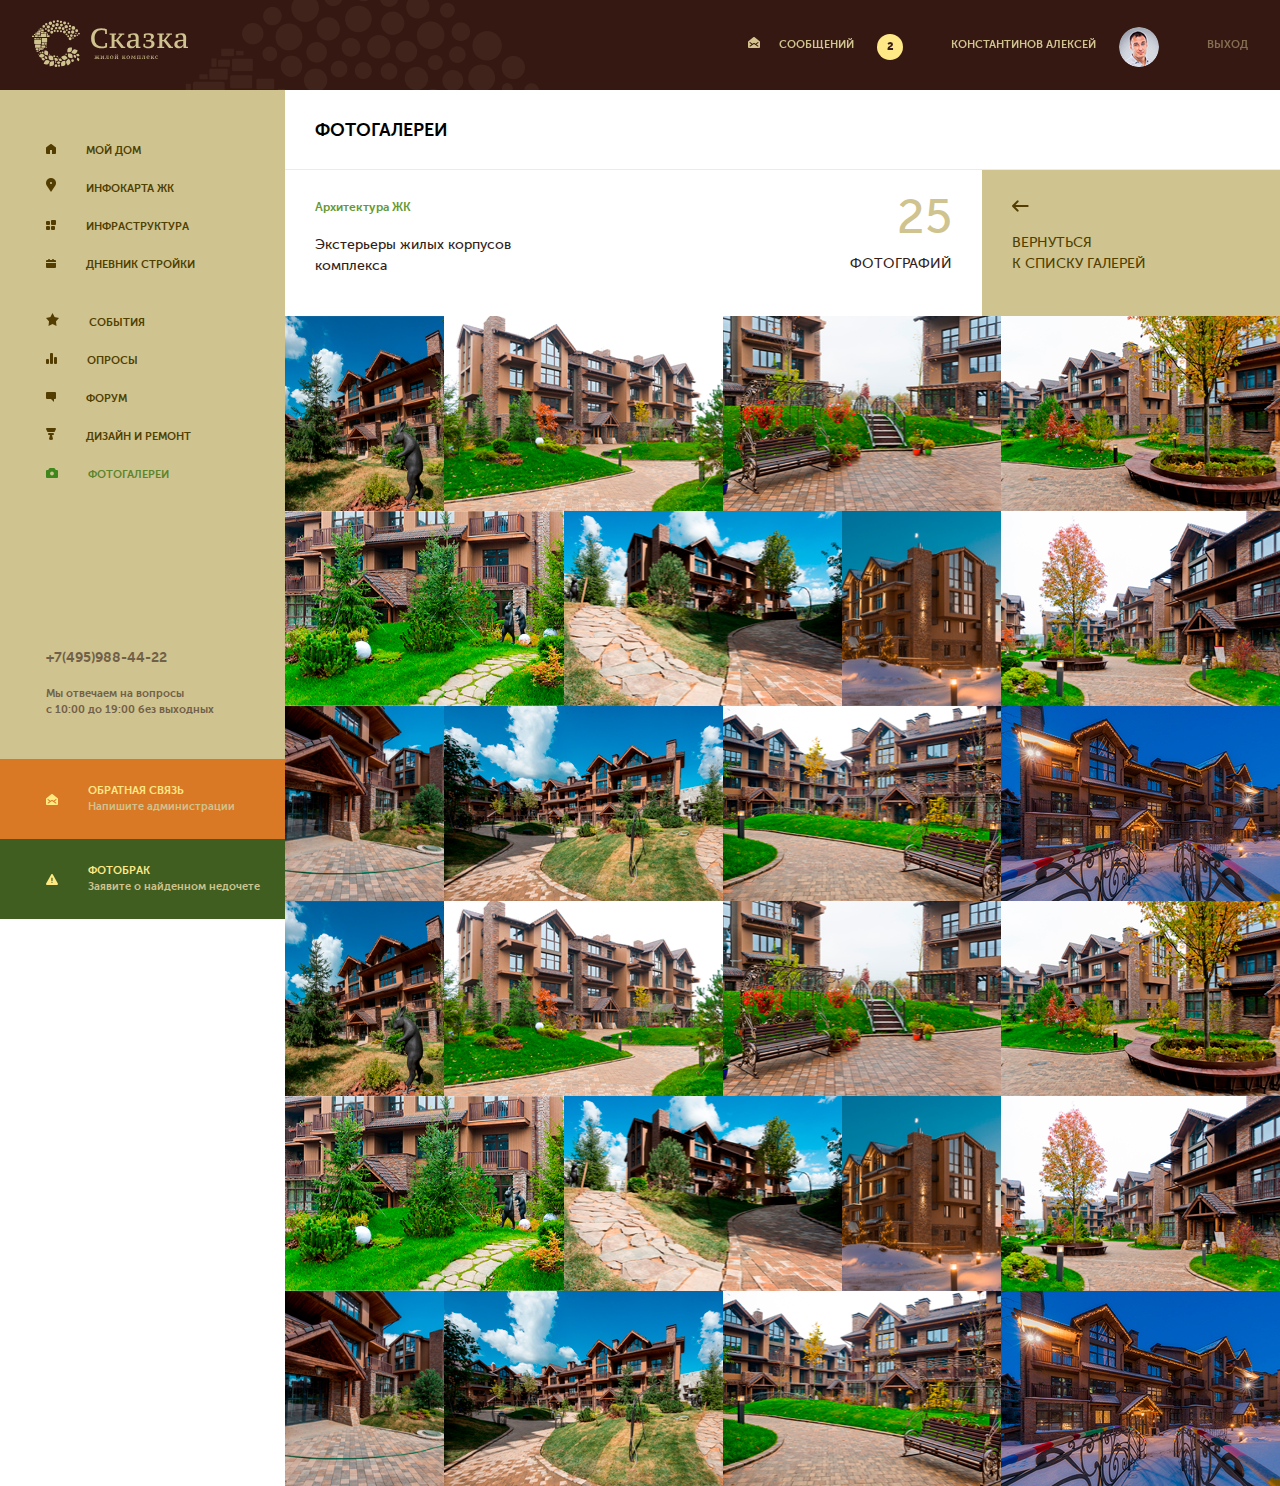
<file: index.html>
<!DOCTYPE html>
<html lang="ru">
<head>
	<meta charset="utf-8">
	<meta http-equiv="X-UA-Compatible" content="IE=edge">
    <meta name="viewport" content="width=device-width, initial-scale=1">
	<title>Gallery</title>
    <link rel="stylesheet" href="css/style.css" type="text/css">
    <link rel="stylesheet" href="css/magnific-popup.css">
    <link rel="stylesheet" href="font-awesome/css/font-awesome.min.css">
</head>
<body>
    <header>
        <div class="logo"><a href="#"></a></div>
        <div class="user">
            <i class="icon"></i>
            <span class="user_messages">сообщений</span>
            <i class="user_messages_unread">2</i>
            <span class="user_id">константинов алексей</span>
            <i class="user_photo"></i>
            <a href="#">выход</a>
        </div>
    </header>
    
    <section class="content">
        <aside class="sidebar">
            <div class="menu-mobile">
                <div class="close">
                    <i class="fa fa-times-circle"></i>
                </div>
                <ul class="menu">
                    <li><i class="icon sidebar__icon_home"></i><a href="#">мой дом</a></li>
                    <li><i class="icon sidebar__icon_map"></i><a href="#">инфокарта жк</a></li>
                    <li><i class="icon sidebar__icon_inf"></i><a href="#">инфраструктура</a></li>
                    <li><i class="icon sidebar__icon_hist"></i><a href="#">дневник стройки</a></li>
                    <li><i class="icon sidebar__icon_star"></i><a href="#">события</a></li>
                    <li><i class="icon sidebar__icon_grap"></i><a href="#">опросы</a></li>
                    <li><i class="icon sidebar__icon_forum"></i><a href="#">форум</a></li>
                    <li><i class="icon sidebar__icon_design"></i><a href="#">дизайн и ремонт</a></li>
                    <li><i class="icon sidebar__icon_photo"></i><a href="#">фотогалереи</a></li>
                    <li class="contacts">
                        <p>+7(495)988-44-22</p>
                        <span>Мы отвечаем на вопросы<br>с 10:00 до 19:00 без выходных</span>
                    </li>
                </ul>
            </div>
            <div class="menu_block">
                <div class="menu_icon">
                    <i class="fa fa-bars"></i>
                </div>
            </div>
            <ul class="feedback">
                <li><i class="icon sidebar__icon_feedback"></i><a href="#">обратная связь<br><span>Напишите администрации</span></a></li>
            </ul>
            <ul class="defect">
                <li><i class="icon sidebar__icon_defect"></i><a href="#">фотобрак<br><span>Заявите о найденном недочете</span></a></li>
            </ul>
        </aside>

        <main>
            <header>
                <h1>фотогалереи</h1>
                <div class="page_info">
                    <div class="page_info_left">
                        <p>Архитектура ЖК</p>
                        <h2>Экстерьеры жилых корпусов<br>комплекса</h2>
                    </div>
                    <div class="page_info_right">
                    <span>25</span><br>фотографий</div>
                </div>
                <div class="page_back">
                    <a href="#"><i class="icon"></i><span>вернуться<br>к списку галерей</span></a>
                </div>
            </header>
            <div class="clearfix"></div>

            <div class="popup-gallery">
                <a href="img/1.png"><div class="gallery_img img1"></div></a>
                <a href="img/2b.png"><div class="gallery_img img2"></div></a>
                <a href="img/3.png"><div class="gallery_img img3"></div></a>
                <a href="img/4.png"><div class="gallery_img img4"></div></a>
                <a href="img/5.png"><div class="gallery_img img5"></div></a>
                <a href="img/6.png"><div class="gallery_img img6"></div></a>
                <a href="img/7.png"><div class="gallery_img img7"></div></a>
                <a href="img/8.png"><div class="gallery_img img8"></div></a>
                <a href="img/9.png"><div class="gallery_img img9"></div></a>
                <a href="img/10.png"><div class="gallery_img img10"></div></a>
                <a href="img/11.png"><div class="gallery_img img11"></div></a>
                <a href="img/12.png"><div class="gallery_img img12"></div></a>

                <a href="img/1.png"><div class="gallery_img img1"></div></a>
                <a href="img/2b.png"><div class="gallery_img img2"></div></a>
                <a href="img/3.png"><div class="gallery_img img3"></div></a>
                <a href="img/4.png"><div class="gallery_img img4"></div></a>
                <a href="img/5.png"><div class="gallery_img img5"></div></a>
                <a href="img/6.png"><div class="gallery_img img6"></div></a>
                <a href="img/7.png"><div class="gallery_img img7"></div></a>
                <a href="img/8.png"><div class="gallery_img img8"></div></a>
                <a href="img/9.png"><div class="gallery_img img9"></div></a>
                <a href="img/10.png"><div class="gallery_img img10"></div></a>
                <a href="img/11.png"><div class="gallery_img img11"></div></a>
                <a href="img/12.png"><div class="gallery_img img12"></div></a>
            </div>
        </main> 
    </section> 
    
<script src="https://ajax.googleapis.com/ajax/libs/jquery/3.2.1/jquery.min.js"></script>
<script src="js/mine.js"></script>
<script src="js/jquery.magnific-popup.js"></script>
</body>
</html>
</file>
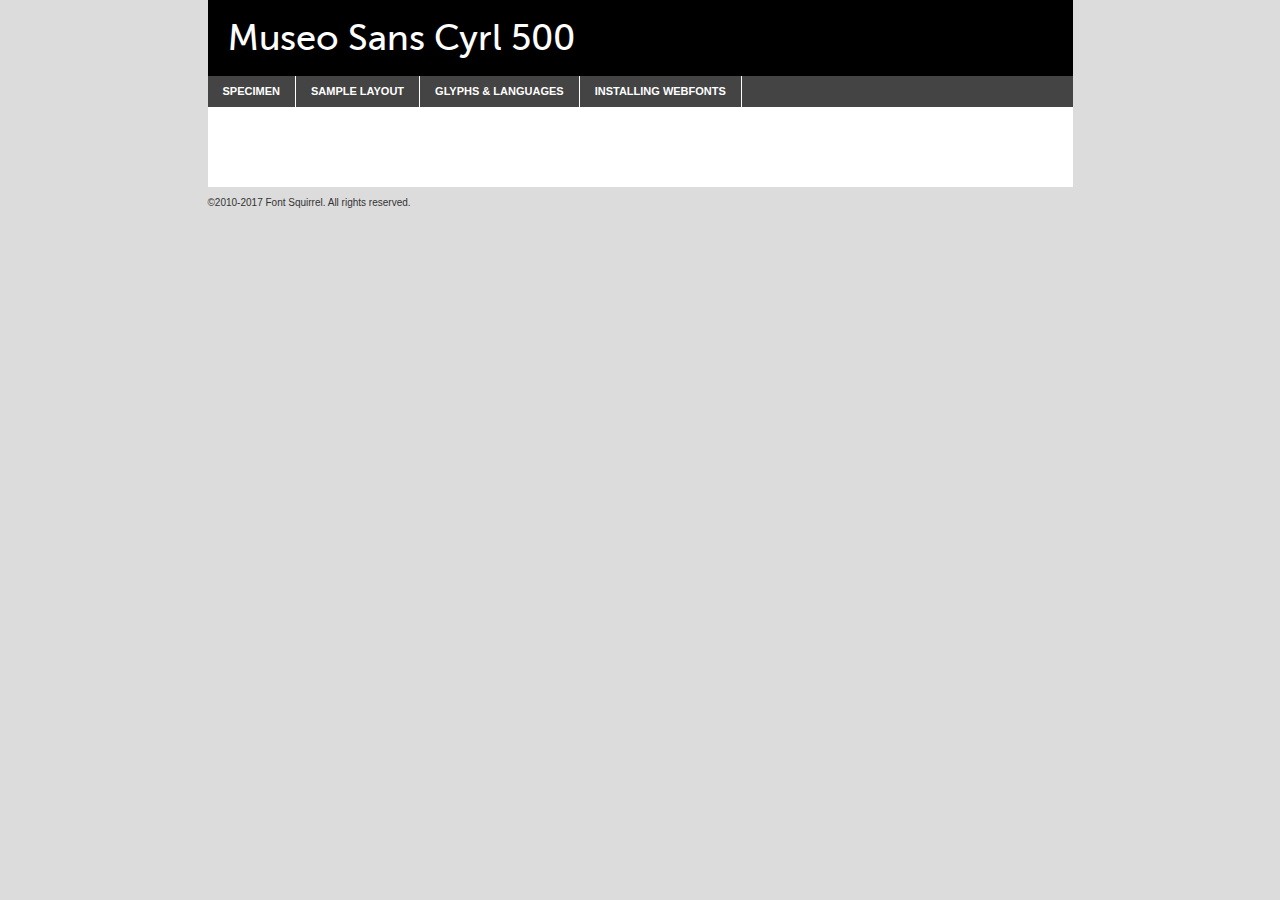
<file: fonts/MuseoSansCyrl_500/museosanscyrl-500-demo.html>
<!DOCTYPE html PUBLIC "-//W3C//DTD XHTML 1.0 Transitional//EN"
	"http://www.w3.org/TR/xhtml1/DTD/xhtml1-transitional.dtd">

<html xmlns="http://www.w3.org/1999/xhtml" xml:lang="en" lang="en">
<head>
	<meta http-equiv="Content-Type" content="text/html; charset=utf-8" />
	<script src="http://ajax.googleapis.com/ajax/libs/jquery/1.7.2/jquery.min.js" type="text/javascript" charset="utf-8"></script>
	<script type="text/javascript">
	(function($){$.fn.easyTabs=function(option){var param=jQuery.extend({fadeSpeed:"fast",defaultContent:1,activeClass:'active'},option);$(this).each(function(){var thisId="#"+this.id;if(param.defaultContent==''){param.defaultContent=1;}
	if(typeof param.defaultContent=="number")
	{var defaultTab=$(thisId+" .tabs li:eq("+(param.defaultContent-1)+") a").attr('href').substr(1);}else{var defaultTab=param.defaultContent;}
	$(thisId+" .tabs li a").each(function(){var tabToHide=$(this).attr('href').substr(1);$("#"+tabToHide).addClass('easytabs-tab-content');});hideAll();changeContent(defaultTab);function hideAll(){$(thisId+" .easytabs-tab-content").hide();}
	function changeContent(tabId){hideAll();$(thisId+" .tabs li").removeClass(param.activeClass);$(thisId+" .tabs li a[href=#"+tabId+"]").closest('li').addClass(param.activeClass);if(param.fadeSpeed!="none")
	{$(thisId+" #"+tabId).fadeIn(param.fadeSpeed);}else{$(thisId+" #"+tabId).show();}}
	$(thisId+" .tabs li").click(function(){var tabId=$(this).find('a').attr('href').substr(1);changeContent(tabId);return false;});});}})(jQuery);
	</script>
	<link rel="stylesheet" href="specimen_files/specimen_stylesheet.css" type="text/css" charset="utf-8" />
	<link rel="stylesheet" href="stylesheet.css" type="text/css" charset="utf-8" />

	<style type="text/css">
					body{
				font-family: 'museo_sans_cyrl500';
							}
		</style>

	<title>Museo Sans Cyrl 500 Specimen</title>
	
	
	<script type="text/javascript" charset="utf-8">
		$(document).ready(function() {
			$('#container').easyTabs({defaultContent:1});
		});
	</script>
</head>

<body>
<div id="container">
	<div id="header">
		Museo Sans Cyrl 500	</div>
	<ul class="tabs">
		<li><a href="#specimen">Specimen</a></li>
		<li><a href="#layout">Sample Layout</a></li>
				<li><a href="#glyphs">Glyphs &amp; Languages</a></li>
		<li><a href="#installing">Installing Webfonts</a></li>
		
	</ul>
	
	<div id="main_content">

		
			<div id="specimen">
		
				<div class="section">
					<div class="grid12 firstcol">
						<div class="huge">AaBb</div>
					</div>
				</div>
		
				<div class="section">
					<div class="glyph_range">A&#x200B;B&#x200b;C&#x200b;D&#x200b;E&#x200b;F&#x200b;G&#x200b;H&#x200b;I&#x200b;J&#x200b;K&#x200b;L&#x200b;M&#x200b;N&#x200b;O&#x200b;P&#x200b;Q&#x200b;R&#x200b;S&#x200b;T&#x200b;U&#x200b;V&#x200b;W&#x200b;X&#x200b;Y&#x200b;Z&#x200b;a&#x200b;b&#x200b;c&#x200b;d&#x200b;e&#x200b;f&#x200b;g&#x200b;h&#x200b;i&#x200b;j&#x200b;k&#x200b;l&#x200b;m&#x200b;n&#x200b;o&#x200b;p&#x200b;q&#x200b;r&#x200b;s&#x200b;t&#x200b;u&#x200b;v&#x200b;w&#x200b;x&#x200b;y&#x200b;z&#x200b;1&#x200b;2&#x200b;3&#x200b;4&#x200b;5&#x200b;6&#x200b;7&#x200b;8&#x200b;9&#x200b;0&#x200b;&amp;&#x200b;.&#x200b;,&#x200b;?&#x200b;!&#x200b;&#64;&#x200b;(&#x200b;)&#x200b;#&#x200b;$&#x200b;%&#x200b;*&#x200b;+&#x200b;-&#x200b;=&#x200b;:&#x200b;;</div>
				</div>
				<div class="section">
					<div class="grid12 firstcol">
						<table class="sample_table">
							<tr><td>10</td><td class="size10">abcdefghijklmnopqrstuvwxyzABCDEFGHIJKLMNOPQRSTUVWXYZ0123456789abcdefghijklmnopqrstuvwxyzABCDEFGHIJKLMNOPQRSTUVWXYZ0123456789abcdefghijklmnopqrstuvwxyzABCDEFGHIJKLMNOPQRSTUVWXYZ</td></tr>
							<tr><td>11</td><td class="size11">abcdefghijklmnopqrstuvwxyzABCDEFGHIJKLMNOPQRSTUVWXYZ0123456789abcdefghijklmnopqrstuvwxyzABCDEFGHIJKLMNOPQRSTUVWXYZ0123456789abcdefghijklmnopqrstuvwxyzABCDEFGHIJKLMNOPQRSTUVWXYZ</td></tr>
							<tr><td>12</td><td class="size12">abcdefghijklmnopqrstuvwxyzABCDEFGHIJKLMNOPQRSTUVWXYZ0123456789abcdefghijklmnopqrstuvwxyzABCDEFGHIJKLMNOPQRSTUVWXYZ0123456789abcdefghijklmnopqrstuvwxyzABCDEFGHIJKLMNOPQRSTUVWXYZ</td></tr>
							<tr><td>13</td><td class="size13">abcdefghijklmnopqrstuvwxyzABCDEFGHIJKLMNOPQRSTUVWXYZ0123456789abcdefghijklmnopqrstuvwxyzABCDEFGHIJKLMNOPQRSTUVWXYZ0123456789abcdefghijklmnopqrstuvwxyzABCDEFGHIJKLMNOPQRSTUVWXYZ</td></tr>
							<tr><td>14</td><td class="size14">abcdefghijklmnopqrstuvwxyzABCDEFGHIJKLMNOPQRSTUVWXYZ0123456789abcdefghijklmnopqrstuvwxyzABCDEFGHIJKLMNOPQRSTUVWXYZ0123456789abcdefghijklmnopqrstuvwxyzABCDEFGHIJKLMNOPQRSTUVWXYZ</td></tr>
							<tr><td>16</td><td class="size16">abcdefghijklmnopqrstuvwxyzABCDEFGHIJKLMNOPQRSTUVWXYZ0123456789abcdefghijklmnopqrstuvwxyzABCDEFGHIJKLMNOPQRSTUVWXYZ</td></tr>
							<tr><td>18</td><td class="size18">abcdefghijklmnopqrstuvwxyzABCDEFGHIJKLMNOPQRSTUVWXYZ0123456789abcdefghijklmnopqrstuvwxyzABCDEFGHIJKLMNOPQRSTUVWXYZ</td></tr>
							<tr><td>20</td><td class="size20">abcdefghijklmnopqrstuvwxyzABCDEFGHIJKLMNOPQRSTUVWXYZ0123456789abcdefghijklmnopqrstuvwxyzABCDEFGHIJKLMNOPQRSTUVWXYZ</td></tr>
							<tr><td>24</td><td class="size24">abcdefghijklmnopqrstuvwxyzABCDEFGHIJKLMNOPQRSTUVWXYZ0123456789abcdefghijklmnopqrstuvwxyzABCDEFGHIJKLMNOPQRSTUVWXYZ</td></tr>
							<tr><td>30</td><td class="size30">abcdefghijklmnopqrstuvwxyzABCDEFGHIJKLMNOPQRSTUVWXYZ0123456789abcdefghijklmnopqrstuvwxyzABCDEFGHIJKLMNOPQRSTUVWXYZ</td></tr>
							<tr><td>36</td><td class="size36">abcdefghijklmnopqrstuvwxyzABCDEFGHIJKLMNOPQRSTUVWXYZ0123456789abcdefghijklmnopqrstuvwxyzABCDEFGHIJKLMNOPQRSTUVWXYZ</td></tr>
							<tr><td>48</td><td class="size48">abcdefghijklmnopqrstuvwxyzABCDEFGHIJKLMNOPQRSTUVWXYZ0123456789abcdefghijklmnopqrstuvwxyzABCDEFGHIJKLMNOPQRSTUVWXYZ</td></tr>
							<tr><td>60</td><td class="size60">abcdefghijklmnopqrstuvwxyzABCDEFGHIJKLMNOPQRSTUVWXYZ0123456789abcdefghijklmnopqrstuvwxyzABCDEFGHIJKLMNOPQRSTUVWXYZ</td></tr>
							<tr><td>72</td><td class="size72">abcdefghijklmnopqrstuvwxyzABCDEFGHIJKLMNOPQRSTUVWXYZ0123456789abcdefghijklmnopqrstuvwxyzABCDEFGHIJKLMNOPQRSTUVWXYZ</td></tr>
							<tr><td>90</td><td class="size90">abcdefghijklmnopqrstuvwxyzABCDEFGHIJKLMNOPQRSTUVWXYZ0123456789abcdefghijklmnopqrstuvwxyzABCDEFGHIJKLMNOPQRSTUVWXYZ</td></tr>
						</table>
				
					</div>
			
				</div>
		
		
		
								<div class="section" id="bodycomparison">


										<div id="xheight">
				<div class="fontbody">&#x25FC;&#x25FC;&#x25FC;&#x25FC;&#x25FC;&#x25FC;&#x25FC;&#x25FC;&#x25FC;&#x25FC;&#x25FC;&#x25FC;&#x25FC;&#x25FC;&#x25FC;&#x25FC;&#x25FC;&#x25FC;&#x25FC;&#x25FC;&#x25FC;&#x25FC;&#x25FC;&#x25FC;&#x25FC;&#x25FC;&#x25FC;&#x25FC;&#x25FC;&#x25FC;&#x25FC;&#x25FC;&#x25FC;&#x25FC;&#x25FC;&#x25FC;&#x25FC;&#x25FC;&#x25FC;&#x25FC;&#x25FC;&#x25FC;&#x25FC;&#x25FC;&#x25FC;&#x25FC;&#x25FC;&#x25FC;&#x25FC;&#x25FC;&#x25FC;&#x25FC;&#x25FC;&#x25FC;&#x25FC;&#x25FC;&#x25FC;&#x25FC;&#x25FC;&#x25FC;&#x25FC;&#x25FC;&#x25FC;&#x25FC;&#x25FC;&#x25FC;&#x25FC;&#x25FC;&#x25FC;&#x25FC;&#x25FC;&#x25FC;&#x25FC;&#x25FC;&#x25FC;&#x25FC;&#x25FC;&#x25FC;&#x25FC;&#x25FC;&#x25FC;&#x25FC;&#x25FC;&#x25FC;&#x25FC;&#x25FC;&#x25FC;&#x25FC;&#x25FC;&#x25FC;&#x25FC;&#x25FC;&#x25FC;&#x25FC;&#x25FC;&#x25FC;&#x25FC;&#x25FC;&#x25FC;body</div><div class="arialbody">body</div><div class="verdanabody">body</div><div class="georgiabody">body</div></div>
										<div class="fontbody" style="z-index:1">
											body<span>Museo Sans Cyrl 500</span>
										</div>
										<div class="arialbody" style="z-index:1">
											body<span>Arial</span>
										</div>
										<div class="verdanabody" style="z-index:1">
											body<span>Verdana</span>
										</div>
										<div class="georgiabody" style="z-index:1">
											body<span>Georgia</span>
										</div>



								</div>
		
		
				<div class="section psample psample_row1" id="">
					
					<div class="grid2 firstcol">
						<p class="size10"><span>10.</span>Aenean lacinia bibendum nulla sed consectetur. Fusce dapibus, tellus ac cursus commodo, tortor mauris condimentum nibh, ut fermentum massa justo sit amet risus. Nullam id dolor id nibh ultricies vehicula ut id elit. Cum sociis natoque penatibus et magnis dis parturient montes, nascetur ridiculus mus. Nulla vitae elit libero, a pharetra augue.</p>
			
					</div>
					<div class="grid3">
						<p class="size11"><span>11.</span>Aenean lacinia bibendum nulla sed consectetur. Fusce dapibus, tellus ac cursus commodo, tortor mauris condimentum nibh, ut fermentum massa justo sit amet risus. Nullam id dolor id nibh ultricies vehicula ut id elit. Cum sociis natoque penatibus et magnis dis parturient montes, nascetur ridiculus mus. Nulla vitae elit libero, a pharetra augue.</p>
			
					</div>
					<div class="grid3">
						<p class="size12"><span>12.</span>Aenean lacinia bibendum nulla sed consectetur. Fusce dapibus, tellus ac cursus commodo, tortor mauris condimentum nibh, ut fermentum massa justo sit amet risus. Nullam id dolor id nibh ultricies vehicula ut id elit. Cum sociis natoque penatibus et magnis dis parturient montes, nascetur ridiculus mus. Nulla vitae elit libero, a pharetra augue.</p>
			
					</div>
					<div class="grid4">
						<p class="size13"><span>13.</span>Aenean lacinia bibendum nulla sed consectetur. Fusce dapibus, tellus ac cursus commodo, tortor mauris condimentum nibh, ut fermentum massa justo sit amet risus. Nullam id dolor id nibh ultricies vehicula ut id elit. Cum sociis natoque penatibus et magnis dis parturient montes, nascetur ridiculus mus. Nulla vitae elit libero, a pharetra augue.</p>
			
					</div>
					<div class="white_blend"></div>
					
				</div>
				<div class="section psample psample_row2" id="">
					<div class="grid3 firstcol">
						<p class="size14"><span>14.</span>Aenean lacinia bibendum nulla sed consectetur. Fusce dapibus, tellus ac cursus commodo, tortor mauris condimentum nibh, ut fermentum massa justo sit amet risus. Nullam id dolor id nibh ultricies vehicula ut id elit. Cum sociis natoque penatibus et magnis dis parturient montes, nascetur ridiculus mus. Nulla vitae elit libero, a pharetra augue.</p>
			
					</div>
					<div class="grid4">
						<p class="size16"><span>16.</span>Aenean lacinia bibendum nulla sed consectetur. Fusce dapibus, tellus ac cursus commodo, tortor mauris condimentum nibh, ut fermentum massa justo sit amet risus. Nullam id dolor id nibh ultricies vehicula ut id elit. Cum sociis natoque penatibus et magnis dis parturient montes, nascetur ridiculus mus. Nulla vitae elit libero, a pharetra augue.</p>
			
					</div>
					<div class="grid5">
						<p class="size18"><span>18.</span>Aenean lacinia bibendum nulla sed consectetur. Fusce dapibus, tellus ac cursus commodo, tortor mauris condimentum nibh, ut fermentum massa justo sit amet risus. Nullam id dolor id nibh ultricies vehicula ut id elit. Cum sociis natoque penatibus et magnis dis parturient montes, nascetur ridiculus mus. Nulla vitae elit libero, a pharetra augue.</p>
			
					</div>

					<div class="white_blend"></div>

				</div>
				
				<div class="section psample psample_row3" id="">
					<div class="grid5 firstcol">
						<p class="size20"><span>20.</span>Aenean lacinia bibendum nulla sed consectetur. Fusce dapibus, tellus ac cursus commodo, tortor mauris condimentum nibh, ut fermentum massa justo sit amet risus. Nullam id dolor id nibh ultricies vehicula ut id elit. Cum sociis natoque penatibus et magnis dis parturient montes, nascetur ridiculus mus. Nulla vitae elit libero, a pharetra augue.</p>
					</div>
					<div class="grid7">
						<p class="size24"><span>24.</span>Aenean lacinia bibendum nulla sed consectetur. Fusce dapibus, tellus ac cursus commodo, tortor mauris condimentum nibh, ut fermentum massa justo sit amet risus. Nullam id dolor id nibh ultricies vehicula ut id elit. Cum sociis natoque penatibus et magnis dis parturient montes, nascetur ridiculus mus. Nulla vitae elit libero, a pharetra augue.</p>
					</div>
					
					<div class="white_blend"></div>
					
				</div>
				
				<div class="section psample psample_row4" id="">
					<div class="grid12 firstcol">
						<p class="size30"><span>30.</span>Aenean lacinia bibendum nulla sed consectetur. Fusce dapibus, tellus ac cursus commodo, tortor mauris condimentum nibh, ut fermentum massa justo sit amet risus. Nullam id dolor id nibh ultricies vehicula ut id elit. Cum sociis natoque penatibus et magnis dis parturient montes, nascetur ridiculus mus. Nulla vitae elit libero, a pharetra augue.</p>
					</div>
					<div class="white_blend"></div>
					
				</div>
				
				
				
				<div class="section psample psample_row1 fullreverse">
					<div class="grid2 firstcol">
						<p class="size10"><span>10.</span>Aenean lacinia bibendum nulla sed consectetur. Fusce dapibus, tellus ac cursus commodo, tortor mauris condimentum nibh, ut fermentum massa justo sit amet risus. Nullam id dolor id nibh ultricies vehicula ut id elit. Cum sociis natoque penatibus et magnis dis parturient montes, nascetur ridiculus mus. Nulla vitae elit libero, a pharetra augue.</p>
			
					</div>
					<div class="grid3">
						<p class="size11"><span>11.</span>Aenean lacinia bibendum nulla sed consectetur. Fusce dapibus, tellus ac cursus commodo, tortor mauris condimentum nibh, ut fermentum massa justo sit amet risus. Nullam id dolor id nibh ultricies vehicula ut id elit. Cum sociis natoque penatibus et magnis dis parturient montes, nascetur ridiculus mus. Nulla vitae elit libero, a pharetra augue.</p>
			
					</div>
					<div class="grid3">
						<p class="size12"><span>12.</span>Aenean lacinia bibendum nulla sed consectetur. Fusce dapibus, tellus ac cursus commodo, tortor mauris condimentum nibh, ut fermentum massa justo sit amet risus. Nullam id dolor id nibh ultricies vehicula ut id elit. Cum sociis natoque penatibus et magnis dis parturient montes, nascetur ridiculus mus. Nulla vitae elit libero, a pharetra augue.</p>
			
					</div>
					<div class="grid4">
						<p class="size13"><span>13.</span>Aenean lacinia bibendum nulla sed consectetur. Fusce dapibus, tellus ac cursus commodo, tortor mauris condimentum nibh, ut fermentum massa justo sit amet risus. Nullam id dolor id nibh ultricies vehicula ut id elit. Cum sociis natoque penatibus et magnis dis parturient montes, nascetur ridiculus mus. Nulla vitae elit libero, a pharetra augue.</p>
			
					</div>
					<div class="black_blend"></div>
					
				</div>
				
				<div class="section psample psample_row2 fullreverse">
					<div class="grid3 firstcol">
						<p class="size14"><span>14.</span>Aenean lacinia bibendum nulla sed consectetur. Fusce dapibus, tellus ac cursus commodo, tortor mauris condimentum nibh, ut fermentum massa justo sit amet risus. Nullam id dolor id nibh ultricies vehicula ut id elit. Cum sociis natoque penatibus et magnis dis parturient montes, nascetur ridiculus mus. Nulla vitae elit libero, a pharetra augue.</p>
			
					</div>
					<div class="grid4">
						<p class="size16"><span>16.</span>Aenean lacinia bibendum nulla sed consectetur. Fusce dapibus, tellus ac cursus commodo, tortor mauris condimentum nibh, ut fermentum massa justo sit amet risus. Nullam id dolor id nibh ultricies vehicula ut id elit. Cum sociis natoque penatibus et magnis dis parturient montes, nascetur ridiculus mus. Nulla vitae elit libero, a pharetra augue.</p>
			
					</div>
					<div class="grid5">
						<p class="size18"><span>18.</span>Aenean lacinia bibendum nulla sed consectetur. Fusce dapibus, tellus ac cursus commodo, tortor mauris condimentum nibh, ut fermentum massa justo sit amet risus. Nullam id dolor id nibh ultricies vehicula ut id elit. Cum sociis natoque penatibus et magnis dis parturient montes, nascetur ridiculus mus. Nulla vitae elit libero, a pharetra augue.</p>
			
					</div>
					<div class="black_blend"></div>

				</div>
				
				<div class="section psample fullreverse psample_row3" id="">
					<div class="grid5 firstcol">
						<p class="size20"><span>20.</span>Aenean lacinia bibendum nulla sed consectetur. Fusce dapibus, tellus ac cursus commodo, tortor mauris condimentum nibh, ut fermentum massa justo sit amet risus. Nullam id dolor id nibh ultricies vehicula ut id elit. Cum sociis natoque penatibus et magnis dis parturient montes, nascetur ridiculus mus. Nulla vitae elit libero, a pharetra augue.</p>
					</div>
					<div class="grid7">
						<p class="size24"><span>24.</span>Aenean lacinia bibendum nulla sed consectetur. Fusce dapibus, tellus ac cursus commodo, tortor mauris condimentum nibh, ut fermentum massa justo sit amet risus. Nullam id dolor id nibh ultricies vehicula ut id elit. Cum sociis natoque penatibus et magnis dis parturient montes, nascetur ridiculus mus. Nulla vitae elit libero, a pharetra augue.</p>
					</div>
					
					<div class="black_blend"></div>
					
				</div>
				
				<div class="section psample fullreverse psample_row4" id="" style="border-bottom: 20px #000 solid;">
					<div class="grid12 firstcol">
						<p class="size30"><span>30.</span>Aenean lacinia bibendum nulla sed consectetur. Fusce dapibus, tellus ac cursus commodo, tortor mauris condimentum nibh, ut fermentum massa justo sit amet risus. Nullam id dolor id nibh ultricies vehicula ut id elit. Cum sociis natoque penatibus et magnis dis parturient montes, nascetur ridiculus mus. Nulla vitae elit libero, a pharetra augue.</p>
					</div>
					<div class="black_blend"></div>
					
				</div>
				
				
				
				
			</div>
			
			<div id="layout">
				
				<div class="section">
					
					<div class="grid12 firstcol">
						<h1>Lorem Ipsum Dolor</h1>
						<h2>Etiam porta sem malesuada magna mollis euismod</h2>
						
						<p class="byline">By <a href="#link">Aenean Lacinia</a></p>
					</div>
				</div>
				<div class="section">
					<div class="grid8 firstcol">
						<p class="large">Donec sed odio dui. Morbi leo risus, porta ac consectetur ac, vestibulum at eros. Fusce dapibus, tellus ac cursus commodo, tortor mauris condimentum nibh, ut fermentum massa justo sit amet risus. </p>

						
						<h3>Pellentesque ornare sem</h3>

						<p>Maecenas sed diam eget risus varius blandit sit amet non magna. Maecenas faucibus mollis interdum. Donec ullamcorper nulla non metus auctor fringilla. Nullam id dolor id nibh ultricies vehicula ut id elit. Nullam id dolor id nibh ultricies vehicula ut id elit. </p>

						<p>Aenean eu leo quam. Pellentesque ornare sem lacinia quam venenatis vestibulum. Lorem ipsum dolor sit amet, consectetur adipiscing elit. Cum sociis natoque penatibus et magnis dis parturient montes, nascetur ridiculus mus. </p>

						<p>Nulla vitae elit libero, a pharetra augue. Praesent commodo cursus magna, vel scelerisque nisl consectetur et. Aenean lacinia bibendum nulla sed consectetur. </p>

						<p>Nullam quis risus eget urna mollis ornare vel eu leo. Nullam quis risus eget urna mollis ornare vel eu leo. Maecenas sed diam eget risus varius blandit sit amet non magna. Donec ullamcorper nulla non metus auctor fringilla. </p>

						<h3>Cras mattis consectetur</h3>

						<p>Aenean eu leo quam. Pellentesque ornare sem lacinia quam venenatis vestibulum. Aenean lacinia bibendum nulla sed consectetur. Integer posuere erat a ante venenatis dapibus posuere velit aliquet. Cras mattis consectetur purus sit amet fermentum. </p>

						<p>Nullam id dolor id nibh ultricies vehicula ut id elit. Nullam quis risus eget urna mollis ornare vel eu leo. Cras mattis consectetur purus sit amet fermentum.</p>
					</div>
					
					<div class="grid4 sidebar">
						
						<div class="box reverse">
							<p class="last">Nullam quis risus eget urna mollis ornare vel eu leo. Donec ullamcorper nulla non metus auctor fringilla. Cras mattis consectetur purus sit amet fermentum. Sed posuere consectetur est at lobortis. Lorem ipsum dolor sit amet, consectetur adipiscing elit. </p>
						</div>
						
						<p class="caption">Maecenas sed diam eget risus varius.</p>

						<p>Vestibulum id ligula porta felis euismod semper. Integer posuere erat a ante venenatis dapibus posuere velit aliquet. Vestibulum id ligula porta felis euismod semper. Sed posuere consectetur est at lobortis. Maecenas sed diam eget risus varius blandit sit amet non magna. Fusce dapibus, tellus ac cursus commodo, tortor mauris condimentum nibh, ut fermentum massa justo sit amet risus. </p>

					

						<p>Duis mollis, est non commodo luctus, nisi erat porttitor ligula, eget lacinia odio sem nec elit. Aenean lacinia bibendum nulla sed consectetur. Vivamus sagittis lacus vel augue laoreet rutrum faucibus dolor auctor. Aenean lacinia bibendum nulla sed consectetur. Nullam quis risus eget urna mollis ornare vel eu leo. </p>

						<p>Praesent commodo cursus magna, vel scelerisque nisl consectetur et. Donec ullamcorper nulla non metus auctor fringilla. Maecenas faucibus mollis interdum. Fusce dapibus, tellus ac cursus commodo, tortor mauris condimentum nibh, ut fermentum massa justo sit amet risus. </p>

					</div>
				</div>
				
			</div>


			



		<div id="glyphs">
			<div class="section">
				<div class="grid12 firstcol">
			
				<h1>Language Support</h1>
				<p>The subset of Museo Sans Cyrl 500 in this kit supports the following languages:<br />
			
					Cyrillic, English, Arrernte, Bislama, Cebuano, Fijian, Gilbertese, Hmong, Ibanag, Iloko_ilokano, Interglossa_glosa, Interlingua, Lojban, Norfolk_pitcairnese, Oromo, Rotokas, Seychelles_creole, Shona, Somali, Southern_ndebele, Swahili, Swati_swazi, Tok_pisin, Turkmen_cyrillic, Uyghur_cyrillic, Votic_cyrillic, Warlpiri, Xhosa, Zulu, Latinbasic, Ubasic, Demo, Moldovan				</p>
				<h1>Glyph Chart</h1>
				<p>The subset of Museo Sans Cyrl 500 in this kit includes all the glyphs listed below. Unicode entities are included above each glyph to help you insert individual characters into your layout.</p>
				<div id="glyph_chart">
			
																				 <div><p>&amp;#32;</p>&#32;</div>
																				 <div><p>&amp;#33;</p>&#33;</div>
																				 <div><p>&amp;#34;</p>&#34;</div>
																				 <div><p>&amp;#35;</p>&#35;</div>
																				 <div><p>&amp;#36;</p>&#36;</div>
																				 <div><p>&amp;#37;</p>&#37;</div>
																				 <div><p>&amp;#38;</p>&#38;</div>
																				 <div><p>&amp;#39;</p>&#39;</div>
																				 <div><p>&amp;#40;</p>&#40;</div>
																				 <div><p>&amp;#41;</p>&#41;</div>
																				 <div><p>&amp;#42;</p>&#42;</div>
																				 <div><p>&amp;#43;</p>&#43;</div>
																				 <div><p>&amp;#44;</p>&#44;</div>
																				 <div><p>&amp;#45;</p>&#45;</div>
																				 <div><p>&amp;#46;</p>&#46;</div>
																				 <div><p>&amp;#47;</p>&#47;</div>
																				 <div><p>&amp;#48;</p>&#48;</div>
																				 <div><p>&amp;#49;</p>&#49;</div>
																				 <div><p>&amp;#50;</p>&#50;</div>
																				 <div><p>&amp;#51;</p>&#51;</div>
																				 <div><p>&amp;#52;</p>&#52;</div>
																				 <div><p>&amp;#53;</p>&#53;</div>
																				 <div><p>&amp;#54;</p>&#54;</div>
																				 <div><p>&amp;#55;</p>&#55;</div>
																				 <div><p>&amp;#56;</p>&#56;</div>
																				 <div><p>&amp;#57;</p>&#57;</div>
																				 <div><p>&amp;#58;</p>&#58;</div>
																				 <div><p>&amp;#59;</p>&#59;</div>
																				 <div><p>&amp;#60;</p>&#60;</div>
																				 <div><p>&amp;#61;</p>&#61;</div>
																				 <div><p>&amp;#62;</p>&#62;</div>
																				 <div><p>&amp;#63;</p>&#63;</div>
																				 <div><p>&amp;#64;</p>&#64;</div>
																				 <div><p>&amp;#65;</p>&#65;</div>
																				 <div><p>&amp;#66;</p>&#66;</div>
																				 <div><p>&amp;#67;</p>&#67;</div>
																				 <div><p>&amp;#68;</p>&#68;</div>
																				 <div><p>&amp;#69;</p>&#69;</div>
																				 <div><p>&amp;#70;</p>&#70;</div>
																				 <div><p>&amp;#71;</p>&#71;</div>
																				 <div><p>&amp;#72;</p>&#72;</div>
																				 <div><p>&amp;#73;</p>&#73;</div>
																				 <div><p>&amp;#74;</p>&#74;</div>
																				 <div><p>&amp;#75;</p>&#75;</div>
																				 <div><p>&amp;#76;</p>&#76;</div>
																				 <div><p>&amp;#77;</p>&#77;</div>
																				 <div><p>&amp;#78;</p>&#78;</div>
																				 <div><p>&amp;#79;</p>&#79;</div>
																				 <div><p>&amp;#80;</p>&#80;</div>
																				 <div><p>&amp;#81;</p>&#81;</div>
																				 <div><p>&amp;#82;</p>&#82;</div>
																				 <div><p>&amp;#83;</p>&#83;</div>
																				 <div><p>&amp;#84;</p>&#84;</div>
																				 <div><p>&amp;#85;</p>&#85;</div>
																				 <div><p>&amp;#86;</p>&#86;</div>
																				 <div><p>&amp;#87;</p>&#87;</div>
																				 <div><p>&amp;#88;</p>&#88;</div>
																				 <div><p>&amp;#89;</p>&#89;</div>
																				 <div><p>&amp;#90;</p>&#90;</div>
																				 <div><p>&amp;#91;</p>&#91;</div>
																				 <div><p>&amp;#92;</p>&#92;</div>
																				 <div><p>&amp;#93;</p>&#93;</div>
																				 <div><p>&amp;#94;</p>&#94;</div>
																				 <div><p>&amp;#95;</p>&#95;</div>
																				 <div><p>&amp;#96;</p>&#96;</div>
																				 <div><p>&amp;#97;</p>&#97;</div>
																				 <div><p>&amp;#98;</p>&#98;</div>
																				 <div><p>&amp;#99;</p>&#99;</div>
																				 <div><p>&amp;#100;</p>&#100;</div>
																				 <div><p>&amp;#101;</p>&#101;</div>
																				 <div><p>&amp;#102;</p>&#102;</div>
																				 <div><p>&amp;#103;</p>&#103;</div>
																				 <div><p>&amp;#104;</p>&#104;</div>
																				 <div><p>&amp;#105;</p>&#105;</div>
																				 <div><p>&amp;#106;</p>&#106;</div>
																				 <div><p>&amp;#107;</p>&#107;</div>
																				 <div><p>&amp;#108;</p>&#108;</div>
																				 <div><p>&amp;#109;</p>&#109;</div>
																				 <div><p>&amp;#110;</p>&#110;</div>
																				 <div><p>&amp;#111;</p>&#111;</div>
																				 <div><p>&amp;#112;</p>&#112;</div>
																				 <div><p>&amp;#113;</p>&#113;</div>
																				 <div><p>&amp;#114;</p>&#114;</div>
																				 <div><p>&amp;#115;</p>&#115;</div>
																				 <div><p>&amp;#116;</p>&#116;</div>
																				 <div><p>&amp;#117;</p>&#117;</div>
																				 <div><p>&amp;#118;</p>&#118;</div>
																				 <div><p>&amp;#119;</p>&#119;</div>
																				 <div><p>&amp;#120;</p>&#120;</div>
																				 <div><p>&amp;#121;</p>&#121;</div>
																				 <div><p>&amp;#122;</p>&#122;</div>
																				 <div><p>&amp;#123;</p>&#123;</div>
																				 <div><p>&amp;#124;</p>&#124;</div>
																				 <div><p>&amp;#125;</p>&#125;</div>
																				 <div><p>&amp;#126;</p>&#126;</div>
																				 <div><p>&amp;#160;</p>&#160;</div>
																				 <div><p>&amp;#161;</p>&#161;</div>
																				 <div><p>&amp;#162;</p>&#162;</div>
																				 <div><p>&amp;#163;</p>&#163;</div>
																				 <div><p>&amp;#165;</p>&#165;</div>
																				 <div><p>&amp;#168;</p>&#168;</div>
																				 <div><p>&amp;#169;</p>&#169;</div>
																				 <div><p>&amp;#170;</p>&#170;</div>
																				 <div><p>&amp;#171;</p>&#171;</div>
																				 <div><p>&amp;#172;</p>&#172;</div>
																				 <div><p>&amp;#173;</p>&#173;</div>
																				 <div><p>&amp;#174;</p>&#174;</div>
																				 <div><p>&amp;#177;</p>&#177;</div>
																				 <div><p>&amp;#180;</p>&#180;</div>
																				 <div><p>&amp;#181;</p>&#181;</div>
																				 <div><p>&amp;#184;</p>&#184;</div>
																				 <div><p>&amp;#186;</p>&#186;</div>
																				 <div><p>&amp;#187;</p>&#187;</div>
																				 <div><p>&amp;#191;</p>&#191;</div>
																				 <div><p>&amp;#247;</p>&#247;</div>
																				 <div><p>&amp;#402;</p>&#402;</div>
																				 <div><p>&amp;#710;</p>&#710;</div>
																				 <div><p>&amp;#730;</p>&#730;</div>
																				 <div><p>&amp;#732;</p>&#732;</div>
																				 <div><p>&amp;#1024;</p>&#1024;</div>
																				 <div><p>&amp;#1025;</p>&#1025;</div>
																				 <div><p>&amp;#1026;</p>&#1026;</div>
																				 <div><p>&amp;#1027;</p>&#1027;</div>
																				 <div><p>&amp;#1028;</p>&#1028;</div>
																				 <div><p>&amp;#1029;</p>&#1029;</div>
																				 <div><p>&amp;#1030;</p>&#1030;</div>
																				 <div><p>&amp;#1031;</p>&#1031;</div>
																				 <div><p>&amp;#1032;</p>&#1032;</div>
																				 <div><p>&amp;#1033;</p>&#1033;</div>
																				 <div><p>&amp;#1034;</p>&#1034;</div>
																				 <div><p>&amp;#1035;</p>&#1035;</div>
																				 <div><p>&amp;#1036;</p>&#1036;</div>
																				 <div><p>&amp;#1037;</p>&#1037;</div>
																				 <div><p>&amp;#1038;</p>&#1038;</div>
																				 <div><p>&amp;#1039;</p>&#1039;</div>
																				 <div><p>&amp;#1040;</p>&#1040;</div>
																				 <div><p>&amp;#1041;</p>&#1041;</div>
																				 <div><p>&amp;#1042;</p>&#1042;</div>
																				 <div><p>&amp;#1043;</p>&#1043;</div>
																				 <div><p>&amp;#1044;</p>&#1044;</div>
																				 <div><p>&amp;#1045;</p>&#1045;</div>
																				 <div><p>&amp;#1046;</p>&#1046;</div>
																				 <div><p>&amp;#1047;</p>&#1047;</div>
																				 <div><p>&amp;#1048;</p>&#1048;</div>
																				 <div><p>&amp;#1049;</p>&#1049;</div>
																				 <div><p>&amp;#1050;</p>&#1050;</div>
																				 <div><p>&amp;#1051;</p>&#1051;</div>
																				 <div><p>&amp;#1052;</p>&#1052;</div>
																				 <div><p>&amp;#1053;</p>&#1053;</div>
																				 <div><p>&amp;#1054;</p>&#1054;</div>
																				 <div><p>&amp;#1055;</p>&#1055;</div>
																				 <div><p>&amp;#1056;</p>&#1056;</div>
																				 <div><p>&amp;#1057;</p>&#1057;</div>
																				 <div><p>&amp;#1058;</p>&#1058;</div>
																				 <div><p>&amp;#1059;</p>&#1059;</div>
																				 <div><p>&amp;#1060;</p>&#1060;</div>
																				 <div><p>&amp;#1061;</p>&#1061;</div>
																				 <div><p>&amp;#1062;</p>&#1062;</div>
																				 <div><p>&amp;#1063;</p>&#1063;</div>
																				 <div><p>&amp;#1064;</p>&#1064;</div>
																				 <div><p>&amp;#1065;</p>&#1065;</div>
																				 <div><p>&amp;#1066;</p>&#1066;</div>
																				 <div><p>&amp;#1067;</p>&#1067;</div>
																				 <div><p>&amp;#1068;</p>&#1068;</div>
																				 <div><p>&amp;#1069;</p>&#1069;</div>
																				 <div><p>&amp;#1070;</p>&#1070;</div>
																				 <div><p>&amp;#1071;</p>&#1071;</div>
																				 <div><p>&amp;#1072;</p>&#1072;</div>
																				 <div><p>&amp;#1073;</p>&#1073;</div>
																				 <div><p>&amp;#1074;</p>&#1074;</div>
																				 <div><p>&amp;#1075;</p>&#1075;</div>
																				 <div><p>&amp;#1076;</p>&#1076;</div>
																				 <div><p>&amp;#1077;</p>&#1077;</div>
																				 <div><p>&amp;#1078;</p>&#1078;</div>
																				 <div><p>&amp;#1079;</p>&#1079;</div>
																				 <div><p>&amp;#1080;</p>&#1080;</div>
																				 <div><p>&amp;#1081;</p>&#1081;</div>
																				 <div><p>&amp;#1082;</p>&#1082;</div>
																				 <div><p>&amp;#1083;</p>&#1083;</div>
																				 <div><p>&amp;#1084;</p>&#1084;</div>
																				 <div><p>&amp;#1085;</p>&#1085;</div>
																				 <div><p>&amp;#1086;</p>&#1086;</div>
																				 <div><p>&amp;#1087;</p>&#1087;</div>
																				 <div><p>&amp;#1088;</p>&#1088;</div>
																				 <div><p>&amp;#1089;</p>&#1089;</div>
																				 <div><p>&amp;#1090;</p>&#1090;</div>
																				 <div><p>&amp;#1091;</p>&#1091;</div>
																				 <div><p>&amp;#1092;</p>&#1092;</div>
																				 <div><p>&amp;#1093;</p>&#1093;</div>
																				 <div><p>&amp;#1094;</p>&#1094;</div>
																				 <div><p>&amp;#1095;</p>&#1095;</div>
																				 <div><p>&amp;#1096;</p>&#1096;</div>
																				 <div><p>&amp;#1097;</p>&#1097;</div>
																				 <div><p>&amp;#1098;</p>&#1098;</div>
																				 <div><p>&amp;#1099;</p>&#1099;</div>
																				 <div><p>&amp;#1100;</p>&#1100;</div>
																				 <div><p>&amp;#1101;</p>&#1101;</div>
																				 <div><p>&amp;#1102;</p>&#1102;</div>
																				 <div><p>&amp;#1103;</p>&#1103;</div>
																				 <div><p>&amp;#1104;</p>&#1104;</div>
																				 <div><p>&amp;#1105;</p>&#1105;</div>
																				 <div><p>&amp;#1106;</p>&#1106;</div>
																				 <div><p>&amp;#1107;</p>&#1107;</div>
																				 <div><p>&amp;#1108;</p>&#1108;</div>
																				 <div><p>&amp;#1109;</p>&#1109;</div>
																				 <div><p>&amp;#1110;</p>&#1110;</div>
																				 <div><p>&amp;#1111;</p>&#1111;</div>
																				 <div><p>&amp;#1112;</p>&#1112;</div>
																				 <div><p>&amp;#1113;</p>&#1113;</div>
																				 <div><p>&amp;#1114;</p>&#1114;</div>
																				 <div><p>&amp;#1115;</p>&#1115;</div>
																				 <div><p>&amp;#1116;</p>&#1116;</div>
																				 <div><p>&amp;#1117;</p>&#1117;</div>
																				 <div><p>&amp;#1118;</p>&#1118;</div>
																				 <div><p>&amp;#1119;</p>&#1119;</div>
																				 <div><p>&amp;#1122;</p>&#1122;</div>
																				 <div><p>&amp;#1123;</p>&#1123;</div>
																				 <div><p>&amp;#1138;</p>&#1138;</div>
																				 <div><p>&amp;#1139;</p>&#1139;</div>
																				 <div><p>&amp;#1140;</p>&#1140;</div>
																				 <div><p>&amp;#1141;</p>&#1141;</div>
																				 <div><p>&amp;#1162;</p>&#1162;</div>
																				 <div><p>&amp;#1163;</p>&#1163;</div>
																				 <div><p>&amp;#1164;</p>&#1164;</div>
																				 <div><p>&amp;#1165;</p>&#1165;</div>
																				 <div><p>&amp;#1166;</p>&#1166;</div>
																				 <div><p>&amp;#1167;</p>&#1167;</div>
																				 <div><p>&amp;#1168;</p>&#1168;</div>
																				 <div><p>&amp;#1169;</p>&#1169;</div>
																				 <div><p>&amp;#1170;</p>&#1170;</div>
																				 <div><p>&amp;#1171;</p>&#1171;</div>
																				 <div><p>&amp;#1172;</p>&#1172;</div>
																				 <div><p>&amp;#1173;</p>&#1173;</div>
																				 <div><p>&amp;#1174;</p>&#1174;</div>
																				 <div><p>&amp;#1175;</p>&#1175;</div>
																				 <div><p>&amp;#1176;</p>&#1176;</div>
																				 <div><p>&amp;#1177;</p>&#1177;</div>
																				 <div><p>&amp;#1178;</p>&#1178;</div>
																				 <div><p>&amp;#1179;</p>&#1179;</div>
																				 <div><p>&amp;#1180;</p>&#1180;</div>
																				 <div><p>&amp;#1181;</p>&#1181;</div>
																				 <div><p>&amp;#1182;</p>&#1182;</div>
																				 <div><p>&amp;#1183;</p>&#1183;</div>
																				 <div><p>&amp;#1184;</p>&#1184;</div>
																				 <div><p>&amp;#1185;</p>&#1185;</div>
																				 <div><p>&amp;#1186;</p>&#1186;</div>
																				 <div><p>&amp;#1187;</p>&#1187;</div>
																				 <div><p>&amp;#1188;</p>&#1188;</div>
																				 <div><p>&amp;#1189;</p>&#1189;</div>
																				 <div><p>&amp;#1190;</p>&#1190;</div>
																				 <div><p>&amp;#1191;</p>&#1191;</div>
																				 <div><p>&amp;#1192;</p>&#1192;</div>
																				 <div><p>&amp;#1193;</p>&#1193;</div>
																				 <div><p>&amp;#1194;</p>&#1194;</div>
																				 <div><p>&amp;#1195;</p>&#1195;</div>
																				 <div><p>&amp;#1196;</p>&#1196;</div>
																				 <div><p>&amp;#1197;</p>&#1197;</div>
																				 <div><p>&amp;#1198;</p>&#1198;</div>
																				 <div><p>&amp;#1199;</p>&#1199;</div>
																				 <div><p>&amp;#1200;</p>&#1200;</div>
																				 <div><p>&amp;#1201;</p>&#1201;</div>
																				 <div><p>&amp;#1202;</p>&#1202;</div>
																				 <div><p>&amp;#1203;</p>&#1203;</div>
																				 <div><p>&amp;#1204;</p>&#1204;</div>
																				 <div><p>&amp;#1205;</p>&#1205;</div>
																				 <div><p>&amp;#1206;</p>&#1206;</div>
																				 <div><p>&amp;#1207;</p>&#1207;</div>
																				 <div><p>&amp;#1208;</p>&#1208;</div>
																				 <div><p>&amp;#1209;</p>&#1209;</div>
																				 <div><p>&amp;#1210;</p>&#1210;</div>
																				 <div><p>&amp;#1211;</p>&#1211;</div>
																				 <div><p>&amp;#1212;</p>&#1212;</div>
																				 <div><p>&amp;#1213;</p>&#1213;</div>
																				 <div><p>&amp;#1214;</p>&#1214;</div>
																				 <div><p>&amp;#1215;</p>&#1215;</div>
																				 <div><p>&amp;#1216;</p>&#1216;</div>
																				 <div><p>&amp;#1217;</p>&#1217;</div>
																				 <div><p>&amp;#1218;</p>&#1218;</div>
																				 <div><p>&amp;#1219;</p>&#1219;</div>
																				 <div><p>&amp;#1220;</p>&#1220;</div>
																				 <div><p>&amp;#1221;</p>&#1221;</div>
																				 <div><p>&amp;#1222;</p>&#1222;</div>
																				 <div><p>&amp;#1223;</p>&#1223;</div>
																				 <div><p>&amp;#1224;</p>&#1224;</div>
																				 <div><p>&amp;#1225;</p>&#1225;</div>
																				 <div><p>&amp;#1226;</p>&#1226;</div>
																				 <div><p>&amp;#1227;</p>&#1227;</div>
																				 <div><p>&amp;#1228;</p>&#1228;</div>
																				 <div><p>&amp;#1229;</p>&#1229;</div>
																				 <div><p>&amp;#1230;</p>&#1230;</div>
																				 <div><p>&amp;#1231;</p>&#1231;</div>
																				 <div><p>&amp;#1232;</p>&#1232;</div>
																				 <div><p>&amp;#1233;</p>&#1233;</div>
																				 <div><p>&amp;#1234;</p>&#1234;</div>
																				 <div><p>&amp;#1235;</p>&#1235;</div>
																				 <div><p>&amp;#1236;</p>&#1236;</div>
																				 <div><p>&amp;#1237;</p>&#1237;</div>
																				 <div><p>&amp;#1238;</p>&#1238;</div>
																				 <div><p>&amp;#1239;</p>&#1239;</div>
																				 <div><p>&amp;#1240;</p>&#1240;</div>
																				 <div><p>&amp;#1241;</p>&#1241;</div>
																				 <div><p>&amp;#1242;</p>&#1242;</div>
																				 <div><p>&amp;#1243;</p>&#1243;</div>
																				 <div><p>&amp;#1244;</p>&#1244;</div>
																				 <div><p>&amp;#1245;</p>&#1245;</div>
																				 <div><p>&amp;#1246;</p>&#1246;</div>
																				 <div><p>&amp;#1247;</p>&#1247;</div>
																				 <div><p>&amp;#1248;</p>&#1248;</div>
																				 <div><p>&amp;#1249;</p>&#1249;</div>
																				 <div><p>&amp;#1250;</p>&#1250;</div>
																				 <div><p>&amp;#1251;</p>&#1251;</div>
																				 <div><p>&amp;#1252;</p>&#1252;</div>
																				 <div><p>&amp;#1253;</p>&#1253;</div>
																				 <div><p>&amp;#1254;</p>&#1254;</div>
																				 <div><p>&amp;#1255;</p>&#1255;</div>
																				 <div><p>&amp;#1256;</p>&#1256;</div>
																				 <div><p>&amp;#1257;</p>&#1257;</div>
																				 <div><p>&amp;#1258;</p>&#1258;</div>
																				 <div><p>&amp;#1259;</p>&#1259;</div>
																				 <div><p>&amp;#1260;</p>&#1260;</div>
																				 <div><p>&amp;#1261;</p>&#1261;</div>
																				 <div><p>&amp;#1262;</p>&#1262;</div>
																				 <div><p>&amp;#1263;</p>&#1263;</div>
																				 <div><p>&amp;#1264;</p>&#1264;</div>
																				 <div><p>&amp;#1265;</p>&#1265;</div>
																				 <div><p>&amp;#1266;</p>&#1266;</div>
																				 <div><p>&amp;#1267;</p>&#1267;</div>
																				 <div><p>&amp;#1268;</p>&#1268;</div>
																				 <div><p>&amp;#1269;</p>&#1269;</div>
																				 <div><p>&amp;#1270;</p>&#1270;</div>
																				 <div><p>&amp;#1271;</p>&#1271;</div>
																				 <div><p>&amp;#1272;</p>&#1272;</div>
																				 <div><p>&amp;#1273;</p>&#1273;</div>
																				 <div><p>&amp;#8192;</p>&#8192;</div>
																				 <div><p>&amp;#8193;</p>&#8193;</div>
																				 <div><p>&amp;#8194;</p>&#8194;</div>
																				 <div><p>&amp;#8195;</p>&#8195;</div>
																				 <div><p>&amp;#8196;</p>&#8196;</div>
																				 <div><p>&amp;#8197;</p>&#8197;</div>
																				 <div><p>&amp;#8198;</p>&#8198;</div>
																				 <div><p>&amp;#8199;</p>&#8199;</div>
																				 <div><p>&amp;#8200;</p>&#8200;</div>
																				 <div><p>&amp;#8201;</p>&#8201;</div>
																				 <div><p>&amp;#8202;</p>&#8202;</div>
																				 <div><p>&amp;#8208;</p>&#8208;</div>
																				 <div><p>&amp;#8209;</p>&#8209;</div>
																				 <div><p>&amp;#8210;</p>&#8210;</div>
																				 <div><p>&amp;#8211;</p>&#8211;</div>
																				 <div><p>&amp;#8212;</p>&#8212;</div>
																				 <div><p>&amp;#8216;</p>&#8216;</div>
																				 <div><p>&amp;#8217;</p>&#8217;</div>
																				 <div><p>&amp;#8218;</p>&#8218;</div>
																				 <div><p>&amp;#8220;</p>&#8220;</div>
																				 <div><p>&amp;#8221;</p>&#8221;</div>
																				 <div><p>&amp;#8222;</p>&#8222;</div>
																				 <div><p>&amp;#8226;</p>&#8226;</div>
																				 <div><p>&amp;#8230;</p>&#8230;</div>
																				 <div><p>&amp;#8239;</p>&#8239;</div>
																				 <div><p>&amp;#8240;</p>&#8240;</div>
																				 <div><p>&amp;#8249;</p>&#8249;</div>
																				 <div><p>&amp;#8250;</p>&#8250;</div>
																				 <div><p>&amp;#8260;</p>&#8260;</div>
																				 <div><p>&amp;#8287;</p>&#8287;</div>
																				 <div><p>&amp;#8364;</p>&#8364;</div>
																				 <div><p>&amp;#8482;</p>&#8482;</div>
																				 <div><p>&amp;#8734;</p>&#8734;</div>
																				 <div><p>&amp;#8776;</p>&#8776;</div>
																				 <div><p>&amp;#8800;</p>&#8800;</div>
																				 <div><p>&amp;#8804;</p>&#8804;</div>
																				 <div><p>&amp;#8805;</p>&#8805;</div>
																				 <div><p>&amp;#9724;</p>&#9724;</div>
																																																</div>	
				</div>
		
		
			</div>
		</div>
		
		
		<div id="specs">
			
		</div>
	
		<div id="installing">
			<div class="section">
				<div class="grid7 firstcol">
					<h1>Installing Webfonts</h1>
					
					<p>Webfonts are supported by all major browser platforms but not all in the same way. There are currently four different font formats that must be included in order to target all browsers. This includes TTF, WOFF, EOT and SVG.</p>
					
					<h2>1. Upload your webfonts</h2>
					<p>You must upload your webfont kit to your website. They should be in or near the same directory as your CSS files.</p>
					
					<h2>2. Include the webfont stylesheet</h2>
					<p>A special CSS @font-face declaration helps the various browsers select the appropriate font it needs without causing you a bunch of headaches. Learn more about this syntax by reading the <a href="https://www.fontspring.com/blog/further-hardening-of-the-bulletproof-syntax">Fontspring blog post</a> about it. The code for it is as follows:</p>


<code>
@font-face{ 
	font-family: 'MyWebFont';
	src: url('WebFont.eot');
	src: url('WebFont.eot?#iefix') format('embedded-opentype'),
	     url('WebFont.woff') format('woff'),
	     url('WebFont.ttf') format('truetype'),
	     url('WebFont.svg#webfont') format('svg');
}
</code>

	<p>We've already gone ahead and generated the code for you. All you have to do is link to the stylesheet in your HTML, like this:</p>
	<code>&lt;link rel=&quot;stylesheet&quot; href=&quot;stylesheet.css&quot; type=&quot;text/css&quot; charset=&quot;utf-8&quot; /&gt;</code>

					<h2>3. Modify your own stylesheet</h2>
					<p>To take advantage of your new fonts, you must tell your stylesheet to use them. Look at the original @font-face declaration above and find the property called "font-family." The name linked there will be what you use to reference the font. Prepend that webfont name to the font stack in the "font-family" property, inside the selector you want to change. For example:</p>
<code>p { font-family: 'WebFont', Arial, sans-serif; }</code>

<h2>4. Test</h2>
<p>Getting webfonts to work cross-browser <em>can</em> be tricky. Use the information in the sidebar to help you if you find that fonts aren't loading in a particular browser.</p>
				</div>
				
				<div class="grid5 sidebar">
					<div class="box">
						<h2>Troubleshooting<br />Font-Face Problems</h2>
						<p>Having trouble getting your webfonts to load in your new website? Here are some tips to sort out what might be the problem.</p>

						<h3>Fonts not showing in any browser</h3>

						<p>This sounds like you need to work on the plumbing. You either did not upload the fonts to the correct directory, or you did not link the fonts properly in the CSS. If you've confirmed that all this is correct and you still have a problem, take a look at your .htaccess file and see if requests are getting intercepted.</p>

						<h3>Fonts not loading in iPhone or iPad</h3>

						<p>The most common problem here is that you are serving the fonts from an IIS server. IIS refuses to serve files that have unknown MIME types. If that is the case, you must set the MIME type for SVG to "image/svg+xml" in the server settings. Follow these instructions from Microsoft if you need help.</p>

						<h3>Fonts not loading in Firefox</h3>

						<p>The primary reason for this failure? You are still using a version Firefox older than 3.5. So upgrade already! If that isn't it, then you are very likely serving fonts from a different domain. Firefox requires that all font assets be served from the same domain. Lastly it is possible that you need to add WOFF to your list of MIME types (if you are serving via IIS.)</p>

						<h3>Fonts not loading in IE</h3>

						<p>Are you looking at Internet Explorer on an actual Windows machine or are you cheating by using a service like Adobe BrowserLab? Many of these screenshot services do not render @font-face for IE. Best to test it on a real machine.</p>

						<h3>Fonts not loading in IE9</h3>

						<p>IE9, like Firefox, requires that fonts be served from the same domain as the website. Make sure that is the case.</p>
					</div>
				</div>
			</div>
			
		</div>
	
	</div>
	<div id="footer">
		<p>&copy;2010-2017 Font Squirrel. All rights reserved.</p>
	</div>
</div>
</body>
</html>
</file>
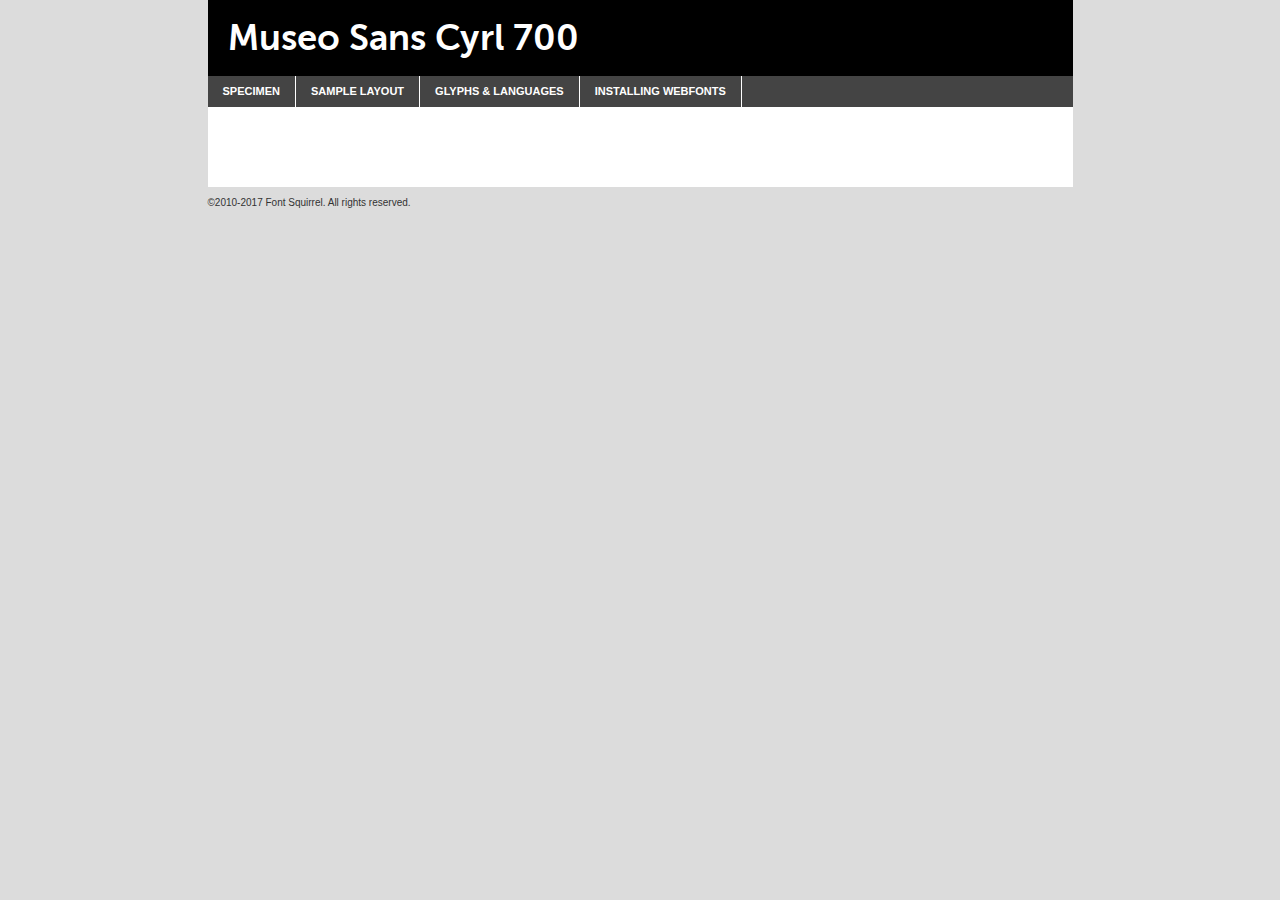
<file: fonts/MuseoSansCyrl_700/museosanscyrl-700-demo.html>
<!DOCTYPE html PUBLIC "-//W3C//DTD XHTML 1.0 Transitional//EN"
	"http://www.w3.org/TR/xhtml1/DTD/xhtml1-transitional.dtd">

<html xmlns="http://www.w3.org/1999/xhtml" xml:lang="en" lang="en">
<head>
	<meta http-equiv="Content-Type" content="text/html; charset=utf-8" />
	<script src="http://ajax.googleapis.com/ajax/libs/jquery/1.7.2/jquery.min.js" type="text/javascript" charset="utf-8"></script>
	<script type="text/javascript">
	(function($){$.fn.easyTabs=function(option){var param=jQuery.extend({fadeSpeed:"fast",defaultContent:1,activeClass:'active'},option);$(this).each(function(){var thisId="#"+this.id;if(param.defaultContent==''){param.defaultContent=1;}
	if(typeof param.defaultContent=="number")
	{var defaultTab=$(thisId+" .tabs li:eq("+(param.defaultContent-1)+") a").attr('href').substr(1);}else{var defaultTab=param.defaultContent;}
	$(thisId+" .tabs li a").each(function(){var tabToHide=$(this).attr('href').substr(1);$("#"+tabToHide).addClass('easytabs-tab-content');});hideAll();changeContent(defaultTab);function hideAll(){$(thisId+" .easytabs-tab-content").hide();}
	function changeContent(tabId){hideAll();$(thisId+" .tabs li").removeClass(param.activeClass);$(thisId+" .tabs li a[href=#"+tabId+"]").closest('li').addClass(param.activeClass);if(param.fadeSpeed!="none")
	{$(thisId+" #"+tabId).fadeIn(param.fadeSpeed);}else{$(thisId+" #"+tabId).show();}}
	$(thisId+" .tabs li").click(function(){var tabId=$(this).find('a').attr('href').substr(1);changeContent(tabId);return false;});});}})(jQuery);
	</script>
	<link rel="stylesheet" href="specimen_files/specimen_stylesheet.css" type="text/css" charset="utf-8" />
	<link rel="stylesheet" href="stylesheet.css" type="text/css" charset="utf-8" />

	<style type="text/css">
					body{
				font-family: 'museo_sans_cyrl700';
							}
		</style>

	<title>Museo Sans Cyrl 700 Specimen</title>
	
	
	<script type="text/javascript" charset="utf-8">
		$(document).ready(function() {
			$('#container').easyTabs({defaultContent:1});
		});
	</script>
</head>

<body>
<div id="container">
	<div id="header">
		Museo Sans Cyrl 700	</div>
	<ul class="tabs">
		<li><a href="#specimen">Specimen</a></li>
		<li><a href="#layout">Sample Layout</a></li>
				<li><a href="#glyphs">Glyphs &amp; Languages</a></li>
		<li><a href="#installing">Installing Webfonts</a></li>
		
	</ul>
	
	<div id="main_content">

		
			<div id="specimen">
		
				<div class="section">
					<div class="grid12 firstcol">
						<div class="huge">AaBb</div>
					</div>
				</div>
		
				<div class="section">
					<div class="glyph_range">A&#x200B;B&#x200b;C&#x200b;D&#x200b;E&#x200b;F&#x200b;G&#x200b;H&#x200b;I&#x200b;J&#x200b;K&#x200b;L&#x200b;M&#x200b;N&#x200b;O&#x200b;P&#x200b;Q&#x200b;R&#x200b;S&#x200b;T&#x200b;U&#x200b;V&#x200b;W&#x200b;X&#x200b;Y&#x200b;Z&#x200b;a&#x200b;b&#x200b;c&#x200b;d&#x200b;e&#x200b;f&#x200b;g&#x200b;h&#x200b;i&#x200b;j&#x200b;k&#x200b;l&#x200b;m&#x200b;n&#x200b;o&#x200b;p&#x200b;q&#x200b;r&#x200b;s&#x200b;t&#x200b;u&#x200b;v&#x200b;w&#x200b;x&#x200b;y&#x200b;z&#x200b;1&#x200b;2&#x200b;3&#x200b;4&#x200b;5&#x200b;6&#x200b;7&#x200b;8&#x200b;9&#x200b;0&#x200b;&amp;&#x200b;.&#x200b;,&#x200b;?&#x200b;!&#x200b;&#64;&#x200b;(&#x200b;)&#x200b;#&#x200b;$&#x200b;%&#x200b;*&#x200b;+&#x200b;-&#x200b;=&#x200b;:&#x200b;;</div>
				</div>
				<div class="section">
					<div class="grid12 firstcol">
						<table class="sample_table">
							<tr><td>10</td><td class="size10">abcdefghijklmnopqrstuvwxyzABCDEFGHIJKLMNOPQRSTUVWXYZ0123456789abcdefghijklmnopqrstuvwxyzABCDEFGHIJKLMNOPQRSTUVWXYZ0123456789abcdefghijklmnopqrstuvwxyzABCDEFGHIJKLMNOPQRSTUVWXYZ</td></tr>
							<tr><td>11</td><td class="size11">abcdefghijklmnopqrstuvwxyzABCDEFGHIJKLMNOPQRSTUVWXYZ0123456789abcdefghijklmnopqrstuvwxyzABCDEFGHIJKLMNOPQRSTUVWXYZ0123456789abcdefghijklmnopqrstuvwxyzABCDEFGHIJKLMNOPQRSTUVWXYZ</td></tr>
							<tr><td>12</td><td class="size12">abcdefghijklmnopqrstuvwxyzABCDEFGHIJKLMNOPQRSTUVWXYZ0123456789abcdefghijklmnopqrstuvwxyzABCDEFGHIJKLMNOPQRSTUVWXYZ0123456789abcdefghijklmnopqrstuvwxyzABCDEFGHIJKLMNOPQRSTUVWXYZ</td></tr>
							<tr><td>13</td><td class="size13">abcdefghijklmnopqrstuvwxyzABCDEFGHIJKLMNOPQRSTUVWXYZ0123456789abcdefghijklmnopqrstuvwxyzABCDEFGHIJKLMNOPQRSTUVWXYZ0123456789abcdefghijklmnopqrstuvwxyzABCDEFGHIJKLMNOPQRSTUVWXYZ</td></tr>
							<tr><td>14</td><td class="size14">abcdefghijklmnopqrstuvwxyzABCDEFGHIJKLMNOPQRSTUVWXYZ0123456789abcdefghijklmnopqrstuvwxyzABCDEFGHIJKLMNOPQRSTUVWXYZ0123456789abcdefghijklmnopqrstuvwxyzABCDEFGHIJKLMNOPQRSTUVWXYZ</td></tr>
							<tr><td>16</td><td class="size16">abcdefghijklmnopqrstuvwxyzABCDEFGHIJKLMNOPQRSTUVWXYZ0123456789abcdefghijklmnopqrstuvwxyzABCDEFGHIJKLMNOPQRSTUVWXYZ</td></tr>
							<tr><td>18</td><td class="size18">abcdefghijklmnopqrstuvwxyzABCDEFGHIJKLMNOPQRSTUVWXYZ0123456789abcdefghijklmnopqrstuvwxyzABCDEFGHIJKLMNOPQRSTUVWXYZ</td></tr>
							<tr><td>20</td><td class="size20">abcdefghijklmnopqrstuvwxyzABCDEFGHIJKLMNOPQRSTUVWXYZ0123456789abcdefghijklmnopqrstuvwxyzABCDEFGHIJKLMNOPQRSTUVWXYZ</td></tr>
							<tr><td>24</td><td class="size24">abcdefghijklmnopqrstuvwxyzABCDEFGHIJKLMNOPQRSTUVWXYZ0123456789abcdefghijklmnopqrstuvwxyzABCDEFGHIJKLMNOPQRSTUVWXYZ</td></tr>
							<tr><td>30</td><td class="size30">abcdefghijklmnopqrstuvwxyzABCDEFGHIJKLMNOPQRSTUVWXYZ0123456789abcdefghijklmnopqrstuvwxyzABCDEFGHIJKLMNOPQRSTUVWXYZ</td></tr>
							<tr><td>36</td><td class="size36">abcdefghijklmnopqrstuvwxyzABCDEFGHIJKLMNOPQRSTUVWXYZ0123456789abcdefghijklmnopqrstuvwxyzABCDEFGHIJKLMNOPQRSTUVWXYZ</td></tr>
							<tr><td>48</td><td class="size48">abcdefghijklmnopqrstuvwxyzABCDEFGHIJKLMNOPQRSTUVWXYZ0123456789abcdefghijklmnopqrstuvwxyzABCDEFGHIJKLMNOPQRSTUVWXYZ</td></tr>
							<tr><td>60</td><td class="size60">abcdefghijklmnopqrstuvwxyzABCDEFGHIJKLMNOPQRSTUVWXYZ0123456789abcdefghijklmnopqrstuvwxyzABCDEFGHIJKLMNOPQRSTUVWXYZ</td></tr>
							<tr><td>72</td><td class="size72">abcdefghijklmnopqrstuvwxyzABCDEFGHIJKLMNOPQRSTUVWXYZ0123456789abcdefghijklmnopqrstuvwxyzABCDEFGHIJKLMNOPQRSTUVWXYZ</td></tr>
							<tr><td>90</td><td class="size90">abcdefghijklmnopqrstuvwxyzABCDEFGHIJKLMNOPQRSTUVWXYZ0123456789abcdefghijklmnopqrstuvwxyzABCDEFGHIJKLMNOPQRSTUVWXYZ</td></tr>
						</table>
				
					</div>
			
				</div>
		
		
		
								<div class="section" id="bodycomparison">


										<div id="xheight">
				<div class="fontbody">&#x25FC;&#x25FC;&#x25FC;&#x25FC;&#x25FC;&#x25FC;&#x25FC;&#x25FC;&#x25FC;&#x25FC;&#x25FC;&#x25FC;&#x25FC;&#x25FC;&#x25FC;&#x25FC;&#x25FC;&#x25FC;&#x25FC;&#x25FC;&#x25FC;&#x25FC;&#x25FC;&#x25FC;&#x25FC;&#x25FC;&#x25FC;&#x25FC;&#x25FC;&#x25FC;&#x25FC;&#x25FC;&#x25FC;&#x25FC;&#x25FC;&#x25FC;&#x25FC;&#x25FC;&#x25FC;&#x25FC;&#x25FC;&#x25FC;&#x25FC;&#x25FC;&#x25FC;&#x25FC;&#x25FC;&#x25FC;&#x25FC;&#x25FC;&#x25FC;&#x25FC;&#x25FC;&#x25FC;&#x25FC;&#x25FC;&#x25FC;&#x25FC;&#x25FC;&#x25FC;&#x25FC;&#x25FC;&#x25FC;&#x25FC;&#x25FC;&#x25FC;&#x25FC;&#x25FC;&#x25FC;&#x25FC;&#x25FC;&#x25FC;&#x25FC;&#x25FC;&#x25FC;&#x25FC;&#x25FC;&#x25FC;&#x25FC;&#x25FC;&#x25FC;&#x25FC;&#x25FC;&#x25FC;&#x25FC;&#x25FC;&#x25FC;&#x25FC;&#x25FC;&#x25FC;&#x25FC;&#x25FC;&#x25FC;&#x25FC;&#x25FC;&#x25FC;&#x25FC;&#x25FC;&#x25FC;body</div><div class="arialbody">body</div><div class="verdanabody">body</div><div class="georgiabody">body</div></div>
										<div class="fontbody" style="z-index:1">
											body<span>Museo Sans Cyrl 700</span>
										</div>
										<div class="arialbody" style="z-index:1">
											body<span>Arial</span>
										</div>
										<div class="verdanabody" style="z-index:1">
											body<span>Verdana</span>
										</div>
										<div class="georgiabody" style="z-index:1">
											body<span>Georgia</span>
										</div>



								</div>
		
		
				<div class="section psample psample_row1" id="">
					
					<div class="grid2 firstcol">
						<p class="size10"><span>10.</span>Aenean lacinia bibendum nulla sed consectetur. Fusce dapibus, tellus ac cursus commodo, tortor mauris condimentum nibh, ut fermentum massa justo sit amet risus. Nullam id dolor id nibh ultricies vehicula ut id elit. Cum sociis natoque penatibus et magnis dis parturient montes, nascetur ridiculus mus. Nulla vitae elit libero, a pharetra augue.</p>
			
					</div>
					<div class="grid3">
						<p class="size11"><span>11.</span>Aenean lacinia bibendum nulla sed consectetur. Fusce dapibus, tellus ac cursus commodo, tortor mauris condimentum nibh, ut fermentum massa justo sit amet risus. Nullam id dolor id nibh ultricies vehicula ut id elit. Cum sociis natoque penatibus et magnis dis parturient montes, nascetur ridiculus mus. Nulla vitae elit libero, a pharetra augue.</p>
			
					</div>
					<div class="grid3">
						<p class="size12"><span>12.</span>Aenean lacinia bibendum nulla sed consectetur. Fusce dapibus, tellus ac cursus commodo, tortor mauris condimentum nibh, ut fermentum massa justo sit amet risus. Nullam id dolor id nibh ultricies vehicula ut id elit. Cum sociis natoque penatibus et magnis dis parturient montes, nascetur ridiculus mus. Nulla vitae elit libero, a pharetra augue.</p>
			
					</div>
					<div class="grid4">
						<p class="size13"><span>13.</span>Aenean lacinia bibendum nulla sed consectetur. Fusce dapibus, tellus ac cursus commodo, tortor mauris condimentum nibh, ut fermentum massa justo sit amet risus. Nullam id dolor id nibh ultricies vehicula ut id elit. Cum sociis natoque penatibus et magnis dis parturient montes, nascetur ridiculus mus. Nulla vitae elit libero, a pharetra augue.</p>
			
					</div>
					<div class="white_blend"></div>
					
				</div>
				<div class="section psample psample_row2" id="">
					<div class="grid3 firstcol">
						<p class="size14"><span>14.</span>Aenean lacinia bibendum nulla sed consectetur. Fusce dapibus, tellus ac cursus commodo, tortor mauris condimentum nibh, ut fermentum massa justo sit amet risus. Nullam id dolor id nibh ultricies vehicula ut id elit. Cum sociis natoque penatibus et magnis dis parturient montes, nascetur ridiculus mus. Nulla vitae elit libero, a pharetra augue.</p>
			
					</div>
					<div class="grid4">
						<p class="size16"><span>16.</span>Aenean lacinia bibendum nulla sed consectetur. Fusce dapibus, tellus ac cursus commodo, tortor mauris condimentum nibh, ut fermentum massa justo sit amet risus. Nullam id dolor id nibh ultricies vehicula ut id elit. Cum sociis natoque penatibus et magnis dis parturient montes, nascetur ridiculus mus. Nulla vitae elit libero, a pharetra augue.</p>
			
					</div>
					<div class="grid5">
						<p class="size18"><span>18.</span>Aenean lacinia bibendum nulla sed consectetur. Fusce dapibus, tellus ac cursus commodo, tortor mauris condimentum nibh, ut fermentum massa justo sit amet risus. Nullam id dolor id nibh ultricies vehicula ut id elit. Cum sociis natoque penatibus et magnis dis parturient montes, nascetur ridiculus mus. Nulla vitae elit libero, a pharetra augue.</p>
			
					</div>

					<div class="white_blend"></div>

				</div>
				
				<div class="section psample psample_row3" id="">
					<div class="grid5 firstcol">
						<p class="size20"><span>20.</span>Aenean lacinia bibendum nulla sed consectetur. Fusce dapibus, tellus ac cursus commodo, tortor mauris condimentum nibh, ut fermentum massa justo sit amet risus. Nullam id dolor id nibh ultricies vehicula ut id elit. Cum sociis natoque penatibus et magnis dis parturient montes, nascetur ridiculus mus. Nulla vitae elit libero, a pharetra augue.</p>
					</div>
					<div class="grid7">
						<p class="size24"><span>24.</span>Aenean lacinia bibendum nulla sed consectetur. Fusce dapibus, tellus ac cursus commodo, tortor mauris condimentum nibh, ut fermentum massa justo sit amet risus. Nullam id dolor id nibh ultricies vehicula ut id elit. Cum sociis natoque penatibus et magnis dis parturient montes, nascetur ridiculus mus. Nulla vitae elit libero, a pharetra augue.</p>
					</div>
					
					<div class="white_blend"></div>
					
				</div>
				
				<div class="section psample psample_row4" id="">
					<div class="grid12 firstcol">
						<p class="size30"><span>30.</span>Aenean lacinia bibendum nulla sed consectetur. Fusce dapibus, tellus ac cursus commodo, tortor mauris condimentum nibh, ut fermentum massa justo sit amet risus. Nullam id dolor id nibh ultricies vehicula ut id elit. Cum sociis natoque penatibus et magnis dis parturient montes, nascetur ridiculus mus. Nulla vitae elit libero, a pharetra augue.</p>
					</div>
					<div class="white_blend"></div>
					
				</div>
				
				
				
				<div class="section psample psample_row1 fullreverse">
					<div class="grid2 firstcol">
						<p class="size10"><span>10.</span>Aenean lacinia bibendum nulla sed consectetur. Fusce dapibus, tellus ac cursus commodo, tortor mauris condimentum nibh, ut fermentum massa justo sit amet risus. Nullam id dolor id nibh ultricies vehicula ut id elit. Cum sociis natoque penatibus et magnis dis parturient montes, nascetur ridiculus mus. Nulla vitae elit libero, a pharetra augue.</p>
			
					</div>
					<div class="grid3">
						<p class="size11"><span>11.</span>Aenean lacinia bibendum nulla sed consectetur. Fusce dapibus, tellus ac cursus commodo, tortor mauris condimentum nibh, ut fermentum massa justo sit amet risus. Nullam id dolor id nibh ultricies vehicula ut id elit. Cum sociis natoque penatibus et magnis dis parturient montes, nascetur ridiculus mus. Nulla vitae elit libero, a pharetra augue.</p>
			
					</div>
					<div class="grid3">
						<p class="size12"><span>12.</span>Aenean lacinia bibendum nulla sed consectetur. Fusce dapibus, tellus ac cursus commodo, tortor mauris condimentum nibh, ut fermentum massa justo sit amet risus. Nullam id dolor id nibh ultricies vehicula ut id elit. Cum sociis natoque penatibus et magnis dis parturient montes, nascetur ridiculus mus. Nulla vitae elit libero, a pharetra augue.</p>
			
					</div>
					<div class="grid4">
						<p class="size13"><span>13.</span>Aenean lacinia bibendum nulla sed consectetur. Fusce dapibus, tellus ac cursus commodo, tortor mauris condimentum nibh, ut fermentum massa justo sit amet risus. Nullam id dolor id nibh ultricies vehicula ut id elit. Cum sociis natoque penatibus et magnis dis parturient montes, nascetur ridiculus mus. Nulla vitae elit libero, a pharetra augue.</p>
			
					</div>
					<div class="black_blend"></div>
					
				</div>
				
				<div class="section psample psample_row2 fullreverse">
					<div class="grid3 firstcol">
						<p class="size14"><span>14.</span>Aenean lacinia bibendum nulla sed consectetur. Fusce dapibus, tellus ac cursus commodo, tortor mauris condimentum nibh, ut fermentum massa justo sit amet risus. Nullam id dolor id nibh ultricies vehicula ut id elit. Cum sociis natoque penatibus et magnis dis parturient montes, nascetur ridiculus mus. Nulla vitae elit libero, a pharetra augue.</p>
			
					</div>
					<div class="grid4">
						<p class="size16"><span>16.</span>Aenean lacinia bibendum nulla sed consectetur. Fusce dapibus, tellus ac cursus commodo, tortor mauris condimentum nibh, ut fermentum massa justo sit amet risus. Nullam id dolor id nibh ultricies vehicula ut id elit. Cum sociis natoque penatibus et magnis dis parturient montes, nascetur ridiculus mus. Nulla vitae elit libero, a pharetra augue.</p>
			
					</div>
					<div class="grid5">
						<p class="size18"><span>18.</span>Aenean lacinia bibendum nulla sed consectetur. Fusce dapibus, tellus ac cursus commodo, tortor mauris condimentum nibh, ut fermentum massa justo sit amet risus. Nullam id dolor id nibh ultricies vehicula ut id elit. Cum sociis natoque penatibus et magnis dis parturient montes, nascetur ridiculus mus. Nulla vitae elit libero, a pharetra augue.</p>
			
					</div>
					<div class="black_blend"></div>

				</div>
				
				<div class="section psample fullreverse psample_row3" id="">
					<div class="grid5 firstcol">
						<p class="size20"><span>20.</span>Aenean lacinia bibendum nulla sed consectetur. Fusce dapibus, tellus ac cursus commodo, tortor mauris condimentum nibh, ut fermentum massa justo sit amet risus. Nullam id dolor id nibh ultricies vehicula ut id elit. Cum sociis natoque penatibus et magnis dis parturient montes, nascetur ridiculus mus. Nulla vitae elit libero, a pharetra augue.</p>
					</div>
					<div class="grid7">
						<p class="size24"><span>24.</span>Aenean lacinia bibendum nulla sed consectetur. Fusce dapibus, tellus ac cursus commodo, tortor mauris condimentum nibh, ut fermentum massa justo sit amet risus. Nullam id dolor id nibh ultricies vehicula ut id elit. Cum sociis natoque penatibus et magnis dis parturient montes, nascetur ridiculus mus. Nulla vitae elit libero, a pharetra augue.</p>
					</div>
					
					<div class="black_blend"></div>
					
				</div>
				
				<div class="section psample fullreverse psample_row4" id="" style="border-bottom: 20px #000 solid;">
					<div class="grid12 firstcol">
						<p class="size30"><span>30.</span>Aenean lacinia bibendum nulla sed consectetur. Fusce dapibus, tellus ac cursus commodo, tortor mauris condimentum nibh, ut fermentum massa justo sit amet risus. Nullam id dolor id nibh ultricies vehicula ut id elit. Cum sociis natoque penatibus et magnis dis parturient montes, nascetur ridiculus mus. Nulla vitae elit libero, a pharetra augue.</p>
					</div>
					<div class="black_blend"></div>
					
				</div>
				
				
				
				
			</div>
			
			<div id="layout">
				
				<div class="section">
					
					<div class="grid12 firstcol">
						<h1>Lorem Ipsum Dolor</h1>
						<h2>Etiam porta sem malesuada magna mollis euismod</h2>
						
						<p class="byline">By <a href="#link">Aenean Lacinia</a></p>
					</div>
				</div>
				<div class="section">
					<div class="grid8 firstcol">
						<p class="large">Donec sed odio dui. Morbi leo risus, porta ac consectetur ac, vestibulum at eros. Fusce dapibus, tellus ac cursus commodo, tortor mauris condimentum nibh, ut fermentum massa justo sit amet risus. </p>

						
						<h3>Pellentesque ornare sem</h3>

						<p>Maecenas sed diam eget risus varius blandit sit amet non magna. Maecenas faucibus mollis interdum. Donec ullamcorper nulla non metus auctor fringilla. Nullam id dolor id nibh ultricies vehicula ut id elit. Nullam id dolor id nibh ultricies vehicula ut id elit. </p>

						<p>Aenean eu leo quam. Pellentesque ornare sem lacinia quam venenatis vestibulum. Lorem ipsum dolor sit amet, consectetur adipiscing elit. Cum sociis natoque penatibus et magnis dis parturient montes, nascetur ridiculus mus. </p>

						<p>Nulla vitae elit libero, a pharetra augue. Praesent commodo cursus magna, vel scelerisque nisl consectetur et. Aenean lacinia bibendum nulla sed consectetur. </p>

						<p>Nullam quis risus eget urna mollis ornare vel eu leo. Nullam quis risus eget urna mollis ornare vel eu leo. Maecenas sed diam eget risus varius blandit sit amet non magna. Donec ullamcorper nulla non metus auctor fringilla. </p>

						<h3>Cras mattis consectetur</h3>

						<p>Aenean eu leo quam. Pellentesque ornare sem lacinia quam venenatis vestibulum. Aenean lacinia bibendum nulla sed consectetur. Integer posuere erat a ante venenatis dapibus posuere velit aliquet. Cras mattis consectetur purus sit amet fermentum. </p>

						<p>Nullam id dolor id nibh ultricies vehicula ut id elit. Nullam quis risus eget urna mollis ornare vel eu leo. Cras mattis consectetur purus sit amet fermentum.</p>
					</div>
					
					<div class="grid4 sidebar">
						
						<div class="box reverse">
							<p class="last">Nullam quis risus eget urna mollis ornare vel eu leo. Donec ullamcorper nulla non metus auctor fringilla. Cras mattis consectetur purus sit amet fermentum. Sed posuere consectetur est at lobortis. Lorem ipsum dolor sit amet, consectetur adipiscing elit. </p>
						</div>
						
						<p class="caption">Maecenas sed diam eget risus varius.</p>

						<p>Vestibulum id ligula porta felis euismod semper. Integer posuere erat a ante venenatis dapibus posuere velit aliquet. Vestibulum id ligula porta felis euismod semper. Sed posuere consectetur est at lobortis. Maecenas sed diam eget risus varius blandit sit amet non magna. Fusce dapibus, tellus ac cursus commodo, tortor mauris condimentum nibh, ut fermentum massa justo sit amet risus. </p>

					

						<p>Duis mollis, est non commodo luctus, nisi erat porttitor ligula, eget lacinia odio sem nec elit. Aenean lacinia bibendum nulla sed consectetur. Vivamus sagittis lacus vel augue laoreet rutrum faucibus dolor auctor. Aenean lacinia bibendum nulla sed consectetur. Nullam quis risus eget urna mollis ornare vel eu leo. </p>

						<p>Praesent commodo cursus magna, vel scelerisque nisl consectetur et. Donec ullamcorper nulla non metus auctor fringilla. Maecenas faucibus mollis interdum. Fusce dapibus, tellus ac cursus commodo, tortor mauris condimentum nibh, ut fermentum massa justo sit amet risus. </p>

					</div>
				</div>
				
			</div>


			



		<div id="glyphs">
			<div class="section">
				<div class="grid12 firstcol">
			
				<h1>Language Support</h1>
				<p>The subset of Museo Sans Cyrl 700 in this kit supports the following languages:<br />
			
					Cyrillic, English, Arrernte, Bislama, Cebuano, Fijian, Gilbertese, Hmong, Ibanag, Iloko_ilokano, Interglossa_glosa, Interlingua, Lojban, Norfolk_pitcairnese, Oromo, Rotokas, Seychelles_creole, Shona, Somali, Southern_ndebele, Swahili, Swati_swazi, Tok_pisin, Turkmen_cyrillic, Uyghur_cyrillic, Votic_cyrillic, Warlpiri, Xhosa, Zulu, Latinbasic, Ubasic, Demo, Moldovan				</p>
				<h1>Glyph Chart</h1>
				<p>The subset of Museo Sans Cyrl 700 in this kit includes all the glyphs listed below. Unicode entities are included above each glyph to help you insert individual characters into your layout.</p>
				<div id="glyph_chart">
			
																				 <div><p>&amp;#32;</p>&#32;</div>
																				 <div><p>&amp;#33;</p>&#33;</div>
																				 <div><p>&amp;#34;</p>&#34;</div>
																				 <div><p>&amp;#35;</p>&#35;</div>
																				 <div><p>&amp;#36;</p>&#36;</div>
																				 <div><p>&amp;#37;</p>&#37;</div>
																				 <div><p>&amp;#38;</p>&#38;</div>
																				 <div><p>&amp;#39;</p>&#39;</div>
																				 <div><p>&amp;#40;</p>&#40;</div>
																				 <div><p>&amp;#41;</p>&#41;</div>
																				 <div><p>&amp;#42;</p>&#42;</div>
																				 <div><p>&amp;#43;</p>&#43;</div>
																				 <div><p>&amp;#44;</p>&#44;</div>
																				 <div><p>&amp;#45;</p>&#45;</div>
																				 <div><p>&amp;#46;</p>&#46;</div>
																				 <div><p>&amp;#47;</p>&#47;</div>
																				 <div><p>&amp;#48;</p>&#48;</div>
																				 <div><p>&amp;#49;</p>&#49;</div>
																				 <div><p>&amp;#50;</p>&#50;</div>
																				 <div><p>&amp;#51;</p>&#51;</div>
																				 <div><p>&amp;#52;</p>&#52;</div>
																				 <div><p>&amp;#53;</p>&#53;</div>
																				 <div><p>&amp;#54;</p>&#54;</div>
																				 <div><p>&amp;#55;</p>&#55;</div>
																				 <div><p>&amp;#56;</p>&#56;</div>
																				 <div><p>&amp;#57;</p>&#57;</div>
																				 <div><p>&amp;#58;</p>&#58;</div>
																				 <div><p>&amp;#59;</p>&#59;</div>
																				 <div><p>&amp;#60;</p>&#60;</div>
																				 <div><p>&amp;#61;</p>&#61;</div>
																				 <div><p>&amp;#62;</p>&#62;</div>
																				 <div><p>&amp;#63;</p>&#63;</div>
																				 <div><p>&amp;#64;</p>&#64;</div>
																				 <div><p>&amp;#65;</p>&#65;</div>
																				 <div><p>&amp;#66;</p>&#66;</div>
																				 <div><p>&amp;#67;</p>&#67;</div>
																				 <div><p>&amp;#68;</p>&#68;</div>
																				 <div><p>&amp;#69;</p>&#69;</div>
																				 <div><p>&amp;#70;</p>&#70;</div>
																				 <div><p>&amp;#71;</p>&#71;</div>
																				 <div><p>&amp;#72;</p>&#72;</div>
																				 <div><p>&amp;#73;</p>&#73;</div>
																				 <div><p>&amp;#74;</p>&#74;</div>
																				 <div><p>&amp;#75;</p>&#75;</div>
																				 <div><p>&amp;#76;</p>&#76;</div>
																				 <div><p>&amp;#77;</p>&#77;</div>
																				 <div><p>&amp;#78;</p>&#78;</div>
																				 <div><p>&amp;#79;</p>&#79;</div>
																				 <div><p>&amp;#80;</p>&#80;</div>
																				 <div><p>&amp;#81;</p>&#81;</div>
																				 <div><p>&amp;#82;</p>&#82;</div>
																				 <div><p>&amp;#83;</p>&#83;</div>
																				 <div><p>&amp;#84;</p>&#84;</div>
																				 <div><p>&amp;#85;</p>&#85;</div>
																				 <div><p>&amp;#86;</p>&#86;</div>
																				 <div><p>&amp;#87;</p>&#87;</div>
																				 <div><p>&amp;#88;</p>&#88;</div>
																				 <div><p>&amp;#89;</p>&#89;</div>
																				 <div><p>&amp;#90;</p>&#90;</div>
																				 <div><p>&amp;#91;</p>&#91;</div>
																				 <div><p>&amp;#92;</p>&#92;</div>
																				 <div><p>&amp;#93;</p>&#93;</div>
																				 <div><p>&amp;#94;</p>&#94;</div>
																				 <div><p>&amp;#95;</p>&#95;</div>
																				 <div><p>&amp;#96;</p>&#96;</div>
																				 <div><p>&amp;#97;</p>&#97;</div>
																				 <div><p>&amp;#98;</p>&#98;</div>
																				 <div><p>&amp;#99;</p>&#99;</div>
																				 <div><p>&amp;#100;</p>&#100;</div>
																				 <div><p>&amp;#101;</p>&#101;</div>
																				 <div><p>&amp;#102;</p>&#102;</div>
																				 <div><p>&amp;#103;</p>&#103;</div>
																				 <div><p>&amp;#104;</p>&#104;</div>
																				 <div><p>&amp;#105;</p>&#105;</div>
																				 <div><p>&amp;#106;</p>&#106;</div>
																				 <div><p>&amp;#107;</p>&#107;</div>
																				 <div><p>&amp;#108;</p>&#108;</div>
																				 <div><p>&amp;#109;</p>&#109;</div>
																				 <div><p>&amp;#110;</p>&#110;</div>
																				 <div><p>&amp;#111;</p>&#111;</div>
																				 <div><p>&amp;#112;</p>&#112;</div>
																				 <div><p>&amp;#113;</p>&#113;</div>
																				 <div><p>&amp;#114;</p>&#114;</div>
																				 <div><p>&amp;#115;</p>&#115;</div>
																				 <div><p>&amp;#116;</p>&#116;</div>
																				 <div><p>&amp;#117;</p>&#117;</div>
																				 <div><p>&amp;#118;</p>&#118;</div>
																				 <div><p>&amp;#119;</p>&#119;</div>
																				 <div><p>&amp;#120;</p>&#120;</div>
																				 <div><p>&amp;#121;</p>&#121;</div>
																				 <div><p>&amp;#122;</p>&#122;</div>
																				 <div><p>&amp;#123;</p>&#123;</div>
																				 <div><p>&amp;#124;</p>&#124;</div>
																				 <div><p>&amp;#125;</p>&#125;</div>
																				 <div><p>&amp;#126;</p>&#126;</div>
																				 <div><p>&amp;#160;</p>&#160;</div>
																				 <div><p>&amp;#162;</p>&#162;</div>
																				 <div><p>&amp;#163;</p>&#163;</div>
																				 <div><p>&amp;#165;</p>&#165;</div>
																				 <div><p>&amp;#168;</p>&#168;</div>
																				 <div><p>&amp;#169;</p>&#169;</div>
																				 <div><p>&amp;#170;</p>&#170;</div>
																				 <div><p>&amp;#171;</p>&#171;</div>
																				 <div><p>&amp;#172;</p>&#172;</div>
																				 <div><p>&amp;#173;</p>&#173;</div>
																				 <div><p>&amp;#174;</p>&#174;</div>
																				 <div><p>&amp;#177;</p>&#177;</div>
																				 <div><p>&amp;#180;</p>&#180;</div>
																				 <div><p>&amp;#181;</p>&#181;</div>
																				 <div><p>&amp;#184;</p>&#184;</div>
																				 <div><p>&amp;#186;</p>&#186;</div>
																				 <div><p>&amp;#187;</p>&#187;</div>
																				 <div><p>&amp;#247;</p>&#247;</div>
																				 <div><p>&amp;#710;</p>&#710;</div>
																				 <div><p>&amp;#730;</p>&#730;</div>
																				 <div><p>&amp;#732;</p>&#732;</div>
																				 <div><p>&amp;#1024;</p>&#1024;</div>
																				 <div><p>&amp;#1025;</p>&#1025;</div>
																				 <div><p>&amp;#1026;</p>&#1026;</div>
																				 <div><p>&amp;#1027;</p>&#1027;</div>
																				 <div><p>&amp;#1028;</p>&#1028;</div>
																				 <div><p>&amp;#1029;</p>&#1029;</div>
																				 <div><p>&amp;#1030;</p>&#1030;</div>
																				 <div><p>&amp;#1031;</p>&#1031;</div>
																				 <div><p>&amp;#1032;</p>&#1032;</div>
																				 <div><p>&amp;#1033;</p>&#1033;</div>
																				 <div><p>&amp;#1034;</p>&#1034;</div>
																				 <div><p>&amp;#1035;</p>&#1035;</div>
																				 <div><p>&amp;#1036;</p>&#1036;</div>
																				 <div><p>&amp;#1037;</p>&#1037;</div>
																				 <div><p>&amp;#1038;</p>&#1038;</div>
																				 <div><p>&amp;#1039;</p>&#1039;</div>
																				 <div><p>&amp;#1040;</p>&#1040;</div>
																				 <div><p>&amp;#1041;</p>&#1041;</div>
																				 <div><p>&amp;#1042;</p>&#1042;</div>
																				 <div><p>&amp;#1043;</p>&#1043;</div>
																				 <div><p>&amp;#1044;</p>&#1044;</div>
																				 <div><p>&amp;#1045;</p>&#1045;</div>
																				 <div><p>&amp;#1046;</p>&#1046;</div>
																				 <div><p>&amp;#1047;</p>&#1047;</div>
																				 <div><p>&amp;#1048;</p>&#1048;</div>
																				 <div><p>&amp;#1049;</p>&#1049;</div>
																				 <div><p>&amp;#1050;</p>&#1050;</div>
																				 <div><p>&amp;#1051;</p>&#1051;</div>
																				 <div><p>&amp;#1052;</p>&#1052;</div>
																				 <div><p>&amp;#1053;</p>&#1053;</div>
																				 <div><p>&amp;#1054;</p>&#1054;</div>
																				 <div><p>&amp;#1055;</p>&#1055;</div>
																				 <div><p>&amp;#1056;</p>&#1056;</div>
																				 <div><p>&amp;#1057;</p>&#1057;</div>
																				 <div><p>&amp;#1058;</p>&#1058;</div>
																				 <div><p>&amp;#1059;</p>&#1059;</div>
																				 <div><p>&amp;#1060;</p>&#1060;</div>
																				 <div><p>&amp;#1061;</p>&#1061;</div>
																				 <div><p>&amp;#1062;</p>&#1062;</div>
																				 <div><p>&amp;#1063;</p>&#1063;</div>
																				 <div><p>&amp;#1064;</p>&#1064;</div>
																				 <div><p>&amp;#1065;</p>&#1065;</div>
																				 <div><p>&amp;#1066;</p>&#1066;</div>
																				 <div><p>&amp;#1067;</p>&#1067;</div>
																				 <div><p>&amp;#1068;</p>&#1068;</div>
																				 <div><p>&amp;#1069;</p>&#1069;</div>
																				 <div><p>&amp;#1070;</p>&#1070;</div>
																				 <div><p>&amp;#1071;</p>&#1071;</div>
																				 <div><p>&amp;#1072;</p>&#1072;</div>
																				 <div><p>&amp;#1073;</p>&#1073;</div>
																				 <div><p>&amp;#1074;</p>&#1074;</div>
																				 <div><p>&amp;#1075;</p>&#1075;</div>
																				 <div><p>&amp;#1076;</p>&#1076;</div>
																				 <div><p>&amp;#1077;</p>&#1077;</div>
																				 <div><p>&amp;#1078;</p>&#1078;</div>
																				 <div><p>&amp;#1079;</p>&#1079;</div>
																				 <div><p>&amp;#1080;</p>&#1080;</div>
																				 <div><p>&amp;#1081;</p>&#1081;</div>
																				 <div><p>&amp;#1082;</p>&#1082;</div>
																				 <div><p>&amp;#1083;</p>&#1083;</div>
																				 <div><p>&amp;#1084;</p>&#1084;</div>
																				 <div><p>&amp;#1085;</p>&#1085;</div>
																				 <div><p>&amp;#1086;</p>&#1086;</div>
																				 <div><p>&amp;#1087;</p>&#1087;</div>
																				 <div><p>&amp;#1088;</p>&#1088;</div>
																				 <div><p>&amp;#1089;</p>&#1089;</div>
																				 <div><p>&amp;#1090;</p>&#1090;</div>
																				 <div><p>&amp;#1091;</p>&#1091;</div>
																				 <div><p>&amp;#1092;</p>&#1092;</div>
																				 <div><p>&amp;#1093;</p>&#1093;</div>
																				 <div><p>&amp;#1094;</p>&#1094;</div>
																				 <div><p>&amp;#1095;</p>&#1095;</div>
																				 <div><p>&amp;#1096;</p>&#1096;</div>
																				 <div><p>&amp;#1097;</p>&#1097;</div>
																				 <div><p>&amp;#1098;</p>&#1098;</div>
																				 <div><p>&amp;#1099;</p>&#1099;</div>
																				 <div><p>&amp;#1100;</p>&#1100;</div>
																				 <div><p>&amp;#1101;</p>&#1101;</div>
																				 <div><p>&amp;#1102;</p>&#1102;</div>
																				 <div><p>&amp;#1103;</p>&#1103;</div>
																				 <div><p>&amp;#1104;</p>&#1104;</div>
																				 <div><p>&amp;#1105;</p>&#1105;</div>
																				 <div><p>&amp;#1106;</p>&#1106;</div>
																				 <div><p>&amp;#1107;</p>&#1107;</div>
																				 <div><p>&amp;#1108;</p>&#1108;</div>
																				 <div><p>&amp;#1109;</p>&#1109;</div>
																				 <div><p>&amp;#1110;</p>&#1110;</div>
																				 <div><p>&amp;#1111;</p>&#1111;</div>
																				 <div><p>&amp;#1112;</p>&#1112;</div>
																				 <div><p>&amp;#1113;</p>&#1113;</div>
																				 <div><p>&amp;#1114;</p>&#1114;</div>
																				 <div><p>&amp;#1115;</p>&#1115;</div>
																				 <div><p>&amp;#1116;</p>&#1116;</div>
																				 <div><p>&amp;#1117;</p>&#1117;</div>
																				 <div><p>&amp;#1118;</p>&#1118;</div>
																				 <div><p>&amp;#1119;</p>&#1119;</div>
																				 <div><p>&amp;#1122;</p>&#1122;</div>
																				 <div><p>&amp;#1123;</p>&#1123;</div>
																				 <div><p>&amp;#1138;</p>&#1138;</div>
																				 <div><p>&amp;#1139;</p>&#1139;</div>
																				 <div><p>&amp;#1140;</p>&#1140;</div>
																				 <div><p>&amp;#1141;</p>&#1141;</div>
																				 <div><p>&amp;#1162;</p>&#1162;</div>
																				 <div><p>&amp;#1163;</p>&#1163;</div>
																				 <div><p>&amp;#1164;</p>&#1164;</div>
																				 <div><p>&amp;#1165;</p>&#1165;</div>
																				 <div><p>&amp;#1166;</p>&#1166;</div>
																				 <div><p>&amp;#1167;</p>&#1167;</div>
																				 <div><p>&amp;#1168;</p>&#1168;</div>
																				 <div><p>&amp;#1169;</p>&#1169;</div>
																				 <div><p>&amp;#1170;</p>&#1170;</div>
																				 <div><p>&amp;#1171;</p>&#1171;</div>
																				 <div><p>&amp;#1172;</p>&#1172;</div>
																				 <div><p>&amp;#1173;</p>&#1173;</div>
																				 <div><p>&amp;#1174;</p>&#1174;</div>
																				 <div><p>&amp;#1175;</p>&#1175;</div>
																				 <div><p>&amp;#1176;</p>&#1176;</div>
																				 <div><p>&amp;#1177;</p>&#1177;</div>
																				 <div><p>&amp;#1178;</p>&#1178;</div>
																				 <div><p>&amp;#1179;</p>&#1179;</div>
																				 <div><p>&amp;#1180;</p>&#1180;</div>
																				 <div><p>&amp;#1181;</p>&#1181;</div>
																				 <div><p>&amp;#1182;</p>&#1182;</div>
																				 <div><p>&amp;#1183;</p>&#1183;</div>
																				 <div><p>&amp;#1184;</p>&#1184;</div>
																				 <div><p>&amp;#1185;</p>&#1185;</div>
																				 <div><p>&amp;#1186;</p>&#1186;</div>
																				 <div><p>&amp;#1187;</p>&#1187;</div>
																				 <div><p>&amp;#1188;</p>&#1188;</div>
																				 <div><p>&amp;#1189;</p>&#1189;</div>
																				 <div><p>&amp;#1190;</p>&#1190;</div>
																				 <div><p>&amp;#1191;</p>&#1191;</div>
																				 <div><p>&amp;#1192;</p>&#1192;</div>
																				 <div><p>&amp;#1193;</p>&#1193;</div>
																				 <div><p>&amp;#1194;</p>&#1194;</div>
																				 <div><p>&amp;#1195;</p>&#1195;</div>
																				 <div><p>&amp;#1196;</p>&#1196;</div>
																				 <div><p>&amp;#1197;</p>&#1197;</div>
																				 <div><p>&amp;#1198;</p>&#1198;</div>
																				 <div><p>&amp;#1199;</p>&#1199;</div>
																				 <div><p>&amp;#1200;</p>&#1200;</div>
																				 <div><p>&amp;#1201;</p>&#1201;</div>
																				 <div><p>&amp;#1202;</p>&#1202;</div>
																				 <div><p>&amp;#1203;</p>&#1203;</div>
																				 <div><p>&amp;#1204;</p>&#1204;</div>
																				 <div><p>&amp;#1205;</p>&#1205;</div>
																				 <div><p>&amp;#1206;</p>&#1206;</div>
																				 <div><p>&amp;#1207;</p>&#1207;</div>
																				 <div><p>&amp;#1208;</p>&#1208;</div>
																				 <div><p>&amp;#1209;</p>&#1209;</div>
																				 <div><p>&amp;#1210;</p>&#1210;</div>
																				 <div><p>&amp;#1211;</p>&#1211;</div>
																				 <div><p>&amp;#1212;</p>&#1212;</div>
																				 <div><p>&amp;#1213;</p>&#1213;</div>
																				 <div><p>&amp;#1214;</p>&#1214;</div>
																				 <div><p>&amp;#1215;</p>&#1215;</div>
																				 <div><p>&amp;#1216;</p>&#1216;</div>
																				 <div><p>&amp;#1217;</p>&#1217;</div>
																				 <div><p>&amp;#1218;</p>&#1218;</div>
																				 <div><p>&amp;#1219;</p>&#1219;</div>
																				 <div><p>&amp;#1220;</p>&#1220;</div>
																				 <div><p>&amp;#1221;</p>&#1221;</div>
																				 <div><p>&amp;#1222;</p>&#1222;</div>
																				 <div><p>&amp;#1223;</p>&#1223;</div>
																				 <div><p>&amp;#1224;</p>&#1224;</div>
																				 <div><p>&amp;#1225;</p>&#1225;</div>
																				 <div><p>&amp;#1226;</p>&#1226;</div>
																				 <div><p>&amp;#1227;</p>&#1227;</div>
																				 <div><p>&amp;#1228;</p>&#1228;</div>
																				 <div><p>&amp;#1229;</p>&#1229;</div>
																				 <div><p>&amp;#1230;</p>&#1230;</div>
																				 <div><p>&amp;#1231;</p>&#1231;</div>
																				 <div><p>&amp;#1232;</p>&#1232;</div>
																				 <div><p>&amp;#1233;</p>&#1233;</div>
																				 <div><p>&amp;#1234;</p>&#1234;</div>
																				 <div><p>&amp;#1235;</p>&#1235;</div>
																				 <div><p>&amp;#1236;</p>&#1236;</div>
																				 <div><p>&amp;#1237;</p>&#1237;</div>
																				 <div><p>&amp;#1238;</p>&#1238;</div>
																				 <div><p>&amp;#1239;</p>&#1239;</div>
																				 <div><p>&amp;#1240;</p>&#1240;</div>
																				 <div><p>&amp;#1241;</p>&#1241;</div>
																				 <div><p>&amp;#1242;</p>&#1242;</div>
																				 <div><p>&amp;#1243;</p>&#1243;</div>
																				 <div><p>&amp;#1244;</p>&#1244;</div>
																				 <div><p>&amp;#1245;</p>&#1245;</div>
																				 <div><p>&amp;#1246;</p>&#1246;</div>
																				 <div><p>&amp;#1247;</p>&#1247;</div>
																				 <div><p>&amp;#1248;</p>&#1248;</div>
																				 <div><p>&amp;#1249;</p>&#1249;</div>
																				 <div><p>&amp;#1250;</p>&#1250;</div>
																				 <div><p>&amp;#1251;</p>&#1251;</div>
																				 <div><p>&amp;#1252;</p>&#1252;</div>
																				 <div><p>&amp;#1253;</p>&#1253;</div>
																				 <div><p>&amp;#1254;</p>&#1254;</div>
																				 <div><p>&amp;#1255;</p>&#1255;</div>
																				 <div><p>&amp;#1256;</p>&#1256;</div>
																				 <div><p>&amp;#1257;</p>&#1257;</div>
																				 <div><p>&amp;#1258;</p>&#1258;</div>
																				 <div><p>&amp;#1259;</p>&#1259;</div>
																				 <div><p>&amp;#1260;</p>&#1260;</div>
																				 <div><p>&amp;#1261;</p>&#1261;</div>
																				 <div><p>&amp;#1262;</p>&#1262;</div>
																				 <div><p>&amp;#1263;</p>&#1263;</div>
																				 <div><p>&amp;#1264;</p>&#1264;</div>
																				 <div><p>&amp;#1265;</p>&#1265;</div>
																				 <div><p>&amp;#1266;</p>&#1266;</div>
																				 <div><p>&amp;#1267;</p>&#1267;</div>
																				 <div><p>&amp;#1268;</p>&#1268;</div>
																				 <div><p>&amp;#1269;</p>&#1269;</div>
																				 <div><p>&amp;#1270;</p>&#1270;</div>
																				 <div><p>&amp;#1271;</p>&#1271;</div>
																				 <div><p>&amp;#1272;</p>&#1272;</div>
																				 <div><p>&amp;#1273;</p>&#1273;</div>
																				 <div><p>&amp;#8192;</p>&#8192;</div>
																				 <div><p>&amp;#8193;</p>&#8193;</div>
																				 <div><p>&amp;#8194;</p>&#8194;</div>
																				 <div><p>&amp;#8195;</p>&#8195;</div>
																				 <div><p>&amp;#8196;</p>&#8196;</div>
																				 <div><p>&amp;#8197;</p>&#8197;</div>
																				 <div><p>&amp;#8198;</p>&#8198;</div>
																				 <div><p>&amp;#8199;</p>&#8199;</div>
																				 <div><p>&amp;#8200;</p>&#8200;</div>
																				 <div><p>&amp;#8201;</p>&#8201;</div>
																				 <div><p>&amp;#8202;</p>&#8202;</div>
																				 <div><p>&amp;#8208;</p>&#8208;</div>
																				 <div><p>&amp;#8209;</p>&#8209;</div>
																				 <div><p>&amp;#8210;</p>&#8210;</div>
																				 <div><p>&amp;#8211;</p>&#8211;</div>
																				 <div><p>&amp;#8212;</p>&#8212;</div>
																				 <div><p>&amp;#8216;</p>&#8216;</div>
																				 <div><p>&amp;#8217;</p>&#8217;</div>
																				 <div><p>&amp;#8218;</p>&#8218;</div>
																				 <div><p>&amp;#8220;</p>&#8220;</div>
																				 <div><p>&amp;#8221;</p>&#8221;</div>
																				 <div><p>&amp;#8222;</p>&#8222;</div>
																				 <div><p>&amp;#8226;</p>&#8226;</div>
																				 <div><p>&amp;#8230;</p>&#8230;</div>
																				 <div><p>&amp;#8239;</p>&#8239;</div>
																				 <div><p>&amp;#8240;</p>&#8240;</div>
																				 <div><p>&amp;#8249;</p>&#8249;</div>
																				 <div><p>&amp;#8250;</p>&#8250;</div>
																				 <div><p>&amp;#8260;</p>&#8260;</div>
																				 <div><p>&amp;#8287;</p>&#8287;</div>
																				 <div><p>&amp;#8364;</p>&#8364;</div>
																				 <div><p>&amp;#8482;</p>&#8482;</div>
																				 <div><p>&amp;#8734;</p>&#8734;</div>
																				 <div><p>&amp;#8776;</p>&#8776;</div>
																				 <div><p>&amp;#8800;</p>&#8800;</div>
																				 <div><p>&amp;#8804;</p>&#8804;</div>
																				 <div><p>&amp;#8805;</p>&#8805;</div>
																				 <div><p>&amp;#9724;</p>&#9724;</div>
																																																</div>	
				</div>
		
		
			</div>
		</div>
		
		
		<div id="specs">
			
		</div>
	
		<div id="installing">
			<div class="section">
				<div class="grid7 firstcol">
					<h1>Installing Webfonts</h1>
					
					<p>Webfonts are supported by all major browser platforms but not all in the same way. There are currently four different font formats that must be included in order to target all browsers. This includes TTF, WOFF, EOT and SVG.</p>
					
					<h2>1. Upload your webfonts</h2>
					<p>You must upload your webfont kit to your website. They should be in or near the same directory as your CSS files.</p>
					
					<h2>2. Include the webfont stylesheet</h2>
					<p>A special CSS @font-face declaration helps the various browsers select the appropriate font it needs without causing you a bunch of headaches. Learn more about this syntax by reading the <a href="https://www.fontspring.com/blog/further-hardening-of-the-bulletproof-syntax">Fontspring blog post</a> about it. The code for it is as follows:</p>


<code>
@font-face{ 
	font-family: 'MyWebFont';
	src: url('WebFont.eot');
	src: url('WebFont.eot?#iefix') format('embedded-opentype'),
	     url('WebFont.woff') format('woff'),
	     url('WebFont.ttf') format('truetype'),
	     url('WebFont.svg#webfont') format('svg');
}
</code>

	<p>We've already gone ahead and generated the code for you. All you have to do is link to the stylesheet in your HTML, like this:</p>
	<code>&lt;link rel=&quot;stylesheet&quot; href=&quot;stylesheet.css&quot; type=&quot;text/css&quot; charset=&quot;utf-8&quot; /&gt;</code>

					<h2>3. Modify your own stylesheet</h2>
					<p>To take advantage of your new fonts, you must tell your stylesheet to use them. Look at the original @font-face declaration above and find the property called "font-family." The name linked there will be what you use to reference the font. Prepend that webfont name to the font stack in the "font-family" property, inside the selector you want to change. For example:</p>
<code>p { font-family: 'WebFont', Arial, sans-serif; }</code>

<h2>4. Test</h2>
<p>Getting webfonts to work cross-browser <em>can</em> be tricky. Use the information in the sidebar to help you if you find that fonts aren't loading in a particular browser.</p>
				</div>
				
				<div class="grid5 sidebar">
					<div class="box">
						<h2>Troubleshooting<br />Font-Face Problems</h2>
						<p>Having trouble getting your webfonts to load in your new website? Here are some tips to sort out what might be the problem.</p>

						<h3>Fonts not showing in any browser</h3>

						<p>This sounds like you need to work on the plumbing. You either did not upload the fonts to the correct directory, or you did not link the fonts properly in the CSS. If you've confirmed that all this is correct and you still have a problem, take a look at your .htaccess file and see if requests are getting intercepted.</p>

						<h3>Fonts not loading in iPhone or iPad</h3>

						<p>The most common problem here is that you are serving the fonts from an IIS server. IIS refuses to serve files that have unknown MIME types. If that is the case, you must set the MIME type for SVG to "image/svg+xml" in the server settings. Follow these instructions from Microsoft if you need help.</p>

						<h3>Fonts not loading in Firefox</h3>

						<p>The primary reason for this failure? You are still using a version Firefox older than 3.5. So upgrade already! If that isn't it, then you are very likely serving fonts from a different domain. Firefox requires that all font assets be served from the same domain. Lastly it is possible that you need to add WOFF to your list of MIME types (if you are serving via IIS.)</p>

						<h3>Fonts not loading in IE</h3>

						<p>Are you looking at Internet Explorer on an actual Windows machine or are you cheating by using a service like Adobe BrowserLab? Many of these screenshot services do not render @font-face for IE. Best to test it on a real machine.</p>

						<h3>Fonts not loading in IE9</h3>

						<p>IE9, like Firefox, requires that fonts be served from the same domain as the website. Make sure that is the case.</p>
					</div>
				</div>
			</div>
			
		</div>
	
	</div>
	<div id="footer">
		<p>&copy;2010-2017 Font Squirrel. All rights reserved.</p>
	</div>
</div>
</body>
</html>
</file>
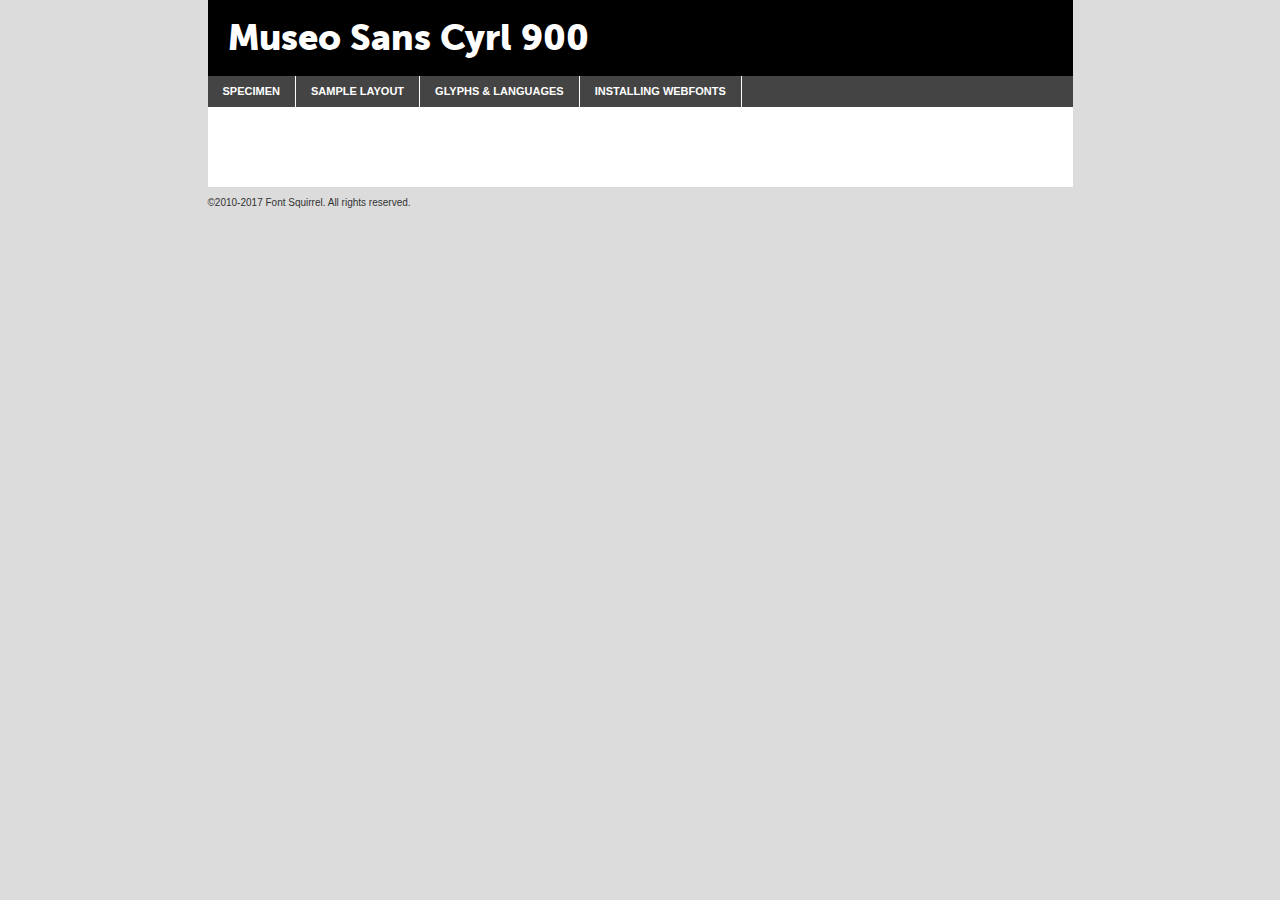
<file: fonts/MuseoSansCyrl_900/museosanscyrl-900-demo.html>
<!DOCTYPE html PUBLIC "-//W3C//DTD XHTML 1.0 Transitional//EN"
	"http://www.w3.org/TR/xhtml1/DTD/xhtml1-transitional.dtd">

<html xmlns="http://www.w3.org/1999/xhtml" xml:lang="en" lang="en">
<head>
	<meta http-equiv="Content-Type" content="text/html; charset=utf-8" />
	<script src="http://ajax.googleapis.com/ajax/libs/jquery/1.7.2/jquery.min.js" type="text/javascript" charset="utf-8"></script>
	<script type="text/javascript">
	(function($){$.fn.easyTabs=function(option){var param=jQuery.extend({fadeSpeed:"fast",defaultContent:1,activeClass:'active'},option);$(this).each(function(){var thisId="#"+this.id;if(param.defaultContent==''){param.defaultContent=1;}
	if(typeof param.defaultContent=="number")
	{var defaultTab=$(thisId+" .tabs li:eq("+(param.defaultContent-1)+") a").attr('href').substr(1);}else{var defaultTab=param.defaultContent;}
	$(thisId+" .tabs li a").each(function(){var tabToHide=$(this).attr('href').substr(1);$("#"+tabToHide).addClass('easytabs-tab-content');});hideAll();changeContent(defaultTab);function hideAll(){$(thisId+" .easytabs-tab-content").hide();}
	function changeContent(tabId){hideAll();$(thisId+" .tabs li").removeClass(param.activeClass);$(thisId+" .tabs li a[href=#"+tabId+"]").closest('li').addClass(param.activeClass);if(param.fadeSpeed!="none")
	{$(thisId+" #"+tabId).fadeIn(param.fadeSpeed);}else{$(thisId+" #"+tabId).show();}}
	$(thisId+" .tabs li").click(function(){var tabId=$(this).find('a').attr('href').substr(1);changeContent(tabId);return false;});});}})(jQuery);
	</script>
	<link rel="stylesheet" href="specimen_files/specimen_stylesheet.css" type="text/css" charset="utf-8" />
	<link rel="stylesheet" href="stylesheet.css" type="text/css" charset="utf-8" />

	<style type="text/css">
					body{
				font-family: 'museo_sans_cyrl900';
							}
		</style>

	<title>Museo Sans Cyrl 900 Specimen</title>
	
	
	<script type="text/javascript" charset="utf-8">
		$(document).ready(function() {
			$('#container').easyTabs({defaultContent:1});
		});
	</script>
</head>

<body>
<div id="container">
	<div id="header">
		Museo Sans Cyrl 900	</div>
	<ul class="tabs">
		<li><a href="#specimen">Specimen</a></li>
		<li><a href="#layout">Sample Layout</a></li>
				<li><a href="#glyphs">Glyphs &amp; Languages</a></li>
		<li><a href="#installing">Installing Webfonts</a></li>
		
	</ul>
	
	<div id="main_content">

		
			<div id="specimen">
		
				<div class="section">
					<div class="grid12 firstcol">
						<div class="huge">AaBb</div>
					</div>
				</div>
		
				<div class="section">
					<div class="glyph_range">A&#x200B;B&#x200b;C&#x200b;D&#x200b;E&#x200b;F&#x200b;G&#x200b;H&#x200b;I&#x200b;J&#x200b;K&#x200b;L&#x200b;M&#x200b;N&#x200b;O&#x200b;P&#x200b;Q&#x200b;R&#x200b;S&#x200b;T&#x200b;U&#x200b;V&#x200b;W&#x200b;X&#x200b;Y&#x200b;Z&#x200b;a&#x200b;b&#x200b;c&#x200b;d&#x200b;e&#x200b;f&#x200b;g&#x200b;h&#x200b;i&#x200b;j&#x200b;k&#x200b;l&#x200b;m&#x200b;n&#x200b;o&#x200b;p&#x200b;q&#x200b;r&#x200b;s&#x200b;t&#x200b;u&#x200b;v&#x200b;w&#x200b;x&#x200b;y&#x200b;z&#x200b;1&#x200b;2&#x200b;3&#x200b;4&#x200b;5&#x200b;6&#x200b;7&#x200b;8&#x200b;9&#x200b;0&#x200b;&amp;&#x200b;.&#x200b;,&#x200b;?&#x200b;!&#x200b;&#64;&#x200b;(&#x200b;)&#x200b;#&#x200b;$&#x200b;%&#x200b;*&#x200b;+&#x200b;-&#x200b;=&#x200b;:&#x200b;;</div>
				</div>
				<div class="section">
					<div class="grid12 firstcol">
						<table class="sample_table">
							<tr><td>10</td><td class="size10">abcdefghijklmnopqrstuvwxyzABCDEFGHIJKLMNOPQRSTUVWXYZ0123456789abcdefghijklmnopqrstuvwxyzABCDEFGHIJKLMNOPQRSTUVWXYZ0123456789abcdefghijklmnopqrstuvwxyzABCDEFGHIJKLMNOPQRSTUVWXYZ</td></tr>
							<tr><td>11</td><td class="size11">abcdefghijklmnopqrstuvwxyzABCDEFGHIJKLMNOPQRSTUVWXYZ0123456789abcdefghijklmnopqrstuvwxyzABCDEFGHIJKLMNOPQRSTUVWXYZ0123456789abcdefghijklmnopqrstuvwxyzABCDEFGHIJKLMNOPQRSTUVWXYZ</td></tr>
							<tr><td>12</td><td class="size12">abcdefghijklmnopqrstuvwxyzABCDEFGHIJKLMNOPQRSTUVWXYZ0123456789abcdefghijklmnopqrstuvwxyzABCDEFGHIJKLMNOPQRSTUVWXYZ0123456789abcdefghijklmnopqrstuvwxyzABCDEFGHIJKLMNOPQRSTUVWXYZ</td></tr>
							<tr><td>13</td><td class="size13">abcdefghijklmnopqrstuvwxyzABCDEFGHIJKLMNOPQRSTUVWXYZ0123456789abcdefghijklmnopqrstuvwxyzABCDEFGHIJKLMNOPQRSTUVWXYZ0123456789abcdefghijklmnopqrstuvwxyzABCDEFGHIJKLMNOPQRSTUVWXYZ</td></tr>
							<tr><td>14</td><td class="size14">abcdefghijklmnopqrstuvwxyzABCDEFGHIJKLMNOPQRSTUVWXYZ0123456789abcdefghijklmnopqrstuvwxyzABCDEFGHIJKLMNOPQRSTUVWXYZ0123456789abcdefghijklmnopqrstuvwxyzABCDEFGHIJKLMNOPQRSTUVWXYZ</td></tr>
							<tr><td>16</td><td class="size16">abcdefghijklmnopqrstuvwxyzABCDEFGHIJKLMNOPQRSTUVWXYZ0123456789abcdefghijklmnopqrstuvwxyzABCDEFGHIJKLMNOPQRSTUVWXYZ</td></tr>
							<tr><td>18</td><td class="size18">abcdefghijklmnopqrstuvwxyzABCDEFGHIJKLMNOPQRSTUVWXYZ0123456789abcdefghijklmnopqrstuvwxyzABCDEFGHIJKLMNOPQRSTUVWXYZ</td></tr>
							<tr><td>20</td><td class="size20">abcdefghijklmnopqrstuvwxyzABCDEFGHIJKLMNOPQRSTUVWXYZ0123456789abcdefghijklmnopqrstuvwxyzABCDEFGHIJKLMNOPQRSTUVWXYZ</td></tr>
							<tr><td>24</td><td class="size24">abcdefghijklmnopqrstuvwxyzABCDEFGHIJKLMNOPQRSTUVWXYZ0123456789abcdefghijklmnopqrstuvwxyzABCDEFGHIJKLMNOPQRSTUVWXYZ</td></tr>
							<tr><td>30</td><td class="size30">abcdefghijklmnopqrstuvwxyzABCDEFGHIJKLMNOPQRSTUVWXYZ0123456789abcdefghijklmnopqrstuvwxyzABCDEFGHIJKLMNOPQRSTUVWXYZ</td></tr>
							<tr><td>36</td><td class="size36">abcdefghijklmnopqrstuvwxyzABCDEFGHIJKLMNOPQRSTUVWXYZ0123456789abcdefghijklmnopqrstuvwxyzABCDEFGHIJKLMNOPQRSTUVWXYZ</td></tr>
							<tr><td>48</td><td class="size48">abcdefghijklmnopqrstuvwxyzABCDEFGHIJKLMNOPQRSTUVWXYZ0123456789abcdefghijklmnopqrstuvwxyzABCDEFGHIJKLMNOPQRSTUVWXYZ</td></tr>
							<tr><td>60</td><td class="size60">abcdefghijklmnopqrstuvwxyzABCDEFGHIJKLMNOPQRSTUVWXYZ0123456789abcdefghijklmnopqrstuvwxyzABCDEFGHIJKLMNOPQRSTUVWXYZ</td></tr>
							<tr><td>72</td><td class="size72">abcdefghijklmnopqrstuvwxyzABCDEFGHIJKLMNOPQRSTUVWXYZ0123456789abcdefghijklmnopqrstuvwxyzABCDEFGHIJKLMNOPQRSTUVWXYZ</td></tr>
							<tr><td>90</td><td class="size90">abcdefghijklmnopqrstuvwxyzABCDEFGHIJKLMNOPQRSTUVWXYZ0123456789abcdefghijklmnopqrstuvwxyzABCDEFGHIJKLMNOPQRSTUVWXYZ</td></tr>
						</table>
				
					</div>
			
				</div>
		
		
		
								<div class="section" id="bodycomparison">


										<div id="xheight">
				<div class="fontbody">&#x25FC;&#x25FC;&#x25FC;&#x25FC;&#x25FC;&#x25FC;&#x25FC;&#x25FC;&#x25FC;&#x25FC;&#x25FC;&#x25FC;&#x25FC;&#x25FC;&#x25FC;&#x25FC;&#x25FC;&#x25FC;&#x25FC;&#x25FC;&#x25FC;&#x25FC;&#x25FC;&#x25FC;&#x25FC;&#x25FC;&#x25FC;&#x25FC;&#x25FC;&#x25FC;&#x25FC;&#x25FC;&#x25FC;&#x25FC;&#x25FC;&#x25FC;&#x25FC;&#x25FC;&#x25FC;&#x25FC;&#x25FC;&#x25FC;&#x25FC;&#x25FC;&#x25FC;&#x25FC;&#x25FC;&#x25FC;&#x25FC;&#x25FC;&#x25FC;&#x25FC;&#x25FC;&#x25FC;&#x25FC;&#x25FC;&#x25FC;&#x25FC;&#x25FC;&#x25FC;&#x25FC;&#x25FC;&#x25FC;&#x25FC;&#x25FC;&#x25FC;&#x25FC;&#x25FC;&#x25FC;&#x25FC;&#x25FC;&#x25FC;&#x25FC;&#x25FC;&#x25FC;&#x25FC;&#x25FC;&#x25FC;&#x25FC;&#x25FC;&#x25FC;&#x25FC;&#x25FC;&#x25FC;&#x25FC;&#x25FC;&#x25FC;&#x25FC;&#x25FC;&#x25FC;&#x25FC;&#x25FC;&#x25FC;&#x25FC;&#x25FC;&#x25FC;&#x25FC;&#x25FC;&#x25FC;body</div><div class="arialbody">body</div><div class="verdanabody">body</div><div class="georgiabody">body</div></div>
										<div class="fontbody" style="z-index:1">
											body<span>Museo Sans Cyrl 900</span>
										</div>
										<div class="arialbody" style="z-index:1">
											body<span>Arial</span>
										</div>
										<div class="verdanabody" style="z-index:1">
											body<span>Verdana</span>
										</div>
										<div class="georgiabody" style="z-index:1">
											body<span>Georgia</span>
										</div>



								</div>
		
		
				<div class="section psample psample_row1" id="">
					
					<div class="grid2 firstcol">
						<p class="size10"><span>10.</span>Aenean lacinia bibendum nulla sed consectetur. Fusce dapibus, tellus ac cursus commodo, tortor mauris condimentum nibh, ut fermentum massa justo sit amet risus. Nullam id dolor id nibh ultricies vehicula ut id elit. Cum sociis natoque penatibus et magnis dis parturient montes, nascetur ridiculus mus. Nulla vitae elit libero, a pharetra augue.</p>
			
					</div>
					<div class="grid3">
						<p class="size11"><span>11.</span>Aenean lacinia bibendum nulla sed consectetur. Fusce dapibus, tellus ac cursus commodo, tortor mauris condimentum nibh, ut fermentum massa justo sit amet risus. Nullam id dolor id nibh ultricies vehicula ut id elit. Cum sociis natoque penatibus et magnis dis parturient montes, nascetur ridiculus mus. Nulla vitae elit libero, a pharetra augue.</p>
			
					</div>
					<div class="grid3">
						<p class="size12"><span>12.</span>Aenean lacinia bibendum nulla sed consectetur. Fusce dapibus, tellus ac cursus commodo, tortor mauris condimentum nibh, ut fermentum massa justo sit amet risus. Nullam id dolor id nibh ultricies vehicula ut id elit. Cum sociis natoque penatibus et magnis dis parturient montes, nascetur ridiculus mus. Nulla vitae elit libero, a pharetra augue.</p>
			
					</div>
					<div class="grid4">
						<p class="size13"><span>13.</span>Aenean lacinia bibendum nulla sed consectetur. Fusce dapibus, tellus ac cursus commodo, tortor mauris condimentum nibh, ut fermentum massa justo sit amet risus. Nullam id dolor id nibh ultricies vehicula ut id elit. Cum sociis natoque penatibus et magnis dis parturient montes, nascetur ridiculus mus. Nulla vitae elit libero, a pharetra augue.</p>
			
					</div>
					<div class="white_blend"></div>
					
				</div>
				<div class="section psample psample_row2" id="">
					<div class="grid3 firstcol">
						<p class="size14"><span>14.</span>Aenean lacinia bibendum nulla sed consectetur. Fusce dapibus, tellus ac cursus commodo, tortor mauris condimentum nibh, ut fermentum massa justo sit amet risus. Nullam id dolor id nibh ultricies vehicula ut id elit. Cum sociis natoque penatibus et magnis dis parturient montes, nascetur ridiculus mus. Nulla vitae elit libero, a pharetra augue.</p>
			
					</div>
					<div class="grid4">
						<p class="size16"><span>16.</span>Aenean lacinia bibendum nulla sed consectetur. Fusce dapibus, tellus ac cursus commodo, tortor mauris condimentum nibh, ut fermentum massa justo sit amet risus. Nullam id dolor id nibh ultricies vehicula ut id elit. Cum sociis natoque penatibus et magnis dis parturient montes, nascetur ridiculus mus. Nulla vitae elit libero, a pharetra augue.</p>
			
					</div>
					<div class="grid5">
						<p class="size18"><span>18.</span>Aenean lacinia bibendum nulla sed consectetur. Fusce dapibus, tellus ac cursus commodo, tortor mauris condimentum nibh, ut fermentum massa justo sit amet risus. Nullam id dolor id nibh ultricies vehicula ut id elit. Cum sociis natoque penatibus et magnis dis parturient montes, nascetur ridiculus mus. Nulla vitae elit libero, a pharetra augue.</p>
			
					</div>

					<div class="white_blend"></div>

				</div>
				
				<div class="section psample psample_row3" id="">
					<div class="grid5 firstcol">
						<p class="size20"><span>20.</span>Aenean lacinia bibendum nulla sed consectetur. Fusce dapibus, tellus ac cursus commodo, tortor mauris condimentum nibh, ut fermentum massa justo sit amet risus. Nullam id dolor id nibh ultricies vehicula ut id elit. Cum sociis natoque penatibus et magnis dis parturient montes, nascetur ridiculus mus. Nulla vitae elit libero, a pharetra augue.</p>
					</div>
					<div class="grid7">
						<p class="size24"><span>24.</span>Aenean lacinia bibendum nulla sed consectetur. Fusce dapibus, tellus ac cursus commodo, tortor mauris condimentum nibh, ut fermentum massa justo sit amet risus. Nullam id dolor id nibh ultricies vehicula ut id elit. Cum sociis natoque penatibus et magnis dis parturient montes, nascetur ridiculus mus. Nulla vitae elit libero, a pharetra augue.</p>
					</div>
					
					<div class="white_blend"></div>
					
				</div>
				
				<div class="section psample psample_row4" id="">
					<div class="grid12 firstcol">
						<p class="size30"><span>30.</span>Aenean lacinia bibendum nulla sed consectetur. Fusce dapibus, tellus ac cursus commodo, tortor mauris condimentum nibh, ut fermentum massa justo sit amet risus. Nullam id dolor id nibh ultricies vehicula ut id elit. Cum sociis natoque penatibus et magnis dis parturient montes, nascetur ridiculus mus. Nulla vitae elit libero, a pharetra augue.</p>
					</div>
					<div class="white_blend"></div>
					
				</div>
				
				
				
				<div class="section psample psample_row1 fullreverse">
					<div class="grid2 firstcol">
						<p class="size10"><span>10.</span>Aenean lacinia bibendum nulla sed consectetur. Fusce dapibus, tellus ac cursus commodo, tortor mauris condimentum nibh, ut fermentum massa justo sit amet risus. Nullam id dolor id nibh ultricies vehicula ut id elit. Cum sociis natoque penatibus et magnis dis parturient montes, nascetur ridiculus mus. Nulla vitae elit libero, a pharetra augue.</p>
			
					</div>
					<div class="grid3">
						<p class="size11"><span>11.</span>Aenean lacinia bibendum nulla sed consectetur. Fusce dapibus, tellus ac cursus commodo, tortor mauris condimentum nibh, ut fermentum massa justo sit amet risus. Nullam id dolor id nibh ultricies vehicula ut id elit. Cum sociis natoque penatibus et magnis dis parturient montes, nascetur ridiculus mus. Nulla vitae elit libero, a pharetra augue.</p>
			
					</div>
					<div class="grid3">
						<p class="size12"><span>12.</span>Aenean lacinia bibendum nulla sed consectetur. Fusce dapibus, tellus ac cursus commodo, tortor mauris condimentum nibh, ut fermentum massa justo sit amet risus. Nullam id dolor id nibh ultricies vehicula ut id elit. Cum sociis natoque penatibus et magnis dis parturient montes, nascetur ridiculus mus. Nulla vitae elit libero, a pharetra augue.</p>
			
					</div>
					<div class="grid4">
						<p class="size13"><span>13.</span>Aenean lacinia bibendum nulla sed consectetur. Fusce dapibus, tellus ac cursus commodo, tortor mauris condimentum nibh, ut fermentum massa justo sit amet risus. Nullam id dolor id nibh ultricies vehicula ut id elit. Cum sociis natoque penatibus et magnis dis parturient montes, nascetur ridiculus mus. Nulla vitae elit libero, a pharetra augue.</p>
			
					</div>
					<div class="black_blend"></div>
					
				</div>
				
				<div class="section psample psample_row2 fullreverse">
					<div class="grid3 firstcol">
						<p class="size14"><span>14.</span>Aenean lacinia bibendum nulla sed consectetur. Fusce dapibus, tellus ac cursus commodo, tortor mauris condimentum nibh, ut fermentum massa justo sit amet risus. Nullam id dolor id nibh ultricies vehicula ut id elit. Cum sociis natoque penatibus et magnis dis parturient montes, nascetur ridiculus mus. Nulla vitae elit libero, a pharetra augue.</p>
			
					</div>
					<div class="grid4">
						<p class="size16"><span>16.</span>Aenean lacinia bibendum nulla sed consectetur. Fusce dapibus, tellus ac cursus commodo, tortor mauris condimentum nibh, ut fermentum massa justo sit amet risus. Nullam id dolor id nibh ultricies vehicula ut id elit. Cum sociis natoque penatibus et magnis dis parturient montes, nascetur ridiculus mus. Nulla vitae elit libero, a pharetra augue.</p>
			
					</div>
					<div class="grid5">
						<p class="size18"><span>18.</span>Aenean lacinia bibendum nulla sed consectetur. Fusce dapibus, tellus ac cursus commodo, tortor mauris condimentum nibh, ut fermentum massa justo sit amet risus. Nullam id dolor id nibh ultricies vehicula ut id elit. Cum sociis natoque penatibus et magnis dis parturient montes, nascetur ridiculus mus. Nulla vitae elit libero, a pharetra augue.</p>
			
					</div>
					<div class="black_blend"></div>

				</div>
				
				<div class="section psample fullreverse psample_row3" id="">
					<div class="grid5 firstcol">
						<p class="size20"><span>20.</span>Aenean lacinia bibendum nulla sed consectetur. Fusce dapibus, tellus ac cursus commodo, tortor mauris condimentum nibh, ut fermentum massa justo sit amet risus. Nullam id dolor id nibh ultricies vehicula ut id elit. Cum sociis natoque penatibus et magnis dis parturient montes, nascetur ridiculus mus. Nulla vitae elit libero, a pharetra augue.</p>
					</div>
					<div class="grid7">
						<p class="size24"><span>24.</span>Aenean lacinia bibendum nulla sed consectetur. Fusce dapibus, tellus ac cursus commodo, tortor mauris condimentum nibh, ut fermentum massa justo sit amet risus. Nullam id dolor id nibh ultricies vehicula ut id elit. Cum sociis natoque penatibus et magnis dis parturient montes, nascetur ridiculus mus. Nulla vitae elit libero, a pharetra augue.</p>
					</div>
					
					<div class="black_blend"></div>
					
				</div>
				
				<div class="section psample fullreverse psample_row4" id="" style="border-bottom: 20px #000 solid;">
					<div class="grid12 firstcol">
						<p class="size30"><span>30.</span>Aenean lacinia bibendum nulla sed consectetur. Fusce dapibus, tellus ac cursus commodo, tortor mauris condimentum nibh, ut fermentum massa justo sit amet risus. Nullam id dolor id nibh ultricies vehicula ut id elit. Cum sociis natoque penatibus et magnis dis parturient montes, nascetur ridiculus mus. Nulla vitae elit libero, a pharetra augue.</p>
					</div>
					<div class="black_blend"></div>
					
				</div>
				
				
				
				
			</div>
			
			<div id="layout">
				
				<div class="section">
					
					<div class="grid12 firstcol">
						<h1>Lorem Ipsum Dolor</h1>
						<h2>Etiam porta sem malesuada magna mollis euismod</h2>
						
						<p class="byline">By <a href="#link">Aenean Lacinia</a></p>
					</div>
				</div>
				<div class="section">
					<div class="grid8 firstcol">
						<p class="large">Donec sed odio dui. Morbi leo risus, porta ac consectetur ac, vestibulum at eros. Fusce dapibus, tellus ac cursus commodo, tortor mauris condimentum nibh, ut fermentum massa justo sit amet risus. </p>

						
						<h3>Pellentesque ornare sem</h3>

						<p>Maecenas sed diam eget risus varius blandit sit amet non magna. Maecenas faucibus mollis interdum. Donec ullamcorper nulla non metus auctor fringilla. Nullam id dolor id nibh ultricies vehicula ut id elit. Nullam id dolor id nibh ultricies vehicula ut id elit. </p>

						<p>Aenean eu leo quam. Pellentesque ornare sem lacinia quam venenatis vestibulum. Lorem ipsum dolor sit amet, consectetur adipiscing elit. Cum sociis natoque penatibus et magnis dis parturient montes, nascetur ridiculus mus. </p>

						<p>Nulla vitae elit libero, a pharetra augue. Praesent commodo cursus magna, vel scelerisque nisl consectetur et. Aenean lacinia bibendum nulla sed consectetur. </p>

						<p>Nullam quis risus eget urna mollis ornare vel eu leo. Nullam quis risus eget urna mollis ornare vel eu leo. Maecenas sed diam eget risus varius blandit sit amet non magna. Donec ullamcorper nulla non metus auctor fringilla. </p>

						<h3>Cras mattis consectetur</h3>

						<p>Aenean eu leo quam. Pellentesque ornare sem lacinia quam venenatis vestibulum. Aenean lacinia bibendum nulla sed consectetur. Integer posuere erat a ante venenatis dapibus posuere velit aliquet. Cras mattis consectetur purus sit amet fermentum. </p>

						<p>Nullam id dolor id nibh ultricies vehicula ut id elit. Nullam quis risus eget urna mollis ornare vel eu leo. Cras mattis consectetur purus sit amet fermentum.</p>
					</div>
					
					<div class="grid4 sidebar">
						
						<div class="box reverse">
							<p class="last">Nullam quis risus eget urna mollis ornare vel eu leo. Donec ullamcorper nulla non metus auctor fringilla. Cras mattis consectetur purus sit amet fermentum. Sed posuere consectetur est at lobortis. Lorem ipsum dolor sit amet, consectetur adipiscing elit. </p>
						</div>
						
						<p class="caption">Maecenas sed diam eget risus varius.</p>

						<p>Vestibulum id ligula porta felis euismod semper. Integer posuere erat a ante venenatis dapibus posuere velit aliquet. Vestibulum id ligula porta felis euismod semper. Sed posuere consectetur est at lobortis. Maecenas sed diam eget risus varius blandit sit amet non magna. Fusce dapibus, tellus ac cursus commodo, tortor mauris condimentum nibh, ut fermentum massa justo sit amet risus. </p>

					

						<p>Duis mollis, est non commodo luctus, nisi erat porttitor ligula, eget lacinia odio sem nec elit. Aenean lacinia bibendum nulla sed consectetur. Vivamus sagittis lacus vel augue laoreet rutrum faucibus dolor auctor. Aenean lacinia bibendum nulla sed consectetur. Nullam quis risus eget urna mollis ornare vel eu leo. </p>

						<p>Praesent commodo cursus magna, vel scelerisque nisl consectetur et. Donec ullamcorper nulla non metus auctor fringilla. Maecenas faucibus mollis interdum. Fusce dapibus, tellus ac cursus commodo, tortor mauris condimentum nibh, ut fermentum massa justo sit amet risus. </p>

					</div>
				</div>
				
			</div>


			



		<div id="glyphs">
			<div class="section">
				<div class="grid12 firstcol">
			
				<h1>Language Support</h1>
				<p>The subset of Museo Sans Cyrl 900 in this kit supports the following languages:<br />
			
					Cyrillic, English, Arrernte, Bislama, Cebuano, Fijian, Gilbertese, Hmong, Ibanag, Iloko_ilokano, Interglossa_glosa, Interlingua, Lojban, Norfolk_pitcairnese, Oromo, Rotokas, Seychelles_creole, Shona, Somali, Southern_ndebele, Swahili, Swati_swazi, Tok_pisin, Turkmen_cyrillic, Uyghur_cyrillic, Votic_cyrillic, Warlpiri, Xhosa, Zulu, Latinbasic, Ubasic, Demo, Moldovan				</p>
				<h1>Glyph Chart</h1>
				<p>The subset of Museo Sans Cyrl 900 in this kit includes all the glyphs listed below. Unicode entities are included above each glyph to help you insert individual characters into your layout.</p>
				<div id="glyph_chart">
			
																				 <div><p>&amp;#32;</p>&#32;</div>
																				 <div><p>&amp;#33;</p>&#33;</div>
																				 <div><p>&amp;#34;</p>&#34;</div>
																				 <div><p>&amp;#35;</p>&#35;</div>
																				 <div><p>&amp;#36;</p>&#36;</div>
																				 <div><p>&amp;#37;</p>&#37;</div>
																				 <div><p>&amp;#38;</p>&#38;</div>
																				 <div><p>&amp;#39;</p>&#39;</div>
																				 <div><p>&amp;#40;</p>&#40;</div>
																				 <div><p>&amp;#41;</p>&#41;</div>
																				 <div><p>&amp;#42;</p>&#42;</div>
																				 <div><p>&amp;#43;</p>&#43;</div>
																				 <div><p>&amp;#44;</p>&#44;</div>
																				 <div><p>&amp;#45;</p>&#45;</div>
																				 <div><p>&amp;#46;</p>&#46;</div>
																				 <div><p>&amp;#47;</p>&#47;</div>
																				 <div><p>&amp;#48;</p>&#48;</div>
																				 <div><p>&amp;#49;</p>&#49;</div>
																				 <div><p>&amp;#50;</p>&#50;</div>
																				 <div><p>&amp;#51;</p>&#51;</div>
																				 <div><p>&amp;#52;</p>&#52;</div>
																				 <div><p>&amp;#53;</p>&#53;</div>
																				 <div><p>&amp;#54;</p>&#54;</div>
																				 <div><p>&amp;#55;</p>&#55;</div>
																				 <div><p>&amp;#56;</p>&#56;</div>
																				 <div><p>&amp;#57;</p>&#57;</div>
																				 <div><p>&amp;#58;</p>&#58;</div>
																				 <div><p>&amp;#59;</p>&#59;</div>
																				 <div><p>&amp;#60;</p>&#60;</div>
																				 <div><p>&amp;#61;</p>&#61;</div>
																				 <div><p>&amp;#62;</p>&#62;</div>
																				 <div><p>&amp;#63;</p>&#63;</div>
																				 <div><p>&amp;#64;</p>&#64;</div>
																				 <div><p>&amp;#65;</p>&#65;</div>
																				 <div><p>&amp;#66;</p>&#66;</div>
																				 <div><p>&amp;#67;</p>&#67;</div>
																				 <div><p>&amp;#68;</p>&#68;</div>
																				 <div><p>&amp;#69;</p>&#69;</div>
																				 <div><p>&amp;#70;</p>&#70;</div>
																				 <div><p>&amp;#71;</p>&#71;</div>
																				 <div><p>&amp;#72;</p>&#72;</div>
																				 <div><p>&amp;#73;</p>&#73;</div>
																				 <div><p>&amp;#74;</p>&#74;</div>
																				 <div><p>&amp;#75;</p>&#75;</div>
																				 <div><p>&amp;#76;</p>&#76;</div>
																				 <div><p>&amp;#77;</p>&#77;</div>
																				 <div><p>&amp;#78;</p>&#78;</div>
																				 <div><p>&amp;#79;</p>&#79;</div>
																				 <div><p>&amp;#80;</p>&#80;</div>
																				 <div><p>&amp;#81;</p>&#81;</div>
																				 <div><p>&amp;#82;</p>&#82;</div>
																				 <div><p>&amp;#83;</p>&#83;</div>
																				 <div><p>&amp;#84;</p>&#84;</div>
																				 <div><p>&amp;#85;</p>&#85;</div>
																				 <div><p>&amp;#86;</p>&#86;</div>
																				 <div><p>&amp;#87;</p>&#87;</div>
																				 <div><p>&amp;#88;</p>&#88;</div>
																				 <div><p>&amp;#89;</p>&#89;</div>
																				 <div><p>&amp;#90;</p>&#90;</div>
																				 <div><p>&amp;#91;</p>&#91;</div>
																				 <div><p>&amp;#92;</p>&#92;</div>
																				 <div><p>&amp;#93;</p>&#93;</div>
																				 <div><p>&amp;#94;</p>&#94;</div>
																				 <div><p>&amp;#95;</p>&#95;</div>
																				 <div><p>&amp;#96;</p>&#96;</div>
																				 <div><p>&amp;#97;</p>&#97;</div>
																				 <div><p>&amp;#98;</p>&#98;</div>
																				 <div><p>&amp;#99;</p>&#99;</div>
																				 <div><p>&amp;#100;</p>&#100;</div>
																				 <div><p>&amp;#101;</p>&#101;</div>
																				 <div><p>&amp;#102;</p>&#102;</div>
																				 <div><p>&amp;#103;</p>&#103;</div>
																				 <div><p>&amp;#104;</p>&#104;</div>
																				 <div><p>&amp;#105;</p>&#105;</div>
																				 <div><p>&amp;#106;</p>&#106;</div>
																				 <div><p>&amp;#107;</p>&#107;</div>
																				 <div><p>&amp;#108;</p>&#108;</div>
																				 <div><p>&amp;#109;</p>&#109;</div>
																				 <div><p>&amp;#110;</p>&#110;</div>
																				 <div><p>&amp;#111;</p>&#111;</div>
																				 <div><p>&amp;#112;</p>&#112;</div>
																				 <div><p>&amp;#113;</p>&#113;</div>
																				 <div><p>&amp;#114;</p>&#114;</div>
																				 <div><p>&amp;#115;</p>&#115;</div>
																				 <div><p>&amp;#116;</p>&#116;</div>
																				 <div><p>&amp;#117;</p>&#117;</div>
																				 <div><p>&amp;#118;</p>&#118;</div>
																				 <div><p>&amp;#119;</p>&#119;</div>
																				 <div><p>&amp;#120;</p>&#120;</div>
																				 <div><p>&amp;#121;</p>&#121;</div>
																				 <div><p>&amp;#122;</p>&#122;</div>
																				 <div><p>&amp;#123;</p>&#123;</div>
																				 <div><p>&amp;#124;</p>&#124;</div>
																				 <div><p>&amp;#125;</p>&#125;</div>
																				 <div><p>&amp;#126;</p>&#126;</div>
																				 <div><p>&amp;#160;</p>&#160;</div>
																				 <div><p>&amp;#162;</p>&#162;</div>
																				 <div><p>&amp;#163;</p>&#163;</div>
																				 <div><p>&amp;#165;</p>&#165;</div>
																				 <div><p>&amp;#168;</p>&#168;</div>
																				 <div><p>&amp;#169;</p>&#169;</div>
																				 <div><p>&amp;#171;</p>&#171;</div>
																				 <div><p>&amp;#173;</p>&#173;</div>
																				 <div><p>&amp;#174;</p>&#174;</div>
																				 <div><p>&amp;#180;</p>&#180;</div>
																				 <div><p>&amp;#184;</p>&#184;</div>
																				 <div><p>&amp;#187;</p>&#187;</div>
																				 <div><p>&amp;#710;</p>&#710;</div>
																				 <div><p>&amp;#730;</p>&#730;</div>
																				 <div><p>&amp;#732;</p>&#732;</div>
																				 <div><p>&amp;#1024;</p>&#1024;</div>
																				 <div><p>&amp;#1025;</p>&#1025;</div>
																				 <div><p>&amp;#1026;</p>&#1026;</div>
																				 <div><p>&amp;#1027;</p>&#1027;</div>
																				 <div><p>&amp;#1028;</p>&#1028;</div>
																				 <div><p>&amp;#1029;</p>&#1029;</div>
																				 <div><p>&amp;#1030;</p>&#1030;</div>
																				 <div><p>&amp;#1031;</p>&#1031;</div>
																				 <div><p>&amp;#1032;</p>&#1032;</div>
																				 <div><p>&amp;#1033;</p>&#1033;</div>
																				 <div><p>&amp;#1034;</p>&#1034;</div>
																				 <div><p>&amp;#1035;</p>&#1035;</div>
																				 <div><p>&amp;#1036;</p>&#1036;</div>
																				 <div><p>&amp;#1037;</p>&#1037;</div>
																				 <div><p>&amp;#1038;</p>&#1038;</div>
																				 <div><p>&amp;#1039;</p>&#1039;</div>
																				 <div><p>&amp;#1040;</p>&#1040;</div>
																				 <div><p>&amp;#1041;</p>&#1041;</div>
																				 <div><p>&amp;#1042;</p>&#1042;</div>
																				 <div><p>&amp;#1043;</p>&#1043;</div>
																				 <div><p>&amp;#1044;</p>&#1044;</div>
																				 <div><p>&amp;#1045;</p>&#1045;</div>
																				 <div><p>&amp;#1046;</p>&#1046;</div>
																				 <div><p>&amp;#1047;</p>&#1047;</div>
																				 <div><p>&amp;#1048;</p>&#1048;</div>
																				 <div><p>&amp;#1049;</p>&#1049;</div>
																				 <div><p>&amp;#1050;</p>&#1050;</div>
																				 <div><p>&amp;#1051;</p>&#1051;</div>
																				 <div><p>&amp;#1052;</p>&#1052;</div>
																				 <div><p>&amp;#1053;</p>&#1053;</div>
																				 <div><p>&amp;#1054;</p>&#1054;</div>
																				 <div><p>&amp;#1055;</p>&#1055;</div>
																				 <div><p>&amp;#1056;</p>&#1056;</div>
																				 <div><p>&amp;#1057;</p>&#1057;</div>
																				 <div><p>&amp;#1058;</p>&#1058;</div>
																				 <div><p>&amp;#1059;</p>&#1059;</div>
																				 <div><p>&amp;#1060;</p>&#1060;</div>
																				 <div><p>&amp;#1061;</p>&#1061;</div>
																				 <div><p>&amp;#1062;</p>&#1062;</div>
																				 <div><p>&amp;#1063;</p>&#1063;</div>
																				 <div><p>&amp;#1064;</p>&#1064;</div>
																				 <div><p>&amp;#1065;</p>&#1065;</div>
																				 <div><p>&amp;#1066;</p>&#1066;</div>
																				 <div><p>&amp;#1067;</p>&#1067;</div>
																				 <div><p>&amp;#1068;</p>&#1068;</div>
																				 <div><p>&amp;#1069;</p>&#1069;</div>
																				 <div><p>&amp;#1070;</p>&#1070;</div>
																				 <div><p>&amp;#1071;</p>&#1071;</div>
																				 <div><p>&amp;#1072;</p>&#1072;</div>
																				 <div><p>&amp;#1073;</p>&#1073;</div>
																				 <div><p>&amp;#1074;</p>&#1074;</div>
																				 <div><p>&amp;#1075;</p>&#1075;</div>
																				 <div><p>&amp;#1076;</p>&#1076;</div>
																				 <div><p>&amp;#1077;</p>&#1077;</div>
																				 <div><p>&amp;#1078;</p>&#1078;</div>
																				 <div><p>&amp;#1079;</p>&#1079;</div>
																				 <div><p>&amp;#1080;</p>&#1080;</div>
																				 <div><p>&amp;#1081;</p>&#1081;</div>
																				 <div><p>&amp;#1082;</p>&#1082;</div>
																				 <div><p>&amp;#1083;</p>&#1083;</div>
																				 <div><p>&amp;#1084;</p>&#1084;</div>
																				 <div><p>&amp;#1085;</p>&#1085;</div>
																				 <div><p>&amp;#1086;</p>&#1086;</div>
																				 <div><p>&amp;#1087;</p>&#1087;</div>
																				 <div><p>&amp;#1088;</p>&#1088;</div>
																				 <div><p>&amp;#1089;</p>&#1089;</div>
																				 <div><p>&amp;#1090;</p>&#1090;</div>
																				 <div><p>&amp;#1091;</p>&#1091;</div>
																				 <div><p>&amp;#1092;</p>&#1092;</div>
																				 <div><p>&amp;#1093;</p>&#1093;</div>
																				 <div><p>&amp;#1094;</p>&#1094;</div>
																				 <div><p>&amp;#1095;</p>&#1095;</div>
																				 <div><p>&amp;#1096;</p>&#1096;</div>
																				 <div><p>&amp;#1097;</p>&#1097;</div>
																				 <div><p>&amp;#1098;</p>&#1098;</div>
																				 <div><p>&amp;#1099;</p>&#1099;</div>
																				 <div><p>&amp;#1100;</p>&#1100;</div>
																				 <div><p>&amp;#1101;</p>&#1101;</div>
																				 <div><p>&amp;#1102;</p>&#1102;</div>
																				 <div><p>&amp;#1103;</p>&#1103;</div>
																				 <div><p>&amp;#1104;</p>&#1104;</div>
																				 <div><p>&amp;#1105;</p>&#1105;</div>
																				 <div><p>&amp;#1106;</p>&#1106;</div>
																				 <div><p>&amp;#1107;</p>&#1107;</div>
																				 <div><p>&amp;#1108;</p>&#1108;</div>
																				 <div><p>&amp;#1109;</p>&#1109;</div>
																				 <div><p>&amp;#1110;</p>&#1110;</div>
																				 <div><p>&amp;#1111;</p>&#1111;</div>
																				 <div><p>&amp;#1112;</p>&#1112;</div>
																				 <div><p>&amp;#1113;</p>&#1113;</div>
																				 <div><p>&amp;#1114;</p>&#1114;</div>
																				 <div><p>&amp;#1115;</p>&#1115;</div>
																				 <div><p>&amp;#1116;</p>&#1116;</div>
																				 <div><p>&amp;#1117;</p>&#1117;</div>
																				 <div><p>&amp;#1118;</p>&#1118;</div>
																				 <div><p>&amp;#1119;</p>&#1119;</div>
																				 <div><p>&amp;#1122;</p>&#1122;</div>
																				 <div><p>&amp;#1123;</p>&#1123;</div>
																				 <div><p>&amp;#1138;</p>&#1138;</div>
																				 <div><p>&amp;#1139;</p>&#1139;</div>
																				 <div><p>&amp;#1140;</p>&#1140;</div>
																				 <div><p>&amp;#1141;</p>&#1141;</div>
																				 <div><p>&amp;#1162;</p>&#1162;</div>
																				 <div><p>&amp;#1163;</p>&#1163;</div>
																				 <div><p>&amp;#1164;</p>&#1164;</div>
																				 <div><p>&amp;#1165;</p>&#1165;</div>
																				 <div><p>&amp;#1166;</p>&#1166;</div>
																				 <div><p>&amp;#1167;</p>&#1167;</div>
																				 <div><p>&amp;#1168;</p>&#1168;</div>
																				 <div><p>&amp;#1169;</p>&#1169;</div>
																				 <div><p>&amp;#1170;</p>&#1170;</div>
																				 <div><p>&amp;#1171;</p>&#1171;</div>
																				 <div><p>&amp;#1172;</p>&#1172;</div>
																				 <div><p>&amp;#1173;</p>&#1173;</div>
																				 <div><p>&amp;#1174;</p>&#1174;</div>
																				 <div><p>&amp;#1175;</p>&#1175;</div>
																				 <div><p>&amp;#1176;</p>&#1176;</div>
																				 <div><p>&amp;#1177;</p>&#1177;</div>
																				 <div><p>&amp;#1178;</p>&#1178;</div>
																				 <div><p>&amp;#1179;</p>&#1179;</div>
																				 <div><p>&amp;#1180;</p>&#1180;</div>
																				 <div><p>&amp;#1181;</p>&#1181;</div>
																				 <div><p>&amp;#1182;</p>&#1182;</div>
																				 <div><p>&amp;#1183;</p>&#1183;</div>
																				 <div><p>&amp;#1184;</p>&#1184;</div>
																				 <div><p>&amp;#1185;</p>&#1185;</div>
																				 <div><p>&amp;#1186;</p>&#1186;</div>
																				 <div><p>&amp;#1187;</p>&#1187;</div>
																				 <div><p>&amp;#1188;</p>&#1188;</div>
																				 <div><p>&amp;#1189;</p>&#1189;</div>
																				 <div><p>&amp;#1190;</p>&#1190;</div>
																				 <div><p>&amp;#1191;</p>&#1191;</div>
																				 <div><p>&amp;#1192;</p>&#1192;</div>
																				 <div><p>&amp;#1193;</p>&#1193;</div>
																				 <div><p>&amp;#1194;</p>&#1194;</div>
																				 <div><p>&amp;#1195;</p>&#1195;</div>
																				 <div><p>&amp;#1196;</p>&#1196;</div>
																				 <div><p>&amp;#1197;</p>&#1197;</div>
																				 <div><p>&amp;#1198;</p>&#1198;</div>
																				 <div><p>&amp;#1199;</p>&#1199;</div>
																				 <div><p>&amp;#1200;</p>&#1200;</div>
																				 <div><p>&amp;#1201;</p>&#1201;</div>
																				 <div><p>&amp;#1202;</p>&#1202;</div>
																				 <div><p>&amp;#1203;</p>&#1203;</div>
																				 <div><p>&amp;#1204;</p>&#1204;</div>
																				 <div><p>&amp;#1205;</p>&#1205;</div>
																				 <div><p>&amp;#1206;</p>&#1206;</div>
																				 <div><p>&amp;#1207;</p>&#1207;</div>
																				 <div><p>&amp;#1208;</p>&#1208;</div>
																				 <div><p>&amp;#1209;</p>&#1209;</div>
																				 <div><p>&amp;#1210;</p>&#1210;</div>
																				 <div><p>&amp;#1211;</p>&#1211;</div>
																				 <div><p>&amp;#1212;</p>&#1212;</div>
																				 <div><p>&amp;#1213;</p>&#1213;</div>
																				 <div><p>&amp;#1214;</p>&#1214;</div>
																				 <div><p>&amp;#1215;</p>&#1215;</div>
																				 <div><p>&amp;#1216;</p>&#1216;</div>
																				 <div><p>&amp;#1217;</p>&#1217;</div>
																				 <div><p>&amp;#1218;</p>&#1218;</div>
																				 <div><p>&amp;#1219;</p>&#1219;</div>
																				 <div><p>&amp;#1220;</p>&#1220;</div>
																				 <div><p>&amp;#1221;</p>&#1221;</div>
																				 <div><p>&amp;#1222;</p>&#1222;</div>
																				 <div><p>&amp;#1223;</p>&#1223;</div>
																				 <div><p>&amp;#1224;</p>&#1224;</div>
																				 <div><p>&amp;#1225;</p>&#1225;</div>
																				 <div><p>&amp;#1226;</p>&#1226;</div>
																				 <div><p>&amp;#1227;</p>&#1227;</div>
																				 <div><p>&amp;#1228;</p>&#1228;</div>
																				 <div><p>&amp;#1229;</p>&#1229;</div>
																				 <div><p>&amp;#1230;</p>&#1230;</div>
																				 <div><p>&amp;#1231;</p>&#1231;</div>
																				 <div><p>&amp;#1232;</p>&#1232;</div>
																				 <div><p>&amp;#1233;</p>&#1233;</div>
																				 <div><p>&amp;#1234;</p>&#1234;</div>
																				 <div><p>&amp;#1235;</p>&#1235;</div>
																				 <div><p>&amp;#1236;</p>&#1236;</div>
																				 <div><p>&amp;#1237;</p>&#1237;</div>
																				 <div><p>&amp;#1238;</p>&#1238;</div>
																				 <div><p>&amp;#1239;</p>&#1239;</div>
																				 <div><p>&amp;#1240;</p>&#1240;</div>
																				 <div><p>&amp;#1241;</p>&#1241;</div>
																				 <div><p>&amp;#1242;</p>&#1242;</div>
																				 <div><p>&amp;#1243;</p>&#1243;</div>
																				 <div><p>&amp;#1244;</p>&#1244;</div>
																				 <div><p>&amp;#1245;</p>&#1245;</div>
																				 <div><p>&amp;#1246;</p>&#1246;</div>
																				 <div><p>&amp;#1247;</p>&#1247;</div>
																				 <div><p>&amp;#1248;</p>&#1248;</div>
																				 <div><p>&amp;#1249;</p>&#1249;</div>
																				 <div><p>&amp;#1250;</p>&#1250;</div>
																				 <div><p>&amp;#1251;</p>&#1251;</div>
																				 <div><p>&amp;#1252;</p>&#1252;</div>
																				 <div><p>&amp;#1253;</p>&#1253;</div>
																				 <div><p>&amp;#1254;</p>&#1254;</div>
																				 <div><p>&amp;#1255;</p>&#1255;</div>
																				 <div><p>&amp;#1256;</p>&#1256;</div>
																				 <div><p>&amp;#1257;</p>&#1257;</div>
																				 <div><p>&amp;#1258;</p>&#1258;</div>
																				 <div><p>&amp;#1259;</p>&#1259;</div>
																				 <div><p>&amp;#1260;</p>&#1260;</div>
																				 <div><p>&amp;#1261;</p>&#1261;</div>
																				 <div><p>&amp;#1262;</p>&#1262;</div>
																				 <div><p>&amp;#1263;</p>&#1263;</div>
																				 <div><p>&amp;#1264;</p>&#1264;</div>
																				 <div><p>&amp;#1265;</p>&#1265;</div>
																				 <div><p>&amp;#1266;</p>&#1266;</div>
																				 <div><p>&amp;#1267;</p>&#1267;</div>
																				 <div><p>&amp;#1268;</p>&#1268;</div>
																				 <div><p>&amp;#1269;</p>&#1269;</div>
																				 <div><p>&amp;#1270;</p>&#1270;</div>
																				 <div><p>&amp;#1271;</p>&#1271;</div>
																				 <div><p>&amp;#1272;</p>&#1272;</div>
																				 <div><p>&amp;#1273;</p>&#1273;</div>
																				 <div><p>&amp;#8192;</p>&#8192;</div>
																				 <div><p>&amp;#8193;</p>&#8193;</div>
																				 <div><p>&amp;#8194;</p>&#8194;</div>
																				 <div><p>&amp;#8195;</p>&#8195;</div>
																				 <div><p>&amp;#8196;</p>&#8196;</div>
																				 <div><p>&amp;#8197;</p>&#8197;</div>
																				 <div><p>&amp;#8198;</p>&#8198;</div>
																				 <div><p>&amp;#8199;</p>&#8199;</div>
																				 <div><p>&amp;#8200;</p>&#8200;</div>
																				 <div><p>&amp;#8201;</p>&#8201;</div>
																				 <div><p>&amp;#8202;</p>&#8202;</div>
																				 <div><p>&amp;#8208;</p>&#8208;</div>
																				 <div><p>&amp;#8209;</p>&#8209;</div>
																				 <div><p>&amp;#8210;</p>&#8210;</div>
																				 <div><p>&amp;#8211;</p>&#8211;</div>
																				 <div><p>&amp;#8212;</p>&#8212;</div>
																				 <div><p>&amp;#8216;</p>&#8216;</div>
																				 <div><p>&amp;#8217;</p>&#8217;</div>
																				 <div><p>&amp;#8218;</p>&#8218;</div>
																				 <div><p>&amp;#8220;</p>&#8220;</div>
																				 <div><p>&amp;#8221;</p>&#8221;</div>
																				 <div><p>&amp;#8222;</p>&#8222;</div>
																				 <div><p>&amp;#8226;</p>&#8226;</div>
																				 <div><p>&amp;#8230;</p>&#8230;</div>
																				 <div><p>&amp;#8239;</p>&#8239;</div>
																				 <div><p>&amp;#8249;</p>&#8249;</div>
																				 <div><p>&amp;#8250;</p>&#8250;</div>
																				 <div><p>&amp;#8287;</p>&#8287;</div>
																				 <div><p>&amp;#8364;</p>&#8364;</div>
																				 <div><p>&amp;#8482;</p>&#8482;</div>
																				 <div><p>&amp;#9724;</p>&#9724;</div>
																																																</div>	
				</div>
		
		
			</div>
		</div>
		
		
		<div id="specs">
			
		</div>
	
		<div id="installing">
			<div class="section">
				<div class="grid7 firstcol">
					<h1>Installing Webfonts</h1>
					
					<p>Webfonts are supported by all major browser platforms but not all in the same way. There are currently four different font formats that must be included in order to target all browsers. This includes TTF, WOFF, EOT and SVG.</p>
					
					<h2>1. Upload your webfonts</h2>
					<p>You must upload your webfont kit to your website. They should be in or near the same directory as your CSS files.</p>
					
					<h2>2. Include the webfont stylesheet</h2>
					<p>A special CSS @font-face declaration helps the various browsers select the appropriate font it needs without causing you a bunch of headaches. Learn more about this syntax by reading the <a href="https://www.fontspring.com/blog/further-hardening-of-the-bulletproof-syntax">Fontspring blog post</a> about it. The code for it is as follows:</p>


<code>
@font-face{ 
	font-family: 'MyWebFont';
	src: url('WebFont.eot');
	src: url('WebFont.eot?#iefix') format('embedded-opentype'),
	     url('WebFont.woff') format('woff'),
	     url('WebFont.ttf') format('truetype'),
	     url('WebFont.svg#webfont') format('svg');
}
</code>

	<p>We've already gone ahead and generated the code for you. All you have to do is link to the stylesheet in your HTML, like this:</p>
	<code>&lt;link rel=&quot;stylesheet&quot; href=&quot;stylesheet.css&quot; type=&quot;text/css&quot; charset=&quot;utf-8&quot; /&gt;</code>

					<h2>3. Modify your own stylesheet</h2>
					<p>To take advantage of your new fonts, you must tell your stylesheet to use them. Look at the original @font-face declaration above and find the property called "font-family." The name linked there will be what you use to reference the font. Prepend that webfont name to the font stack in the "font-family" property, inside the selector you want to change. For example:</p>
<code>p { font-family: 'WebFont', Arial, sans-serif; }</code>

<h2>4. Test</h2>
<p>Getting webfonts to work cross-browser <em>can</em> be tricky. Use the information in the sidebar to help you if you find that fonts aren't loading in a particular browser.</p>
				</div>
				
				<div class="grid5 sidebar">
					<div class="box">
						<h2>Troubleshooting<br />Font-Face Problems</h2>
						<p>Having trouble getting your webfonts to load in your new website? Here are some tips to sort out what might be the problem.</p>

						<h3>Fonts not showing in any browser</h3>

						<p>This sounds like you need to work on the plumbing. You either did not upload the fonts to the correct directory, or you did not link the fonts properly in the CSS. If you've confirmed that all this is correct and you still have a problem, take a look at your .htaccess file and see if requests are getting intercepted.</p>

						<h3>Fonts not loading in iPhone or iPad</h3>

						<p>The most common problem here is that you are serving the fonts from an IIS server. IIS refuses to serve files that have unknown MIME types. If that is the case, you must set the MIME type for SVG to "image/svg+xml" in the server settings. Follow these instructions from Microsoft if you need help.</p>

						<h3>Fonts not loading in Firefox</h3>

						<p>The primary reason for this failure? You are still using a version Firefox older than 3.5. So upgrade already! If that isn't it, then you are very likely serving fonts from a different domain. Firefox requires that all font assets be served from the same domain. Lastly it is possible that you need to add WOFF to your list of MIME types (if you are serving via IIS.)</p>

						<h3>Fonts not loading in IE</h3>

						<p>Are you looking at Internet Explorer on an actual Windows machine or are you cheating by using a service like Adobe BrowserLab? Many of these screenshot services do not render @font-face for IE. Best to test it on a real machine.</p>

						<h3>Fonts not loading in IE9</h3>

						<p>IE9, like Firefox, requires that fonts be served from the same domain as the website. Make sure that is the case.</p>
					</div>
				</div>
			</div>
			
		</div>
	
	</div>
	<div id="footer">
		<p>&copy;2010-2017 Font Squirrel. All rights reserved.</p>
	</div>
</div>
</body>
</html>
</file>
<file: css/style.css>
@font-face {
    font-family: 'MuseoSansCyrl';
    src: url('../fonts/MuseoSansCyrl_500/museosanscyrl-500-webfont.eot');
    src: url('../fonts/MuseoSansCyrl_500/museosanscyrl-500-webfont.eot?#iefix') format('embedded-opentype'),
         url('../fonts/MuseoSansCyrl_500/museosanscyrl-500-webfont.woff2') format('woff2'),
         url('../fonts/MuseoSansCyrl_500/museosanscyrl-500-webfont.woff') format('woff'),
         url('../fonts/MuseoSansCyrl_500/museosanscyrl-500-webfont.svg#museo_sans_cyrl500') format('svg');
    font-weight: 500;
    font-style: normal;
}


@font-face {
    font-family: 'MuseoSansCyrl';
    src: url('../fonts/MuseoSansCyrl_700/museosanscyrl-700-webfont.eot');
    src: url('../fonts/MuseoSansCyrl_700/museosanscyrl-700-webfont.eot?#iefix') format('embedded-opentype'),
         url('../fonts/MuseoSansCyrl_700/museosanscyrl-700-webfont.woff2') format('woff2'),
         url('../fonts/MuseoSansCyrl_700/museosanscyrl-700-webfont.woff') format('woff'),
         url('../fonts/MuseoSansCyrl_700/museosanscyrl-700-webfont.svg#museo_sans_cyrl700') format('svg');
    font-weight: 700;
    font-style: normal;
}

@font-face {
    font-family: 'MuseoSansCyrl';
    src: url('../fonts/MuseoSansCyrl_900/museosanscyrl-900-webfont.eot');
    src: url('../fonts/MuseoSansCyrl_900/museosanscyrl-900-webfont.eot?#iefix') format('embedded-opentype'),
         url('../fonts/MuseoSansCyrl_900/museosanscyrl-900-webfont.woff2') format('woff2'),
         url('../fonts/MuseoSansCyrl_900/museosanscyrl-900-webfont.woff') format('woff'),
         url('../fonts/MuseoSansCyrl_900/museosanscyrl-900-webfont.svg#museo_sans_cyrl900') format('svg');
    font-weight: 900;
    font-style: normal;
}



* {
    -webkit-box-sizing: border-box;
    -moz-box-sizing: border-box;
    box-sizing: border-box;
    margin: 0;
}

body {
	background-color: #fff;
	color: #000;
    font-family: 'MuseoSansCyrl', sans-serif;
    font-size: 11px;
    font-weight: 500;
    position: relative;
}

h1{
    font-size: 18px;
}

h2{
    font-size: 14px;
}

img{
    max-width: 100%;
	height: auto;
}

a{
    text-decoration: none;
    color: inherit;
}


ul{
    padding: 0;
}

li{
    list-style-type: none;
}

.clearfix:before,
.clearfix:after {
    content: " ";
    display: block;
}

.clearfix:after {
    clear: both;
}


/****************MAIN*******************/

body>header{
    height: 90px;
    background-image: url(../img/head_bg.png);
    color: #cfc38f;
    font-size: 11px;
    font-weight: 700;
    text-transform: uppercase;
    line-height: 90px;
    padding-left: 32px;
    padding-right: 32px;
    position: fixed;
    left: 0;
    right: 0;
    z-index: 10;
}

.logo a{
    width: 156px;
    height: 47px;
    display: inline-block;
    background-image: url(../img/logo.svg);
    float: left;
    margin-top: 20px;
}

.user{
    float: right;
}


i.icon{
    background-image: url(../img/spritesheet.png);
    background-repeat: no-repeat;
    display: inline-block;
}

.user .icon{
    width: 12px;
    height: 11px;
    background-position: -29px -70px;
    margin-right: 16px;
}

.user_messages_unread{
    width: 26px;
    height: 26px;
    border-radius: 50%;
    background-color: #ffe987;
    display: inline-block;
    color: #331e19;
    line-height: 26px;
    text-align: center;
    margin-left: 20px;
    margin-right: 45px;
    vertical-align: middle;
    cursor: pointer;
    font-style: normal;
    font-weight: 900;
}

.user_photo{
    display: inline-block;
    width: 40px;
    height: 40px;
    border-radius: 50%;
    margin-left: 20px;
    margin-right: 45px;
    background: url(../img/alex.png) 50% 50%/cover no-repeat;
    align-items: center;
    vertical-align: middle;
}

.user a{
    color: rgba(207, 195, 143, 0.502);
}

.sidebar{
    width: 285px;
    position: absolute;
    top: 90px;
    left: 0;
}

.sidebar ul{
    padding-left: 46px;
    text-transform: uppercase;
    font-weight: 700
}

.sidebar ul span{
    text-transform: none;
}

.menu{
    background-color: #cfc38f;
    padding-top: 42px;
    padding-bottom: 40px;
    color: #4f3f00;
}

.menu li{
    height: 38px;
    line-height: 38px;
}

li:nth-child(4) {
    margin-bottom: 20px;
}

li:nth-child(9) {
    color: #5b852c;
}

li.contacts{
    height: 70px;
    margin-top: 155px;
    line-height: 1.5em;
    color: #716048;
}

li.contacts p{
    font-size: 14px;
    margin-bottom: 20px;
}

.menu li a:hover,
.menu li a:active,
.menu li a:focus{
    color: #5b852c;
}

.feedback,
.defect{
    height: 80px;
    display: flex;
}

.feedback li,
.defect li{
    display: flex;
    align-items: center;
    line-height: 1.5em;
    color: #ffe987;
}

.feedback li span,
.defect li span{
    color: #cfc38f;
}

.feedback{
    background-color: #d97925;
}

.defect{
    background-color: #415e21;
}

.sidebar .icon{
    margin-right: 30px;
}

.sidebar__icon_home{
    width: 10px;
    height: 10px;
    background-position: -5px -48px;
}

.sidebar__icon_map{
    width: 10px;
    height: 14px;
    background-position: -78px -70px;
}

.sidebar__icon_inf{
    width: 10px;
    height: 10px;
    background-position: -91px -5px;
}

.sidebar__icon_hist{
    width: 10px;
    height: 9px;
    background-position: -92px -25px;
}

.sidebar__icon_star{
    width: 13px;
    height: 13px;
    background-position: -92px -44px;
}

.sidebar__icon_grap{
    width: 11px;
    height: 11px;
    background-position: -98px -67px;
}

.sidebar__icon_forum{
    width: 10px;
    height: 10px;
    background-position: -98px -88px;
}

.sidebar__icon_design{
    width: 10px;
    height: 12px;
    background-position: -5px -5px;
}

.sidebar__icon_photo{
    width: 12px;
    height: 10px;
    background-position: -25px -5px;
}

.sidebar__icon_feedback{
    width: 12px;
    height: 11px;
    background-position: -47px -5px;
}

.sidebar__icon_defect{
    width: 12px;
    height: 11px;
    background-position: -69px -5px;
}

.fixed {
    position: fixed;
}


main{
    padding-left: 285px;
    padding-top: 90px;
}


main h1{
    height: 80px;
    line-height: 80px;
    padding-left: 30px;
    text-transform: uppercase;
    border-bottom: 1px solid #ebebeb;
}

.page_info{
    float: left;
    width: 70%;
    height: 146px;
    padding: 30px;
    color: #331e19;
    font-size: 14px;
}

.page_info_left{
    float: left
}

.page_info_left p{
    font-size: 12px;
    color: #669933;
    font-weight: 700;
    margin-bottom: 20px;
}

.page_info_left h2{
    line-height: 1.5em;
    font-weight: 500;
}

.page_info_right{
    float: right;
    text-transform: uppercase;
    text-align: right;
    line-height: 2.5em;
}

.page_info_right span{
    font-size: 48px;
    color: #cfc38f;
}


.page_back{
    float: right;
    width: 30%;
    height: 146px;
    background-color: #cfc38f;
    padding: 30px;
    font-size: 14px;
    text-transform: uppercase;
    color: #4f3f00;
    line-height: 1.5em;
}

.page_back i{
    width: 17px;
    height: 12px;
    background-position: -51px -70px;
    display: block;
    margin-bottom: 20px;
}





.gallery_img{
    height: 195px;
    float: left;
    display: inline;
    position: relative;
    background-size: cover;
    background-position: 50% 50%;
}

.img1{
    width: 16%;
    background-image: url(../img/1.png);
}

.img2{
    width: 28%;
    background-image: url(../img/2.png);
}

.img3{
    width: 28%;
    background-image: url(../img/3.png);
}

.img4{
    width: 28%;
    background-image: url(../img/4.png);
    
}

.img5{
    width: 28%;
    background-image: url(../img/5.png);
}

.img6{
    width: 28%;
    background-image: url(../img/6.png);
}

.img7{
    width: 16%;
    background-image: url(../img/7.png);
}

.img8{
    width: 28%;
    background-image: url(../img/8.png);
}

.img9{
    width: 16%;
    background-image: url(../img/9.png);
}

.img10{
    width: 28%;
    background-image: url(../img/10.png);
}

.img11{
    width: 28%;
    background-image: url(../img/11.png);
}

.img12{
    width: 28%;
    background-image: url(../img/12.png);
}

.gallery_img:before {
    content: url(../img/zoom.png);
    position: absolute;
    top: 0;
    left: 0;
    right: 0;
    bottom: 0;
    line-height: 195px;
    text-align: center;
    opacity: 0;
    background: rgba(51, 30, 25, 0.7);
}

.gallery_img:hover:before {
    opacity: 1;} 






@media only screen and (max-width: 991px){
    .user_messages_unread,
    .user_photo{
        margin-left: 15px;
        margin-right: 25px;
    }
    
    .sidebar{
        width: 230px;
    }   
    
    .sidebar ul{
    padding-left: 32px;
    }
    
    .page_info{
        width: 75%
    }
    
    .page_back{
        width: 25%
    }
    
    .page_info_right span{
        font-size: 20px;
        font-weight: 700;
    }
    
    main{
        padding-left: 230px;
    }
    
    .popup-gallery{
        padding: 2px;
    }
    .gallery_img{
        width: 50%;
        background-repeat: no-repeat;
        border: 2px solid #fff;
    }
}




@media only screen and (min-width: 769px){
    .menu_block,
    .close{
        display: none;
    }
}


@media only screen and (max-width: 768px){
    .user_messages,
    .user_messages_unread,
    .user_id{
        display: none;
    }
    
    .user .icon{
        margin: 0;
    }
    
    .user_photo{
        margin-left: 20px;
        margin-right: 20px;
    }
    
    .content{
        overflow: hidden;
        position: relative;
    }
    
    main h1{
    height: 60px;
    line-height: 60px;
    font-size: 16px;
    }
    
    .sidebar{
        width: 100%;
    }
    
    main{
        padding-left: 0;
    }
    
    .feedback,
    .defect{
        display: none;
    }
    
    .page_info{
        float: left;
        width: 80%;
        height: 90px;
        padding: 15px 30px;
        font-size: 11px !important;
    }
    
    .page_info_left p{
        margin-bottom: 5px;
    }
    
    h2{
        font-size: 12px;
        font-weight: 900;
    }
    
    .page_back{
        width: 20%;
        height: 90px;
        padding: 35px 0;
        position: relative;
        text-align: center;
    }
    
    .page_back i{
        margin-left: auto;
        margin-right: auto;
    }
    
    .page_back span{
        display: none;
    }
    
    .menu-mobile  {
      position: absolute;
      width: 60%;
      height: 100vh;
      top: 0;
      right: 0;
      -webkit-transform: translateX(100%);
              transform: translateX(100%);
      -webkit-transition: cubic-bezier(0.52, 0.26, 0, 0.92) 0.5s;
      transition: cubic-bezier(0.52, 0.26, 0, 0.92) 0.5s;
        z-index: 100;
    }

    .menu-mobile.show {
      -webkit-transform: translateX(0);
              transform: translateX(0);
    }
    .menu-mobile .close {
      position: absolute;
      top: 10px;
      left: 15px;
      font-size: 32px;
      color: #fff;
      cursor: pointer;
    }

    ul li{
        text-align: right;
        padding-right: 30px;
        font-size: 12px;
        color: #331e19;
    }   
    
    .menu li i{
        display: none;
    }

    .menu_block {
        float: right;
        margin-top: 10px;
    }

    .menu_block .menu_icon {
      font-size: 32px;
        color: #000;
      text-align: right;
      padding: 0 30px;
      cursor: pointer;
    }
    
}

@media only screen and (max-width: 500px){
    main h1,
    body>header,
    .page_info,
    .page_back,
    .menu_block .menu_icon{
        padding-left: 15px;
        padding-right: 15px;
    }
    
    .logo a {
        background-repeat: no-repeat;
        width: 50%;
        background-size: contain;
        background-position: 50% 50%;
    }
    
    .page_info_right{
        display: none;
    }
    
    .user .icon{
        display: none;
    }
}
</file>
<file: fonts/MuseoSansCyrl_500/stylesheet.css>
/*! Generated by Font Squirrel (https://www.fontsquirrel.com) on April 12, 2017 */



@font-face {
    font-family: 'museo_sans_cyrl500';
    src: url('museosanscyrl-500-webfont.eot');
    src: url('museosanscyrl-500-webfont.eot?#iefix') format('embedded-opentype'),
         url('museosanscyrl-500-webfont.woff2') format('woff2'),
         url('museosanscyrl-500-webfont.woff') format('woff'),
         url('museosanscyrl-500-webfont.svg#museo_sans_cyrl500') format('svg');
    font-weight: normal;
    font-style: normal;

}
</file>
<file: fonts/MuseoSansCyrl_700/stylesheet.css>
/*! Generated by Font Squirrel (https://www.fontsquirrel.com) on April 12, 2017 */



@font-face {
    font-family: 'museo_sans_cyrl700';
    src: url('museosanscyrl-700-webfont.eot');
    src: url('museosanscyrl-700-webfont.eot?#iefix') format('embedded-opentype'),
         url('museosanscyrl-700-webfont.woff2') format('woff2'),
         url('museosanscyrl-700-webfont.woff') format('woff'),
         url('museosanscyrl-700-webfont.svg#museo_sans_cyrl700') format('svg');
    font-weight: normal;
    font-style: normal;

}
</file>
<file: fonts/MuseoSansCyrl_900/stylesheet.css>
/*! Generated by Font Squirrel (https://www.fontsquirrel.com) on April 12, 2017 */



@font-face {
    font-family: 'museo_sans_cyrl900';
    src: url('museosanscyrl-900-webfont.eot');
    src: url('museosanscyrl-900-webfont.eot?#iefix') format('embedded-opentype'),
         url('museosanscyrl-900-webfont.woff2') format('woff2'),
         url('museosanscyrl-900-webfont.woff') format('woff'),
         url('museosanscyrl-900-webfont.svg#museo_sans_cyrl900') format('svg');
    font-weight: normal;
    font-style: normal;

}
</file>
<file: fonts/MuseoSansCyrl_500/specimen_files/specimen_stylesheet.css>
@import url('grid_12-825-55-15.css');

/*  
	CSS Reset by Eric Meyer - Released under Public Domain
    http://meyerweb.com/eric/tools/css/reset/
*/
html, body, div, span, applet, object, iframe,
h1, h2, h3, h4, h5, h6, p, blockquote, pre,
a, abbr, acronym, address, big, cite, code,
del, dfn, em, font, img, ins, kbd, q, s, samp,
small, strike, strong, sub, sup, tt, var,
b, u, i, center, dl, dt, dd, ol, ul, li,
fieldset, form, label, legend, table, 
caption, tbody, tfoot, thead, tr, th, td 
                  {margin: 0;padding: 0;border: 0;outline: 0;
                  font-size: 100%;vertical-align: baseline;
                  background: transparent;}
body              {line-height: 1;}
ol, ul            {list-style: none;}
blockquote, q     {quotes: none;}
blockquote:before, blockquote:after,
q:before, q:after {content: '';	content: none;}
:focus            {outline: 0;}
ins               {text-decoration: none;}
del               {text-decoration: line-through;}
table             {border-collapse: collapse;border-spacing: 0;}




body {
	color: #000;
	background-color: #dcdcdc;
}

a {
	text-decoration: none;
	color: #1883ba;
}

h1{
	font-size: 32px;
	font-weight: normal;
	font-style: normal;
	margin-bottom: 18px;
}

h2{
	font-size: 18px;
}

#container {
	width: 865px;
	margin: 0px auto;
}


#header {
	padding: 20px;
	font-size: 36px;
	background-color: #000;
	color: #fff;
}

#header span {
	color: #666;
}
#main_content {
	background-color: #fff;
	padding: 60px 20px 20px;
}


#footer p {
	margin: 0;
	padding-top: 10px;
	padding-bottom: 50px;
	color: #333;
	font: 10px Arial, sans-serif;
}

.tabs {
	width: 100%;
	height: 31px;
	background-color: #444;
}
.tabs li {
	float:  left;
	margin: 0;
	overflow: hidden;
	background-color: #444;
}
.tabs li a {
	display: block;
	color: #fff;
	text-decoration: none;
	font: bold 11px/11px 'Arial';
	text-transform: uppercase;
	padding: 10px 15px;
	border-right: 1px solid #fff;
}

.tabs li a:hover {
		background-color: #00b3ff;

}

.tabs li.active a {
	color:  #000;
	background-color: #fff;
}



div.huge {
	
	font-size: 300px;
	line-height: 1em;
	padding: 0;
	letter-spacing: -.02em;
	overflow: hidden;
}
div.glyph_range {
	font-size: 72px;
	line-height: 1.1em;
}

.size10{ font-size: 10px; }
.size11{ font-size: 11px; }
.size12{ font-size: 12px; }
.size13{ font-size: 13px; }
.size14{ font-size: 14px; }
.size16{ font-size: 16px; }
.size18{ font-size: 18px; }
.size20{ font-size: 20px; }
.size24{ font-size: 24px; }
.size30{ font-size: 30px; }
.size36{ font-size: 36px; }
.size48{ font-size: 48px; }
.size60{ font-size: 60px; }
.size72{ font-size: 72px; }
.size90{ font-size: 90px; }


.psample_row1 {	height: 120px;}
.psample_row1 {	height: 120px;}
.psample_row2 {	height: 160px;}
.psample_row3 {	height: 160px;}
.psample_row4 {	height: 160px;}

.psample {
	overflow: hidden;
	position: relative;
}
.psample p {
	line-height: 1.3em;
	display: block;
	overflow: hidden;
	margin: 0;
}

.psample span {
	margin-right: .5em;
}

.white_blend {
	width: 100%;
	height: 61px;
	background-image: url([data-uri]);
	position: absolute;
	bottom: 0;
}
.black_blend {
	width: 100%;
	height: 61px;
	background-image: url([data-uri]);
	position: absolute;
	bottom: 0;
}
.fullreverse {
	background:  #000 !important;
	color:  #fff !important;
	margin-left: -20px;
	padding-left: 20px;
	margin-right: -20px;
	padding-right: 20px;
	padding: 20px;
	margin-bottom:0;
}


.sample_table td {
	padding-top: 3px;
	padding-bottom:5px;
	padding-left: 5px;
	vertical-align: middle;
	line-height: 1.2em;
}

.sample_table td:first-child {
	background-color: #eee;
	text-align: right;
	padding-right: 5px;
	padding-left: 0;
	padding: 5px;
	font: 11px/12px "Courier New", Courier, mono;
}

code {
	white-space: pre;
	background-color: #eee;
	display: block;
	padding: 10px;
	margin-bottom: 18px;
	overflow: auto;
}


.bottom,.last 	{margin-bottom:0 !important; padding-bottom:0 !important;}

.box  { 
  padding: 18px; 
  margin-bottom: 18px; 
  background: #eee; 
}

.reverse,.reversed { background:  #000 !important;color:  #fff !important; border: none !important;}

#bodycomparison {
	position: relative;
	overflow: hidden;
	font-size: 72px;
	height: 90px;
	white-space: nowrap;
}

#bodycomparison div{
	font-size: 72px;
	line-height: 90px;
	display: inline;
	margin: 0 15px 0 0;
	padding: 0;
}

#bodycomparison div span{
	font: 10px Arial;
	position: absolute;
	left: 0;
}
#xheight {
	float: none;
	position: absolute;
	color: #d9f3ff;
	font-size: 72px;
	line-height: 90px;
}

.fontbody {
 position: relative;
}
.arialbody{
	font-family: Arial;
	position: relative;
}
.verdanabody{
	font-family: Verdana;
	position: relative;
}
.georgiabody{
	font-family: Georgia;
	position: relative;
}

/* @group Layout page
 */

#layout h1 {
	font-size: 36px;
	line-height: 42px;
	font-weight: normal;
	font-style: normal;
}

#layout h2 {
	font-size: 24px;
	line-height: 23px;
	font-weight: normal;
	font-style: normal;
}

#layout h3 {
	font-size: 22px;
	line-height: 1.4em;
	margin-top: 1em;
	font-weight: normal;
	font-style: normal;
}


#layout p.byline {
	font-size: 12px;
	margin-top: 18px;
	line-height: 12px;
	margin-bottom: 0;
}
#layout p {
	font-size: 14px;
	line-height: 21px;
	margin-bottom: .5em;
}

#layout p.large{
	font-size: 18px;
	line-height: 26px;
}

#layout .sidebar p{
	font-size: 12px;
	line-height: 1.4em;
}

#layout p.caption {
	font-size: 10px;
	margin-top: -16px;
	margin-bottom: 18px;
}

/* @end */

/* @group Glyphs */

#glyph_chart div{
	background-color: #d9f3ff;
	color: black;
	float: left;
	font-size: 36px;
	height: 1.2em;
	line-height: 1.2em;
	margin-bottom: 1px;
	margin-right: 1px;
	text-align: center;
	width: 1.2em;
	position: relative;
	padding: .6em .2em .2em;
}

#glyph_chart div p {
	position: absolute;
	left: 0;
	top: 0;
	display: block;
	text-align: center;
	font: bold 9px Arial, sans-serif;
	background-color: #3a768f;
	width: 100%;
	color: #fff;
	padding: 2px 0;
}


#glyphs h1 {
	font-family: Arial, sans-serif;
}
/* @end */

/* @group Installing */

#installing {
	font: 13px Arial, sans-serif;
}

#installing p,
#glyphs p{
	line-height: 1.2em;
	margin-bottom: 18px;
	font: 13px Arial, sans-serif;
}



#installing h3{
	font-size: 15px;
	margin-top: 18px;
}

/* @end */

#rendering h1 {
	font-family: Arial, sans-serif;
}
.render_table td {
	font: 11px "Courier New", Courier, mono;
	vertical-align: middle;
}
</file>
<file: fonts/MuseoSansCyrl_700/specimen_files/specimen_stylesheet.css>
@import url('grid_12-825-55-15.css');

/*  
	CSS Reset by Eric Meyer - Released under Public Domain
    http://meyerweb.com/eric/tools/css/reset/
*/
html, body, div, span, applet, object, iframe,
h1, h2, h3, h4, h5, h6, p, blockquote, pre,
a, abbr, acronym, address, big, cite, code,
del, dfn, em, font, img, ins, kbd, q, s, samp,
small, strike, strong, sub, sup, tt, var,
b, u, i, center, dl, dt, dd, ol, ul, li,
fieldset, form, label, legend, table, 
caption, tbody, tfoot, thead, tr, th, td 
                  {margin: 0;padding: 0;border: 0;outline: 0;
                  font-size: 100%;vertical-align: baseline;
                  background: transparent;}
body              {line-height: 1;}
ol, ul            {list-style: none;}
blockquote, q     {quotes: none;}
blockquote:before, blockquote:after,
q:before, q:after {content: '';	content: none;}
:focus            {outline: 0;}
ins               {text-decoration: none;}
del               {text-decoration: line-through;}
table             {border-collapse: collapse;border-spacing: 0;}




body {
	color: #000;
	background-color: #dcdcdc;
}

a {
	text-decoration: none;
	color: #1883ba;
}

h1{
	font-size: 32px;
	font-weight: normal;
	font-style: normal;
	margin-bottom: 18px;
}

h2{
	font-size: 18px;
}

#container {
	width: 865px;
	margin: 0px auto;
}


#header {
	padding: 20px;
	font-size: 36px;
	background-color: #000;
	color: #fff;
}

#header span {
	color: #666;
}
#main_content {
	background-color: #fff;
	padding: 60px 20px 20px;
}


#footer p {
	margin: 0;
	padding-top: 10px;
	padding-bottom: 50px;
	color: #333;
	font: 10px Arial, sans-serif;
}

.tabs {
	width: 100%;
	height: 31px;
	background-color: #444;
}
.tabs li {
	float:  left;
	margin: 0;
	overflow: hidden;
	background-color: #444;
}
.tabs li a {
	display: block;
	color: #fff;
	text-decoration: none;
	font: bold 11px/11px 'Arial';
	text-transform: uppercase;
	padding: 10px 15px;
	border-right: 1px solid #fff;
}

.tabs li a:hover {
		background-color: #00b3ff;

}

.tabs li.active a {
	color:  #000;
	background-color: #fff;
}



div.huge {
	
	font-size: 300px;
	line-height: 1em;
	padding: 0;
	letter-spacing: -.02em;
	overflow: hidden;
}
div.glyph_range {
	font-size: 72px;
	line-height: 1.1em;
}

.size10{ font-size: 10px; }
.size11{ font-size: 11px; }
.size12{ font-size: 12px; }
.size13{ font-size: 13px; }
.size14{ font-size: 14px; }
.size16{ font-size: 16px; }
.size18{ font-size: 18px; }
.size20{ font-size: 20px; }
.size24{ font-size: 24px; }
.size30{ font-size: 30px; }
.size36{ font-size: 36px; }
.size48{ font-size: 48px; }
.size60{ font-size: 60px; }
.size72{ font-size: 72px; }
.size90{ font-size: 90px; }


.psample_row1 {	height: 120px;}
.psample_row1 {	height: 120px;}
.psample_row2 {	height: 160px;}
.psample_row3 {	height: 160px;}
.psample_row4 {	height: 160px;}

.psample {
	overflow: hidden;
	position: relative;
}
.psample p {
	line-height: 1.3em;
	display: block;
	overflow: hidden;
	margin: 0;
}

.psample span {
	margin-right: .5em;
}

.white_blend {
	width: 100%;
	height: 61px;
	background-image: url([data-uri]);
	position: absolute;
	bottom: 0;
}
.black_blend {
	width: 100%;
	height: 61px;
	background-image: url([data-uri]);
	position: absolute;
	bottom: 0;
}
.fullreverse {
	background:  #000 !important;
	color:  #fff !important;
	margin-left: -20px;
	padding-left: 20px;
	margin-right: -20px;
	padding-right: 20px;
	padding: 20px;
	margin-bottom:0;
}


.sample_table td {
	padding-top: 3px;
	padding-bottom:5px;
	padding-left: 5px;
	vertical-align: middle;
	line-height: 1.2em;
}

.sample_table td:first-child {
	background-color: #eee;
	text-align: right;
	padding-right: 5px;
	padding-left: 0;
	padding: 5px;
	font: 11px/12px "Courier New", Courier, mono;
}

code {
	white-space: pre;
	background-color: #eee;
	display: block;
	padding: 10px;
	margin-bottom: 18px;
	overflow: auto;
}


.bottom,.last 	{margin-bottom:0 !important; padding-bottom:0 !important;}

.box  { 
  padding: 18px; 
  margin-bottom: 18px; 
  background: #eee; 
}

.reverse,.reversed { background:  #000 !important;color:  #fff !important; border: none !important;}

#bodycomparison {
	position: relative;
	overflow: hidden;
	font-size: 72px;
	height: 90px;
	white-space: nowrap;
}

#bodycomparison div{
	font-size: 72px;
	line-height: 90px;
	display: inline;
	margin: 0 15px 0 0;
	padding: 0;
}

#bodycomparison div span{
	font: 10px Arial;
	position: absolute;
	left: 0;
}
#xheight {
	float: none;
	position: absolute;
	color: #d9f3ff;
	font-size: 72px;
	line-height: 90px;
}

.fontbody {
 position: relative;
}
.arialbody{
	font-family: Arial;
	position: relative;
}
.verdanabody{
	font-family: Verdana;
	position: relative;
}
.georgiabody{
	font-family: Georgia;
	position: relative;
}

/* @group Layout page
 */

#layout h1 {
	font-size: 36px;
	line-height: 42px;
	font-weight: normal;
	font-style: normal;
}

#layout h2 {
	font-size: 24px;
	line-height: 23px;
	font-weight: normal;
	font-style: normal;
}

#layout h3 {
	font-size: 22px;
	line-height: 1.4em;
	margin-top: 1em;
	font-weight: normal;
	font-style: normal;
}


#layout p.byline {
	font-size: 12px;
	margin-top: 18px;
	line-height: 12px;
	margin-bottom: 0;
}
#layout p {
	font-size: 14px;
	line-height: 21px;
	margin-bottom: .5em;
}

#layout p.large{
	font-size: 18px;
	line-height: 26px;
}

#layout .sidebar p{
	font-size: 12px;
	line-height: 1.4em;
}

#layout p.caption {
	font-size: 10px;
	margin-top: -16px;
	margin-bottom: 18px;
}

/* @end */

/* @group Glyphs */

#glyph_chart div{
	background-color: #d9f3ff;
	color: black;
	float: left;
	font-size: 36px;
	height: 1.2em;
	line-height: 1.2em;
	margin-bottom: 1px;
	margin-right: 1px;
	text-align: center;
	width: 1.2em;
	position: relative;
	padding: .6em .2em .2em;
}

#glyph_chart div p {
	position: absolute;
	left: 0;
	top: 0;
	display: block;
	text-align: center;
	font: bold 9px Arial, sans-serif;
	background-color: #3a768f;
	width: 100%;
	color: #fff;
	padding: 2px 0;
}


#glyphs h1 {
	font-family: Arial, sans-serif;
}
/* @end */

/* @group Installing */

#installing {
	font: 13px Arial, sans-serif;
}

#installing p,
#glyphs p{
	line-height: 1.2em;
	margin-bottom: 18px;
	font: 13px Arial, sans-serif;
}



#installing h3{
	font-size: 15px;
	margin-top: 18px;
}

/* @end */

#rendering h1 {
	font-family: Arial, sans-serif;
}
.render_table td {
	font: 11px "Courier New", Courier, mono;
	vertical-align: middle;
}
</file>
<file: fonts/MuseoSansCyrl_900/specimen_files/specimen_stylesheet.css>
@import url('grid_12-825-55-15.css');

/*  
	CSS Reset by Eric Meyer - Released under Public Domain
    http://meyerweb.com/eric/tools/css/reset/
*/
html, body, div, span, applet, object, iframe,
h1, h2, h3, h4, h5, h6, p, blockquote, pre,
a, abbr, acronym, address, big, cite, code,
del, dfn, em, font, img, ins, kbd, q, s, samp,
small, strike, strong, sub, sup, tt, var,
b, u, i, center, dl, dt, dd, ol, ul, li,
fieldset, form, label, legend, table, 
caption, tbody, tfoot, thead, tr, th, td 
                  {margin: 0;padding: 0;border: 0;outline: 0;
                  font-size: 100%;vertical-align: baseline;
                  background: transparent;}
body              {line-height: 1;}
ol, ul            {list-style: none;}
blockquote, q     {quotes: none;}
blockquote:before, blockquote:after,
q:before, q:after {content: '';	content: none;}
:focus            {outline: 0;}
ins               {text-decoration: none;}
del               {text-decoration: line-through;}
table             {border-collapse: collapse;border-spacing: 0;}




body {
	color: #000;
	background-color: #dcdcdc;
}

a {
	text-decoration: none;
	color: #1883ba;
}

h1{
	font-size: 32px;
	font-weight: normal;
	font-style: normal;
	margin-bottom: 18px;
}

h2{
	font-size: 18px;
}

#container {
	width: 865px;
	margin: 0px auto;
}


#header {
	padding: 20px;
	font-size: 36px;
	background-color: #000;
	color: #fff;
}

#header span {
	color: #666;
}
#main_content {
	background-color: #fff;
	padding: 60px 20px 20px;
}


#footer p {
	margin: 0;
	padding-top: 10px;
	padding-bottom: 50px;
	color: #333;
	font: 10px Arial, sans-serif;
}

.tabs {
	width: 100%;
	height: 31px;
	background-color: #444;
}
.tabs li {
	float:  left;
	margin: 0;
	overflow: hidden;
	background-color: #444;
}
.tabs li a {
	display: block;
	color: #fff;
	text-decoration: none;
	font: bold 11px/11px 'Arial';
	text-transform: uppercase;
	padding: 10px 15px;
	border-right: 1px solid #fff;
}

.tabs li a:hover {
		background-color: #00b3ff;

}

.tabs li.active a {
	color:  #000;
	background-color: #fff;
}



div.huge {
	
	font-size: 300px;
	line-height: 1em;
	padding: 0;
	letter-spacing: -.02em;
	overflow: hidden;
}
div.glyph_range {
	font-size: 72px;
	line-height: 1.1em;
}

.size10{ font-size: 10px; }
.size11{ font-size: 11px; }
.size12{ font-size: 12px; }
.size13{ font-size: 13px; }
.size14{ font-size: 14px; }
.size16{ font-size: 16px; }
.size18{ font-size: 18px; }
.size20{ font-size: 20px; }
.size24{ font-size: 24px; }
.size30{ font-size: 30px; }
.size36{ font-size: 36px; }
.size48{ font-size: 48px; }
.size60{ font-size: 60px; }
.size72{ font-size: 72px; }
.size90{ font-size: 90px; }


.psample_row1 {	height: 120px;}
.psample_row1 {	height: 120px;}
.psample_row2 {	height: 160px;}
.psample_row3 {	height: 160px;}
.psample_row4 {	height: 160px;}

.psample {
	overflow: hidden;
	position: relative;
}
.psample p {
	line-height: 1.3em;
	display: block;
	overflow: hidden;
	margin: 0;
}

.psample span {
	margin-right: .5em;
}

.white_blend {
	width: 100%;
	height: 61px;
	background-image: url([data-uri]);
	position: absolute;
	bottom: 0;
}
.black_blend {
	width: 100%;
	height: 61px;
	background-image: url([data-uri]);
	position: absolute;
	bottom: 0;
}
.fullreverse {
	background:  #000 !important;
	color:  #fff !important;
	margin-left: -20px;
	padding-left: 20px;
	margin-right: -20px;
	padding-right: 20px;
	padding: 20px;
	margin-bottom:0;
}


.sample_table td {
	padding-top: 3px;
	padding-bottom:5px;
	padding-left: 5px;
	vertical-align: middle;
	line-height: 1.2em;
}

.sample_table td:first-child {
	background-color: #eee;
	text-align: right;
	padding-right: 5px;
	padding-left: 0;
	padding: 5px;
	font: 11px/12px "Courier New", Courier, mono;
}

code {
	white-space: pre;
	background-color: #eee;
	display: block;
	padding: 10px;
	margin-bottom: 18px;
	overflow: auto;
}


.bottom,.last 	{margin-bottom:0 !important; padding-bottom:0 !important;}

.box  { 
  padding: 18px; 
  margin-bottom: 18px; 
  background: #eee; 
}

.reverse,.reversed { background:  #000 !important;color:  #fff !important; border: none !important;}

#bodycomparison {
	position: relative;
	overflow: hidden;
	font-size: 72px;
	height: 90px;
	white-space: nowrap;
}

#bodycomparison div{
	font-size: 72px;
	line-height: 90px;
	display: inline;
	margin: 0 15px 0 0;
	padding: 0;
}

#bodycomparison div span{
	font: 10px Arial;
	position: absolute;
	left: 0;
}
#xheight {
	float: none;
	position: absolute;
	color: #d9f3ff;
	font-size: 72px;
	line-height: 90px;
}

.fontbody {
 position: relative;
}
.arialbody{
	font-family: Arial;
	position: relative;
}
.verdanabody{
	font-family: Verdana;
	position: relative;
}
.georgiabody{
	font-family: Georgia;
	position: relative;
}

/* @group Layout page
 */

#layout h1 {
	font-size: 36px;
	line-height: 42px;
	font-weight: normal;
	font-style: normal;
}

#layout h2 {
	font-size: 24px;
	line-height: 23px;
	font-weight: normal;
	font-style: normal;
}

#layout h3 {
	font-size: 22px;
	line-height: 1.4em;
	margin-top: 1em;
	font-weight: normal;
	font-style: normal;
}


#layout p.byline {
	font-size: 12px;
	margin-top: 18px;
	line-height: 12px;
	margin-bottom: 0;
}
#layout p {
	font-size: 14px;
	line-height: 21px;
	margin-bottom: .5em;
}

#layout p.large{
	font-size: 18px;
	line-height: 26px;
}

#layout .sidebar p{
	font-size: 12px;
	line-height: 1.4em;
}

#layout p.caption {
	font-size: 10px;
	margin-top: -16px;
	margin-bottom: 18px;
}

/* @end */

/* @group Glyphs */

#glyph_chart div{
	background-color: #d9f3ff;
	color: black;
	float: left;
	font-size: 36px;
	height: 1.2em;
	line-height: 1.2em;
	margin-bottom: 1px;
	margin-right: 1px;
	text-align: center;
	width: 1.2em;
	position: relative;
	padding: .6em .2em .2em;
}

#glyph_chart div p {
	position: absolute;
	left: 0;
	top: 0;
	display: block;
	text-align: center;
	font: bold 9px Arial, sans-serif;
	background-color: #3a768f;
	width: 100%;
	color: #fff;
	padding: 2px 0;
}


#glyphs h1 {
	font-family: Arial, sans-serif;
}
/* @end */

/* @group Installing */

#installing {
	font: 13px Arial, sans-serif;
}

#installing p,
#glyphs p{
	line-height: 1.2em;
	margin-bottom: 18px;
	font: 13px Arial, sans-serif;
}



#installing h3{
	font-size: 15px;
	margin-top: 18px;
}

/* @end */

#rendering h1 {
	font-family: Arial, sans-serif;
}
.render_table td {
	font: 11px "Courier New", Courier, mono;
	vertical-align: middle;
}
</file>
